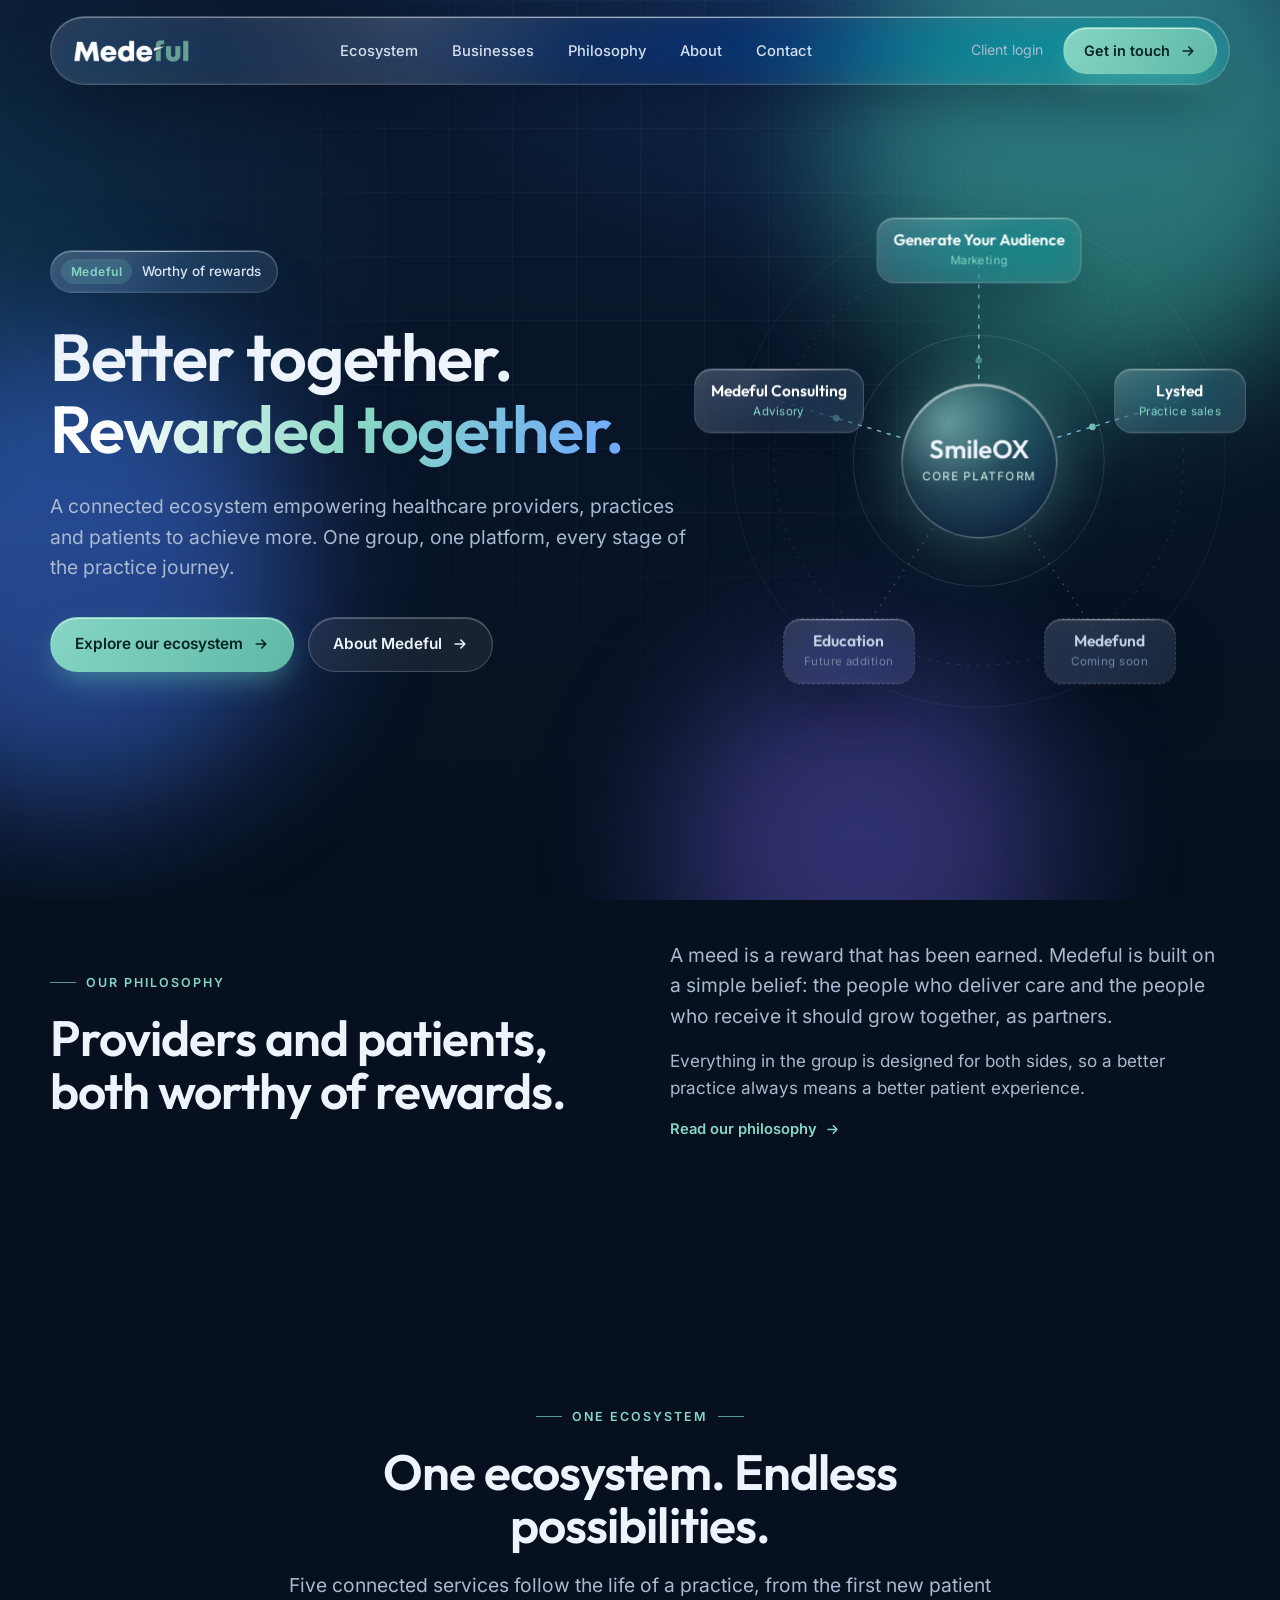
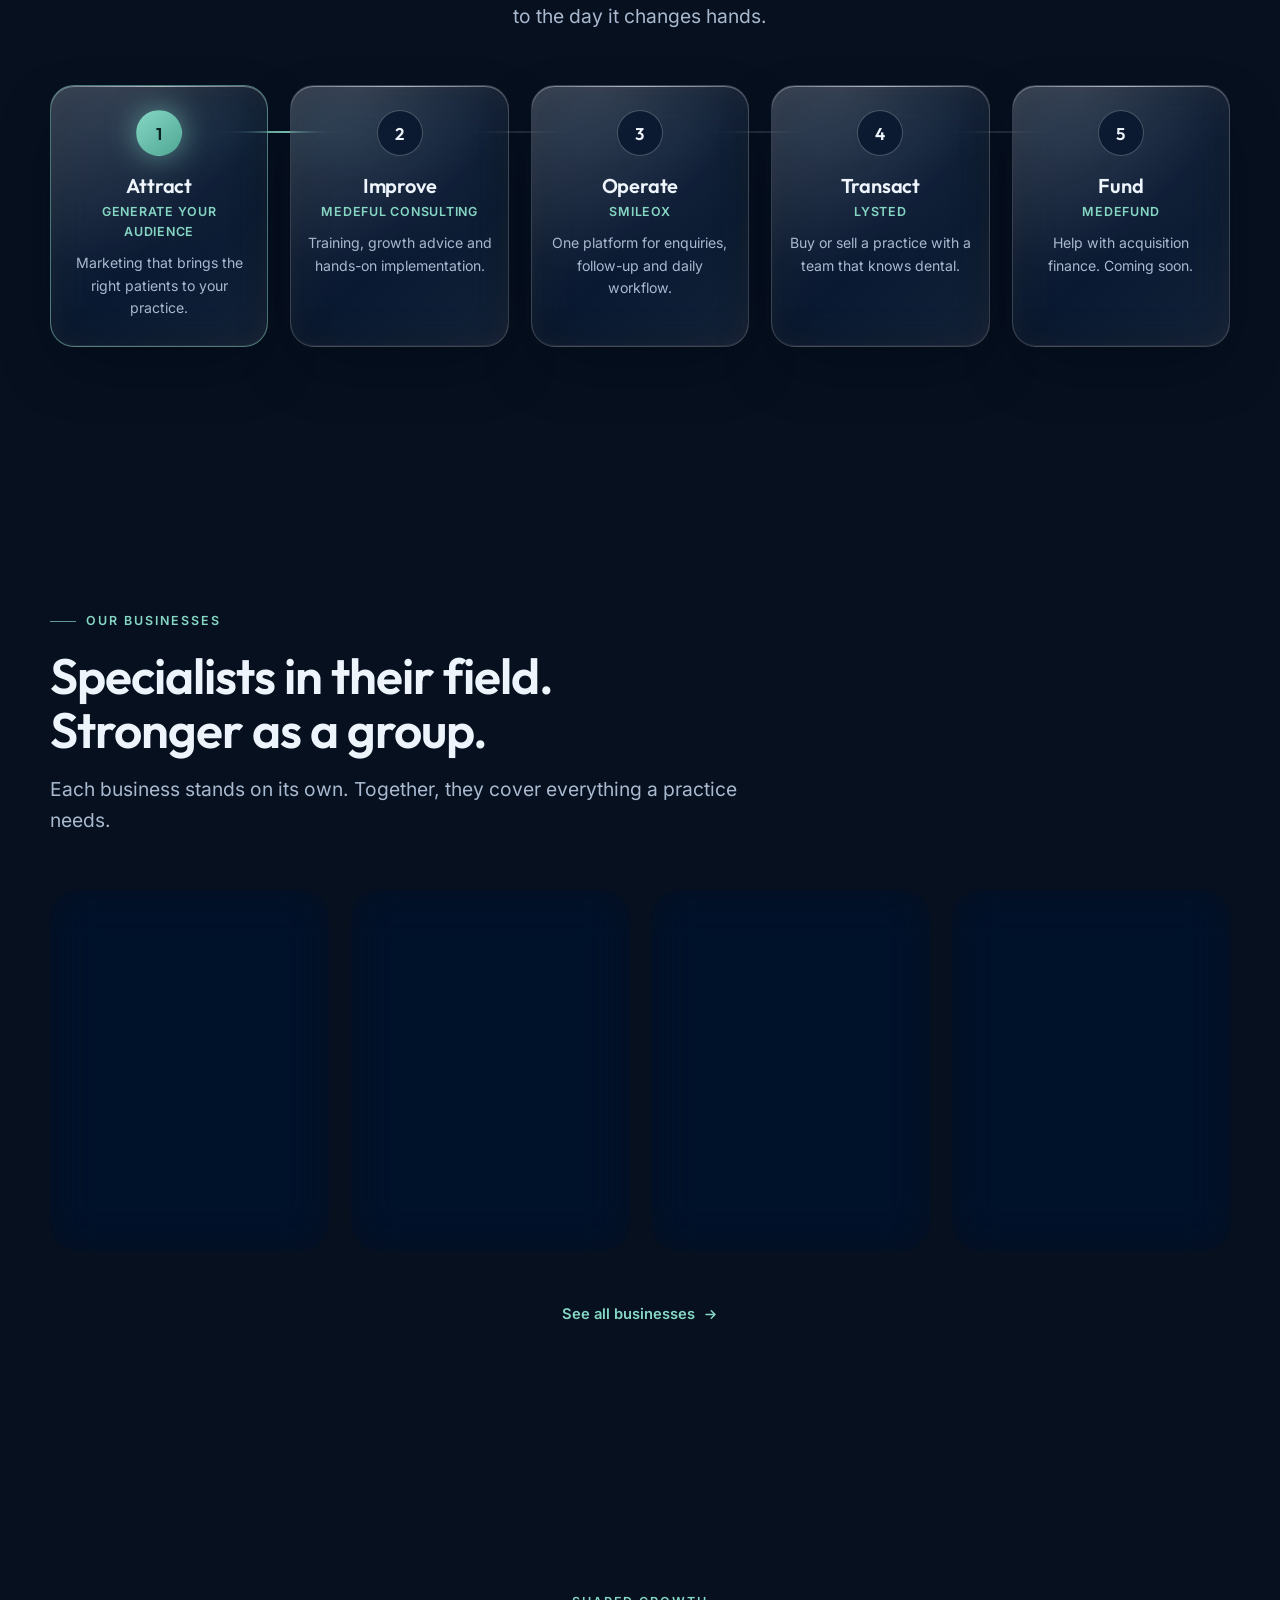
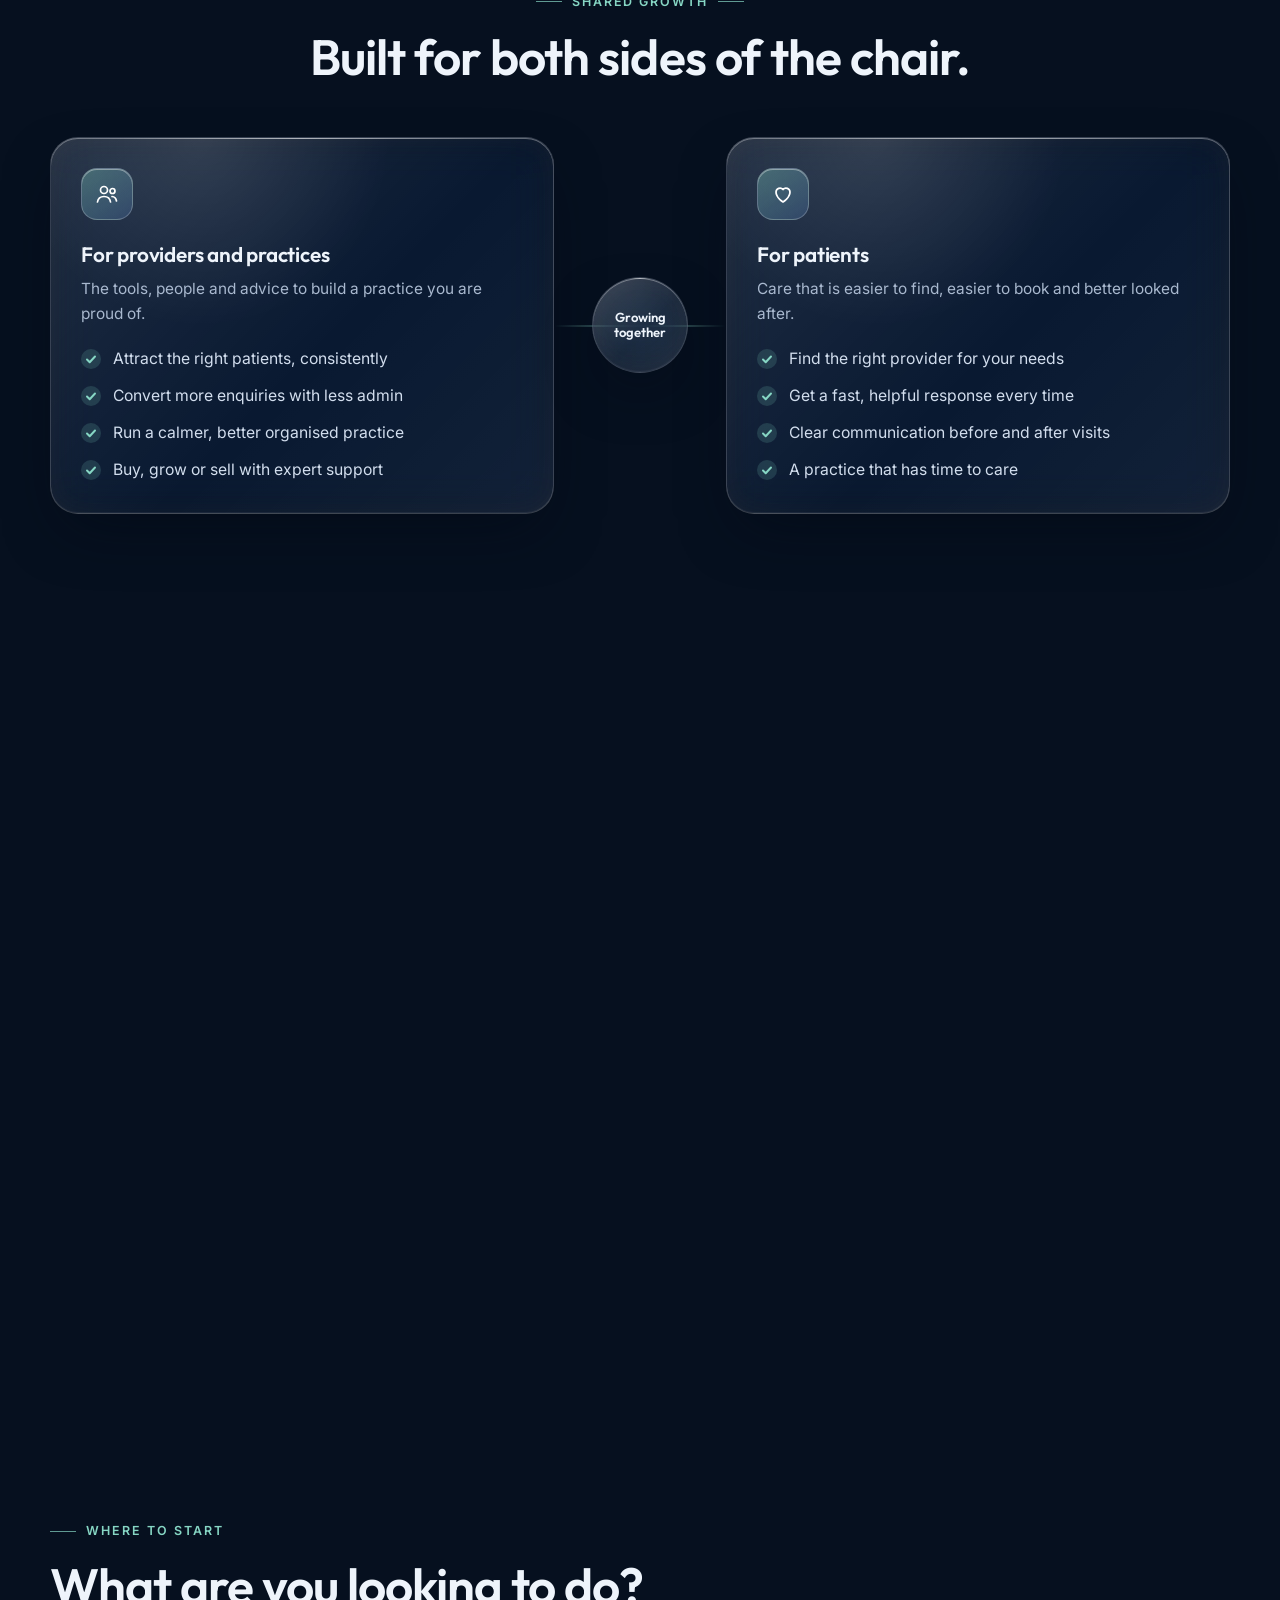
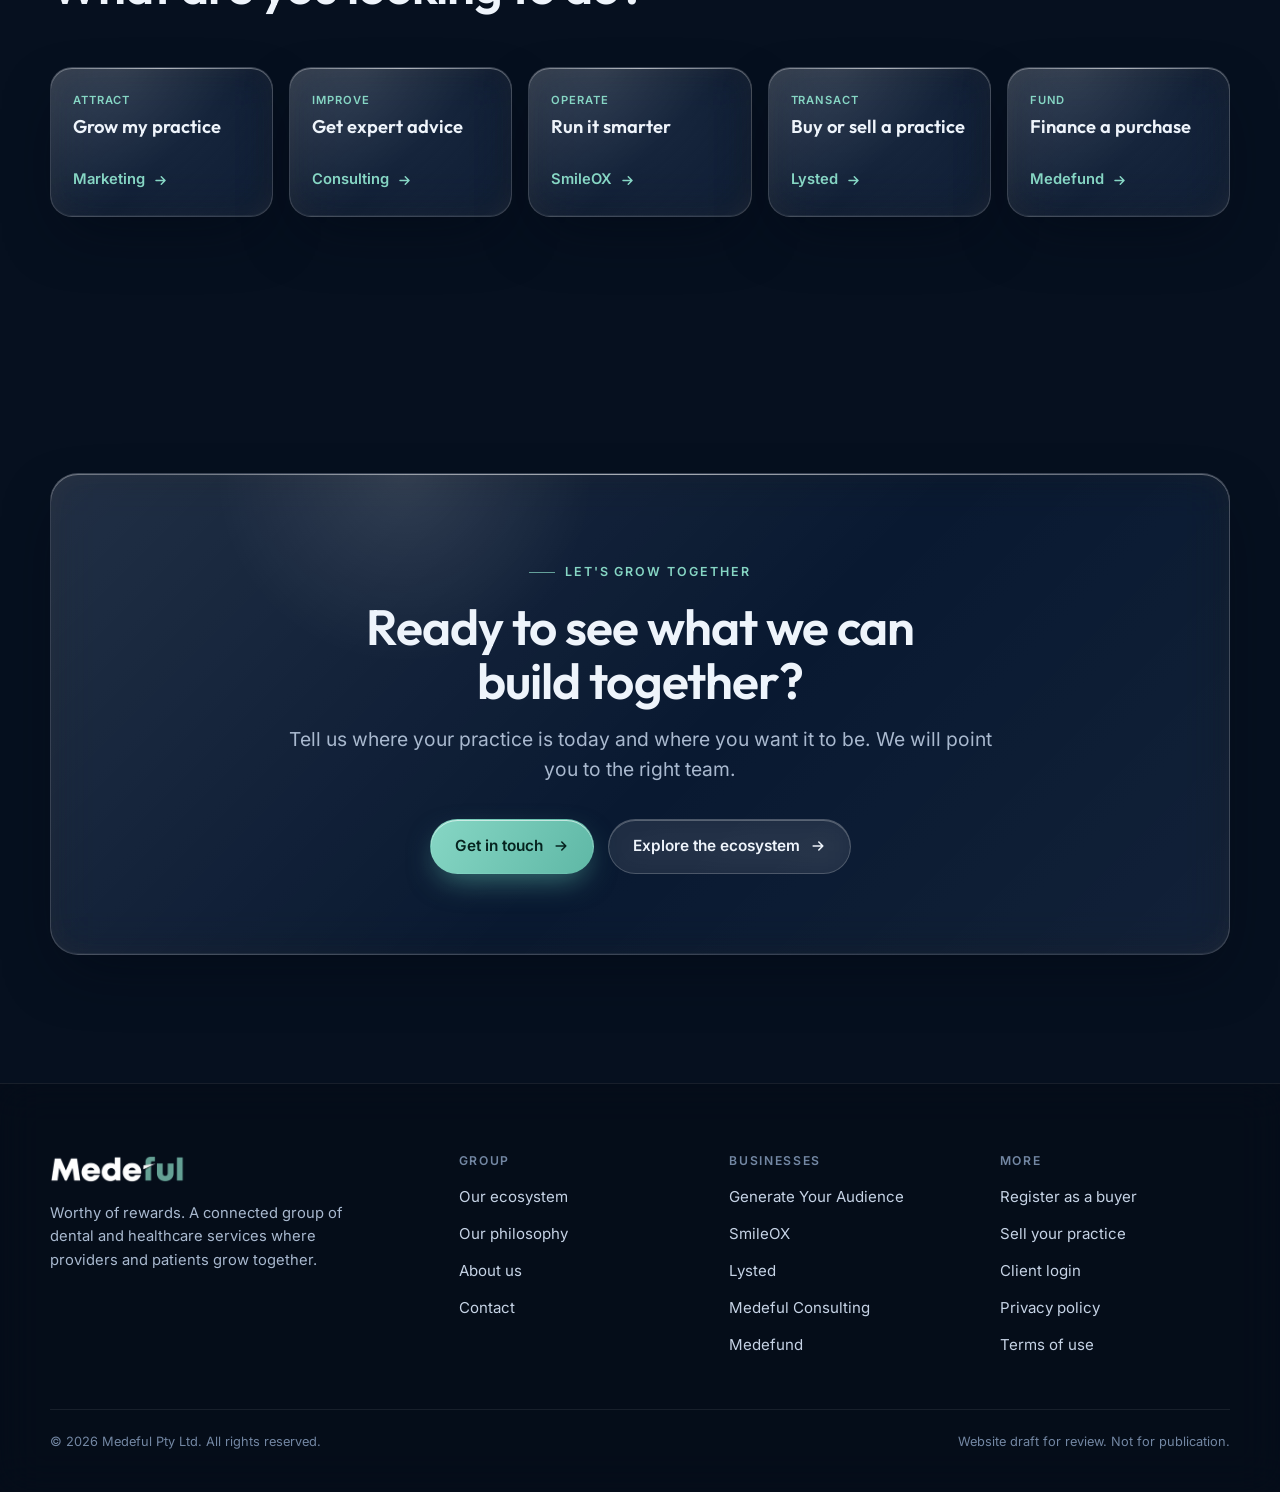
<file: index.html>
<!DOCTYPE html>
<html lang="en-AU">
<head>
<meta charset="utf-8">
<meta name="viewport" content="width=device-width, initial-scale=1">
<title>Medeful | Better together. Rewarded together.</title>
<meta name="description" content="Medeful is a connected group of dental and healthcare services where providers and patients grow together.">
<meta name="robots" content="noindex">
<meta name="theme-color" content="#0a1930">
<link rel="icon" href="assets/favicon.svg" type="image/svg+xml">
<link rel="stylesheet" href="assets/styles.css">
</head>
<body>
<div class="ambient" aria-hidden="true"><div class="orb a"></div><div class="orb b"></div><div class="orb c"></div></div>
<header class="nav">
  <div class="wrap"><div class="nav-inner glass">
    <a class="nav-logo" href="index.html" aria-label="Medeful home"><img src="assets/logo-dark.png" alt="Medeful" width="119" height="26"></a>
    <ul class="nav-links"><li><a href="ecosystem.html">Ecosystem</a></li><li><a href="businesses.html">Businesses</a></li><li><a href="philosophy.html">Philosophy</a></li><li><a href="about.html">About</a></li><li><a href="contact.html">Contact</a></li></ul>
    <div class="nav-cta"><a class="login" href="#">Client login</a><a class="btn btn-primary" href="contact.html">Get in touch <svg viewBox="0 0 20 20" fill="none" stroke="currentColor" stroke-width="2" stroke-linecap="round" stroke-linejoin="round"><path d="M4 10h12M11 5l5 5-5 5"/></svg></a>
      <button class="burger" aria-label="Menu" aria-expanded="false"><span></span><span></span><span></span></button></div>
  </div></div>
  <nav class="mobile-menu glass"><a href="ecosystem.html">Ecosystem</a><a href="businesses.html">Businesses</a><a href="philosophy.html">Philosophy</a><a href="about.html">About</a><a href="contact.html">Contact</a><a href="#">Client login</a><a class="btn btn-primary" href="contact.html">Get in touch <svg viewBox="0 0 20 20" fill="none" stroke="currentColor" stroke-width="2" stroke-linecap="round" stroke-linejoin="round"><path d="M4 10h12M11 5l5 5-5 5"/></svg></a></nav>
</header>
<main>

<section class="hero"><div class="wrap hero-grid">
  <div>
    <div class="pill glass reveal"><b>Medeful</b> Worthy of rewards</div>
    <h1 class="reveal" style="--d:.08s">Better together.<br><span class="grad">Rewarded together.</span></h1>
    <p class="lead reveal" style="--d:.16s">A connected ecosystem empowering healthcare providers, practices and patients to achieve more. One group, one platform, every stage of the practice journey.</p>
    <div class="btn-row reveal" style="--d:.24s"><a class="btn btn-primary" href="ecosystem.html">Explore our ecosystem <svg viewBox="0 0 20 20" fill="none" stroke="currentColor" stroke-width="2" stroke-linecap="round" stroke-linejoin="round"><path d="M4 10h12M11 5l5 5-5 5"/></svg></a><a class="btn btn-ghost" href="about.html">About Medeful <svg viewBox="0 0 20 20" fill="none" stroke="currentColor" stroke-width="2" stroke-linecap="round" stroke-linejoin="round"><path d="M4 10h12M11 5l5 5-5 5"/></svg></a></div>
  </div>
  <div class="reveal" style="--d:.2s"><div class="eco ">
  <svg viewBox="0 0 600 600" aria-hidden="true">
    <defs><linearGradient id="spokeGrad" gradientUnits="userSpaceOnUse" x1="0" y1="0" x2="600" y2="600"><stop offset="0" stop-color="#86d6c4"/><stop offset="1" stop-color="#6fa8ff"/></linearGradient></defs>
    <circle class="ring" cx="300" cy="300" r="150"/><circle class="ring dash" cx="300" cy="300" r="245"/><circle class="ring" cx="300" cy="300" r="295" opacity=".5"/>
    <line class="spoke" x1="300" y1="202" x2="300" y2="48"/><line class="spoke" x1="394" y1="272" x2="540" y2="228"/><line class="spoke soft" x1="355" y1="381" x2="456" y2="528"/><line class="spoke soft" x1="245" y1="381" x2="144" y2="528"/><line class="spoke" x1="206" y1="272" x2="60" y2="228"/><circle r="4" fill="#86d6c4"><animateMotion dur="3.0s" repeatCount="indefinite" path="M300,48 L300,202"/><animate attributeName="opacity" values="0;1;1;0" dur="3.0s" repeatCount="indefinite"/></circle><circle r="4" fill="#86d6c4"><animateMotion dur="3.6s" repeatCount="indefinite" path="M540,228 L394,272"/><animate attributeName="opacity" values="0;1;1;0" dur="3.6s" repeatCount="indefinite"/></circle><circle r="4" fill="#86d6c4"><animateMotion dur="5.4s" repeatCount="indefinite" path="M60,228 L206,272"/><animate attributeName="opacity" values="0;1;1;0" dur="5.4s" repeatCount="indefinite"/></circle>
  </svg>
  <a class="eco-core" href="smileox.html"><span><strong>SmileOX</strong><small>Core platform</small></span></a>
  <a class="eco-node glass " href="generate-your-audience.html" style="left:50%;top:8%"><b>Generate Your Audience</b><span>Marketing</span></a><a class="eco-node glass " href="lysted.html" style="left:90%;top:38%"><b>Lysted</b><span>Practice sales</span></a><a class="eco-node glass future" href="medefund.html" style="left:76%;top:88%"><b>Medefund</b><span>Coming soon</span></a><a class="eco-node glass future" href="businesses.html" style="left:24%;top:88%"><b>Education</b><span>Future addition</span></a><a class="eco-node glass " href="consulting.html" style="left:10%;top:38%"><b>Medeful Consulting</b><span>Advisory</span></a>
</div></div>
</div></section>

<section><div class="wrap split">
  <div class="reveal"><span class="eyebrow">Our philosophy</span><h2>Providers and patients, both worthy of rewards.</h2></div>
  <div class="reveal" style="--d:.12s"><p class="lead">A meed is a reward that has been earned. Medeful is built on a simple belief: the people who deliver care and the people who receive it should grow together, as partners.</p><p style="margin-top:16px">Everything in the group is designed for both sides, so a better practice always means a better patient experience.</p><a href="philosophy.html"><span class="link">Read our philosophy <svg viewBox="0 0 20 20" fill="none" stroke="currentColor" stroke-width="2" stroke-linecap="round" stroke-linejoin="round"><path d="M4 10h12M11 5l5 5-5 5"/></svg></span></a></div>
</div></section>

<section><div class="wrap">
  <div class="section-head center reveal"><span class="eyebrow">One ecosystem</span><h2>One ecosystem. Endless possibilities.</h2><p class="lead">Five connected services follow the life of a practice, from the first new patient to the day it changes hands.</p></div>
  <div class="journey"><div class="journey-track"><i></i></div><div class="grid g5"><div class="step glass reveal" style="--d:0.0s"><div class="n">1</div><h3>Attract</h3><div class="who">Generate Your Audience</div><p>Marketing that brings the right patients to your practice.</p></div><div class="step glass reveal" style="--d:0.08s"><div class="n">2</div><h3>Improve</h3><div class="who">Medeful Consulting</div><p>Training, growth advice and hands-on implementation.</p></div><div class="step glass reveal" style="--d:0.16s"><div class="n">3</div><h3>Operate</h3><div class="who">SmileOX</div><p>One platform for enquiries, follow-up and daily workflow.</p></div><div class="step glass reveal" style="--d:0.24s"><div class="n">4</div><h3>Transact</h3><div class="who">Lysted</div><p>Buy or sell a practice with a team that knows dental.</p></div><div class="step glass reveal" style="--d:0.32s"><div class="n">5</div><h3>Fund</h3><div class="who">Medefund</div><p>Help with acquisition finance. Coming soon.</p></div></div></div>
</div></section>

<section><div class="wrap">
  <div class="section-head reveal"><span class="eyebrow">Our businesses</span><h2>Specialists in their field. Stronger as a group.</h2><p class="lead">Each business stands on its own. Together, they cover everything a practice needs.</p></div>
  <div class="grid g4"><a class="card glass biz-card reveal" style="--d:0.0s" href="generate-your-audience.html"><div class="icon"><svg viewBox="0 0 24 24"><path d="M4 19h16M6 16l4-5 3 3 5-7"/><path d="M14 7h4v4"/></svg></div><span class="tag">Marketing and growth</span><h3>Generate Your Audience</h3><p>Digital marketing, lead generation and websites built for dental practices.</p><span class="link">Learn more <svg viewBox="0 0 20 20" fill="none" stroke="currentColor" stroke-width="2" stroke-linecap="round" stroke-linejoin="round"><path d="M4 10h12M11 5l5 5-5 5"/></svg></span></a><a class="card glass biz-card reveal" style="--d:0.07s" href="smileox.html"><div class="icon"><svg viewBox="0 0 24 24"><rect x="6" y="6" width="12" height="12" rx="3"/><path d="M9 2v4M15 2v4M9 18v4M15 18v4M2 9h4M2 15h4M18 9h4M18 15h4"/></svg></div><span class="tag">Technology and CRM</span><h3>SmileOX</h3><p>The platform that connects every enquiry, patient conversation and workflow.</p><span class="link">Learn more <svg viewBox="0 0 20 20" fill="none" stroke="currentColor" stroke-width="2" stroke-linecap="round" stroke-linejoin="round"><path d="M4 10h12M11 5l5 5-5 5"/></svg></span></a><a class="card glass biz-card reveal" style="--d:0.14s" href="lysted.html"><div class="icon"><svg viewBox="0 0 24 24"><circle cx="8" cy="14" r="4"/><path d="M11 11l9-9M16 6l3 3M14 8l2 2"/></svg></div><span class="tag">Practice sales</span><h3>Lysted</h3><p>Buying, selling and brokerage for dental practices, handled in confidence.</p><span class="link">Learn more <svg viewBox="0 0 20 20" fill="none" stroke="currentColor" stroke-width="2" stroke-linecap="round" stroke-linejoin="round"><path d="M4 10h12M11 5l5 5-5 5"/></svg></span></a><a class="card glass biz-card reveal" style="--d:0.21000000000000002s" href="consulting.html"><div class="icon"><svg viewBox="0 0 24 24"><circle cx="12" cy="12" r="9"/><path d="M15.5 8.5l-2 5-5 2 2-5z"/></svg></div><span class="tag">Business advisory</span><h3>Medeful Consulting</h3><p>Training, growth advice and implementation for practice owners and teams.</p><span class="link">Learn more <svg viewBox="0 0 20 20" fill="none" stroke="currentColor" stroke-width="2" stroke-linecap="round" stroke-linejoin="round"><path d="M4 10h12M11 5l5 5-5 5"/></svg></span></a></div>
  <div class="center" style="margin-top:36px"><a href="businesses.html" class="reveal" style="display:inline-block"><span class="link">See all businesses <svg viewBox="0 0 20 20" fill="none" stroke="currentColor" stroke-width="2" stroke-linecap="round" stroke-linejoin="round"><path d="M4 10h12M11 5l5 5-5 5"/></svg></span></a></div>
</div></section>

<section><div class="wrap">
  <div class="section-head center reveal"><span class="eyebrow">Shared growth</span><h2>Built for both sides of the chair.</h2></div>
  <div class="dual">
    <div class="card glass reveal"><div class="icon"><svg viewBox="0 0 24 24"><circle cx="9" cy="8" r="3.5"/><path d="M2.5 20c.5-3.5 3-5.5 6.5-5.5s6 2 6.5 5.5"/><circle cx="17.5" cy="9" r="2.5"/><path d="M17 14.5c2.5.2 4 1.7 4.5 4.5"/></svg></div><h3>For providers and practices</h3><p>The tools, people and advice to build a practice you are proud of.</p>
      <ul class="checks"><li>Attract the right patients, consistently</li><li>Convert more enquiries with less admin</li><li>Run a calmer, better organised practice</li><li>Buy, grow or sell with expert support</li></ul></div>
    <div class="mid reveal" style="--d:.1s"><div class="knot glass">Growing<br>together</div></div>
    <div class="card glass reveal" style="--d:.2s"><div class="icon"><svg viewBox="0 0 24 24"><path d="M12 20s-7-4.5-7-10a4 4 0 017-2.5A4 4 0 0119 10c0 5.5-7 10-7 10z"/></svg></div><h3>For patients</h3><p>Care that is easier to find, easier to book and better looked after.</p>
      <ul class="checks"><li>Find the right provider for your needs</li><li>Get a fast, helpful response every time</li><li>Clear communication before and after visits</li><li>A practice that has time to care</li></ul></div>
  </div>
</div></section>

<section><div class="wrap"><div class="band glass reveal">
  <div><span class="eyebrow">Powered by SmileOX</span><h2 style="font-size:clamp(1.8rem,3.4vw,2.6rem);margin-bottom:16px">One platform connecting every service.</h2><p>Marketing, consulting, practice sales and finance all run through SmileOX, so nothing falls between the cracks and every relationship lives in one place.</p>
    <ul class="checks"><li>Every enquiry captured and followed up</li><li>Pipelines for patients, buyers and sellers</li><li>Automated emails and reminders</li></ul><a href="smileox.html"><span class="link">Discover SmileOX <svg viewBox="0 0 20 20" fill="none" stroke="currentColor" stroke-width="2" stroke-linecap="round" stroke-linejoin="round"><path d="M4 10h12M11 5l5 5-5 5"/></svg></span></a></div>
  <div class="mock" aria-hidden="true"><div class="bar"><i></i><i></i><i></i></div><div class="cols">
    <div class="col"><h5>New</h5><div class="chip"></div><div class="chip"></div><div class="chip"></div></div>
    <div class="col"><h5>Contacted</h5><div class="chip"></div><div class="chip"></div></div>
    <div class="col"><h5>Booked</h5><div class="chip"></div><div class="chip"></div><div class="chip"></div></div>
    <div class="col"><h5>Won</h5><div class="chip"></div></div></div></div>
</div></div></section>

<section><div class="wrap">
  <div class="section-head reveal"><span class="eyebrow">Where to start</span><h2>What are you looking to do?</h2></div>
  <div class="paths">
    <a class="path glass card reveal" href="generate-your-audience.html"><small>Attract</small><b>Grow my practice</b><span class="link">Marketing <svg viewBox="0 0 20 20" fill="none" stroke="currentColor" stroke-width="2" stroke-linecap="round" stroke-linejoin="round"><path d="M4 10h12M11 5l5 5-5 5"/></svg></span></a>
    <a class="path glass card reveal" style="--d:.06s" href="consulting.html"><small>Improve</small><b>Get expert advice</b><span class="link">Consulting <svg viewBox="0 0 20 20" fill="none" stroke="currentColor" stroke-width="2" stroke-linecap="round" stroke-linejoin="round"><path d="M4 10h12M11 5l5 5-5 5"/></svg></span></a>
    <a class="path glass card reveal" style="--d:.12s" href="smileox.html"><small>Operate</small><b>Run it smarter</b><span class="link">SmileOX <svg viewBox="0 0 20 20" fill="none" stroke="currentColor" stroke-width="2" stroke-linecap="round" stroke-linejoin="round"><path d="M4 10h12M11 5l5 5-5 5"/></svg></span></a>
    <a class="path glass card reveal" style="--d:.18s" href="lysted.html"><small>Transact</small><b>Buy or sell a practice</b><span class="link">Lysted <svg viewBox="0 0 20 20" fill="none" stroke="currentColor" stroke-width="2" stroke-linecap="round" stroke-linejoin="round"><path d="M4 10h12M11 5l5 5-5 5"/></svg></span></a>
    <a class="path glass card reveal" style="--d:.24s" href="medefund.html"><small>Fund</small><b>Finance a purchase</b><span class="link">Medefund <svg viewBox="0 0 20 20" fill="none" stroke="currentColor" stroke-width="2" stroke-linecap="round" stroke-linejoin="round"><path d="M4 10h12M11 5l5 5-5 5"/></svg></span></a>
  </div>
</div></section>
<section><div class="wrap"><div class="cta glass reveal"><span class="eyebrow">Let's grow together</span><h2>Ready to see what we can build together?</h2><p class="lead" style="margin-inline:auto">Tell us where your practice is today and where you want it to be. We will point you to the right team.</p><div class="btn-row"><a class="btn btn-primary" href="contact.html">Get in touch <svg viewBox="0 0 20 20" fill="none" stroke="currentColor" stroke-width="2" stroke-linecap="round" stroke-linejoin="round"><path d="M4 10h12M11 5l5 5-5 5"/></svg></a><a class="btn btn-ghost" href="ecosystem.html">Explore the ecosystem <svg viewBox="0 0 20 20" fill="none" stroke="currentColor" stroke-width="2" stroke-linecap="round" stroke-linejoin="round"><path d="M4 10h12M11 5l5 5-5 5"/></svg></a></div></div></div></section>

</main>
<footer>
  <div class="wrap">
    <div class="foot">
      <div><img src="assets/logo-dark.png" alt="Medeful" width="137" height="30"><p>Worthy of rewards. A connected group of dental and healthcare services where providers and patients grow together.</p></div>
      <div><h4>Group</h4><ul><li><a href="ecosystem.html">Our ecosystem</a></li><li><a href="philosophy.html">Our philosophy</a></li><li><a href="about.html">About us</a></li><li><a href="contact.html">Contact</a></li></ul></div>
      <div><h4>Businesses</h4><ul><li><a href="generate-your-audience.html">Generate Your Audience</a></li><li><a href="smileox.html">SmileOX</a></li><li><a href="lysted.html">Lysted</a></li><li><a href="consulting.html">Medeful Consulting</a></li><li><a href="medefund.html">Medefund</a></li></ul></div>
      <div><h4>More</h4><ul><li><a href="lysted.html#register">Register as a buyer</a></li><li><a href="lysted.html#sell">Sell your practice</a></li><li><a href="#">Client login</a></li><li><a href="#">Privacy policy</a></li><li><a href="#">Terms of use</a></li></ul></div>
    </div>
    <div class="legal"><span>&copy; 2026 Medeful Pty Ltd. All rights reserved.</span><span>Website draft for review. Not for publication.</span></div>
  </div>
</footer>
<script src="assets/app.js" defer></script>
</body>
</html>
</file>
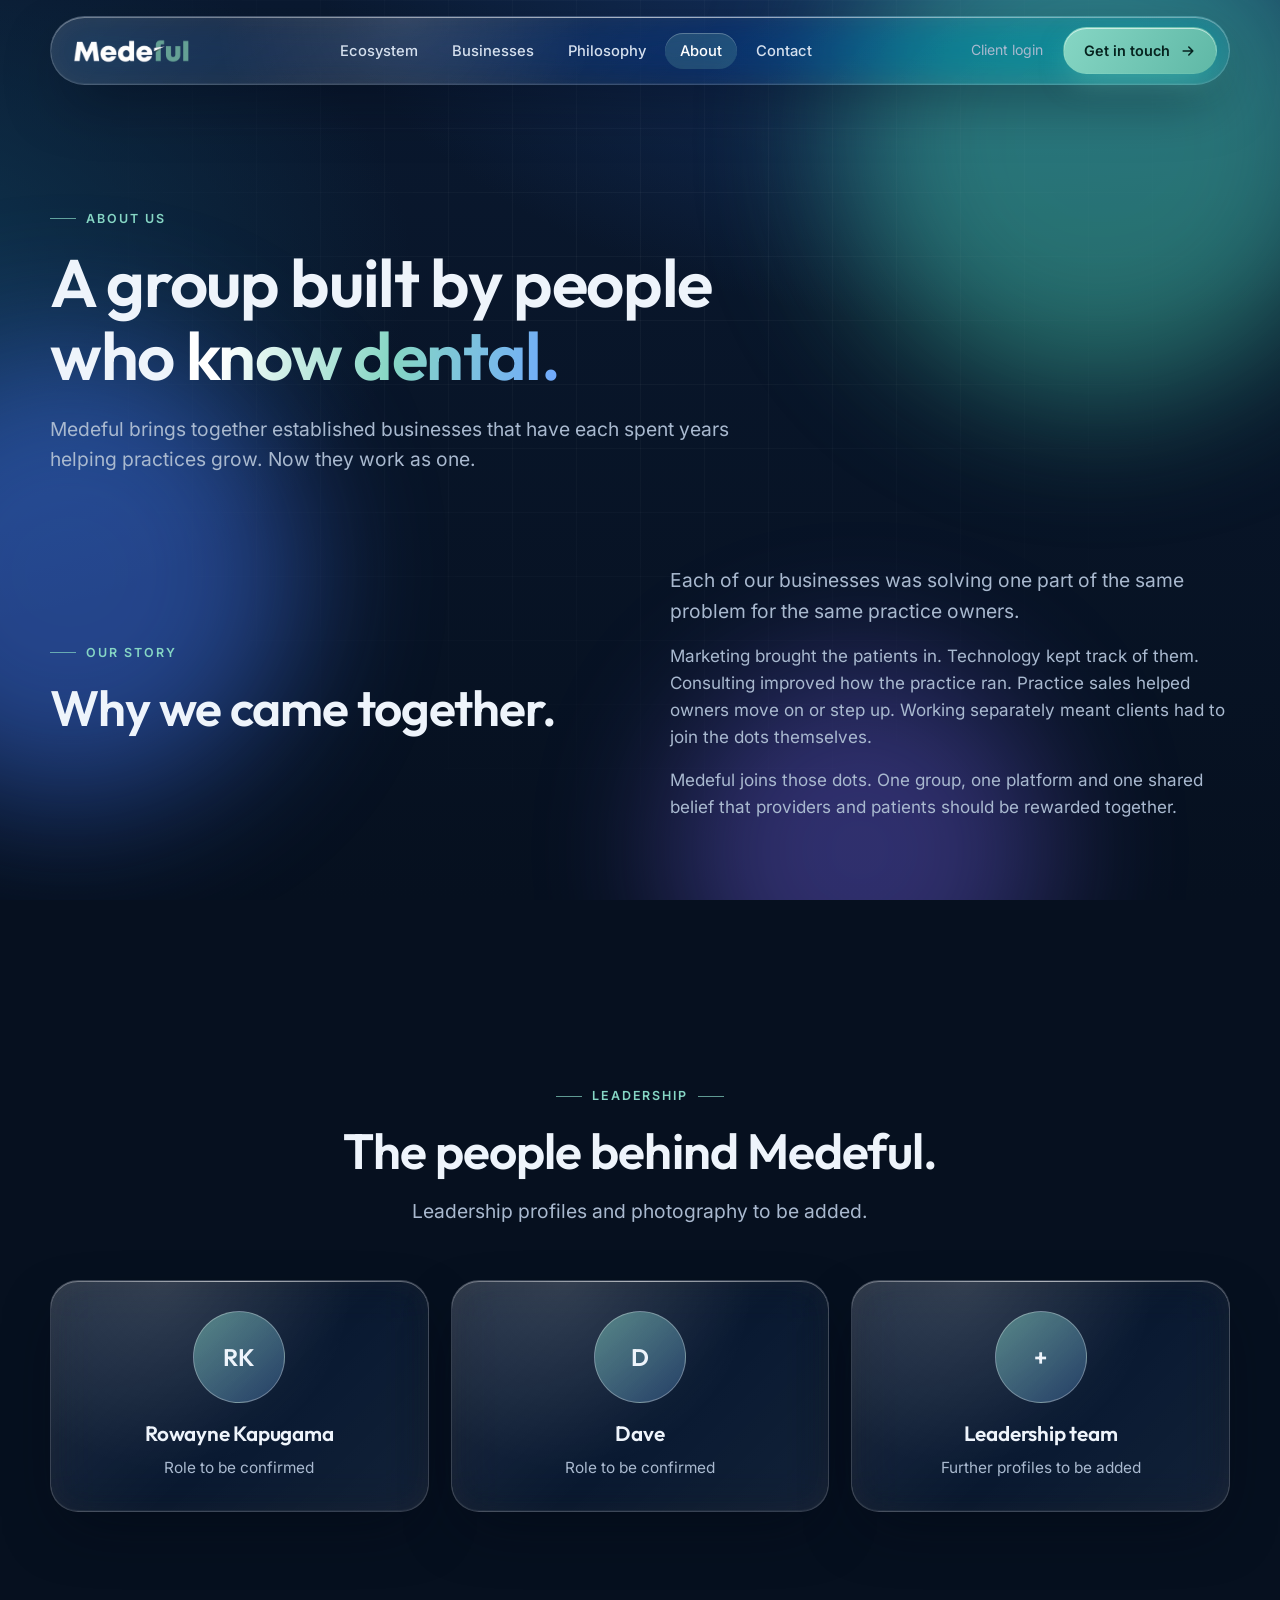
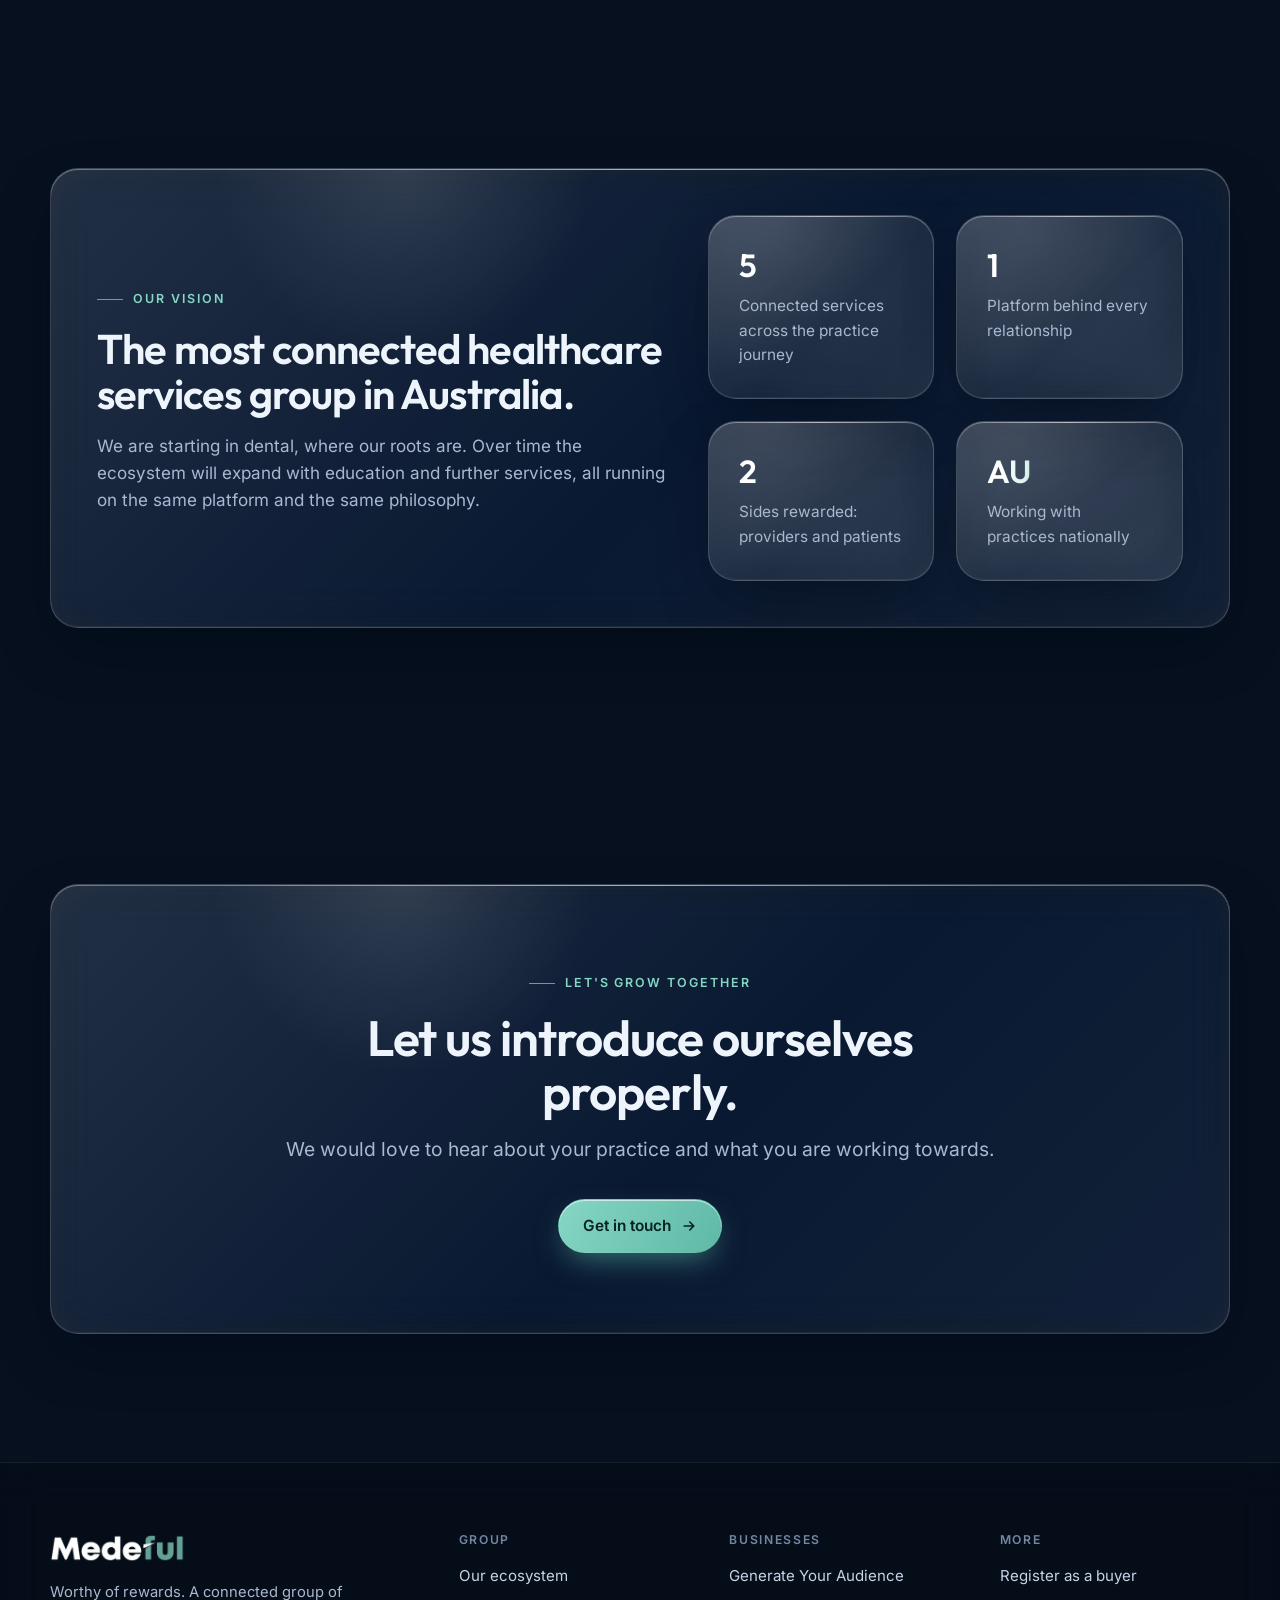
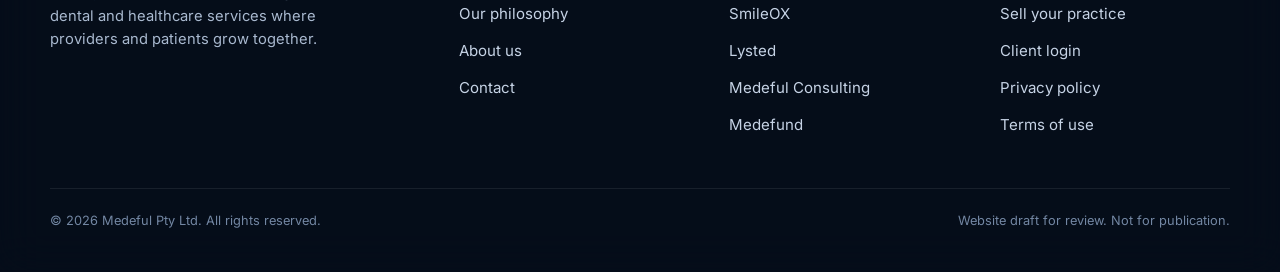
<file: about.html>
<!DOCTYPE html>
<html lang="en-AU">
<head>
<meta charset="utf-8">
<meta name="viewport" content="width=device-width, initial-scale=1">
<title>About Us | Medeful</title>
<meta name="description" content="The story, leadership and vision behind the Medeful group.">
<meta name="robots" content="noindex">
<meta name="theme-color" content="#0a1930">
<link rel="icon" href="assets/favicon.svg" type="image/svg+xml">
<link rel="stylesheet" href="assets/styles.css">
</head>
<body>
<div class="ambient" aria-hidden="true"><div class="orb a"></div><div class="orb b"></div><div class="orb c"></div></div>
<header class="nav">
  <div class="wrap"><div class="nav-inner glass">
    <a class="nav-logo" href="index.html" aria-label="Medeful home"><img src="assets/logo-dark.png" alt="Medeful" width="119" height="26"></a>
    <ul class="nav-links"><li><a href="ecosystem.html">Ecosystem</a></li><li><a href="businesses.html">Businesses</a></li><li><a href="philosophy.html">Philosophy</a></li><li><a href="about.html" class="active">About</a></li><li><a href="contact.html">Contact</a></li></ul>
    <div class="nav-cta"><a class="login" href="#">Client login</a><a class="btn btn-primary" href="contact.html">Get in touch <svg viewBox="0 0 20 20" fill="none" stroke="currentColor" stroke-width="2" stroke-linecap="round" stroke-linejoin="round"><path d="M4 10h12M11 5l5 5-5 5"/></svg></a>
      <button class="burger" aria-label="Menu" aria-expanded="false"><span></span><span></span><span></span></button></div>
  </div></div>
  <nav class="mobile-menu glass"><a href="ecosystem.html">Ecosystem</a><a href="businesses.html">Businesses</a><a href="philosophy.html">Philosophy</a><a href="about.html" class="active">About</a><a href="contact.html">Contact</a><a href="#">Client login</a><a class="btn btn-primary" href="contact.html">Get in touch <svg viewBox="0 0 20 20" fill="none" stroke="currentColor" stroke-width="2" stroke-linecap="round" stroke-linejoin="round"><path d="M4 10h12M11 5l5 5-5 5"/></svg></a></nav>
</header>
<main>

<section class="page-hero"><div class="wrap">
  <span class="eyebrow reveal">About us</span>
  <h1 class="reveal" style="--d:.08s">A group built by people who <span class="grad">know dental.</span></h1>
  <p class="lead reveal" style="--d:.16s">Medeful brings together established businesses that have each spent years helping practices grow. Now they work as one.</p>
</div></section>
<section style="padding-top:20px"><div class="wrap split">
  <div class="reveal"><span class="eyebrow">Our story</span><h2 style="margin-bottom:18px">Why we came together.</h2></div>
  <div class="reveal" style="--d:.12s"><p class="lead">Each of our businesses was solving one part of the same problem for the same practice owners.</p><p style="margin-top:16px">Marketing brought the patients in. Technology kept track of them. Consulting improved how the practice ran. Practice sales helped owners move on or step up. Working separately meant clients had to join the dots themselves.</p><p style="margin-top:16px">Medeful joins those dots. One group, one platform and one shared belief that providers and patients should be rewarded together.</p></div>
</div></section>
<section><div class="wrap">
  <div class="section-head center reveal"><span class="eyebrow">Leadership</span><h2>The people behind Medeful.</h2><p class="lead">Leadership profiles and photography to be added.</p></div>
  <div class="grid g3">
    <div class="card glass person reveal"><div class="avatar">RK</div><h3>Rowayne Kapugama</h3><p>Role to be confirmed</p></div>
    <div class="card glass person reveal" style="--d:.08s"><div class="avatar">D</div><h3>Dave</h3><p>Role to be confirmed</p></div>
    <div class="card glass person reveal" style="--d:.16s"><div class="avatar">+</div><h3>Leadership team</h3><p>Further profiles to be added</p></div>
  </div>
</div></section>
<section><div class="wrap"><div class="band glass reveal">
  <div><span class="eyebrow">Our vision</span><h2 style="font-size:clamp(1.8rem,3.4vw,2.6rem);margin-bottom:16px">The most connected healthcare services group in Australia.</h2><p>We are starting in dental, where our roots are. Over time the ecosystem will expand with education and further services, all running on the same platform and the same philosophy.</p></div>
  <div class="grid g2">
    <div class="card glass"><h3 class="grad" style="font-size:2rem">5</h3><p>Connected services across the practice journey</p></div>
    <div class="card glass"><h3 class="grad" style="font-size:2rem">1</h3><p>Platform behind every relationship</p></div>
    <div class="card glass"><h3 class="grad" style="font-size:2rem">2</h3><p>Sides rewarded: providers and patients</p></div>
    <div class="card glass"><h3 class="grad" style="font-size:2rem">AU</h3><p>Working with practices nationally</p></div>
  </div>
</div></div></section>
<section><div class="wrap"><div class="cta glass reveal"><span class="eyebrow">Let's grow together</span><h2>Let us introduce ourselves properly.</h2><p class="lead" style="margin-inline:auto">We would love to hear about your practice and what you are working towards.</p><div class="btn-row"><a class="btn btn-primary" href="contact.html">Get in touch <svg viewBox="0 0 20 20" fill="none" stroke="currentColor" stroke-width="2" stroke-linecap="round" stroke-linejoin="round"><path d="M4 10h12M11 5l5 5-5 5"/></svg></a></div></div></div></section>

</main>
<footer>
  <div class="wrap">
    <div class="foot">
      <div><img src="assets/logo-dark.png" alt="Medeful" width="137" height="30"><p>Worthy of rewards. A connected group of dental and healthcare services where providers and patients grow together.</p></div>
      <div><h4>Group</h4><ul><li><a href="ecosystem.html">Our ecosystem</a></li><li><a href="philosophy.html">Our philosophy</a></li><li><a href="about.html">About us</a></li><li><a href="contact.html">Contact</a></li></ul></div>
      <div><h4>Businesses</h4><ul><li><a href="generate-your-audience.html">Generate Your Audience</a></li><li><a href="smileox.html">SmileOX</a></li><li><a href="lysted.html">Lysted</a></li><li><a href="consulting.html">Medeful Consulting</a></li><li><a href="medefund.html">Medefund</a></li></ul></div>
      <div><h4>More</h4><ul><li><a href="lysted.html#register">Register as a buyer</a></li><li><a href="lysted.html#sell">Sell your practice</a></li><li><a href="#">Client login</a></li><li><a href="#">Privacy policy</a></li><li><a href="#">Terms of use</a></li></ul></div>
    </div>
    <div class="legal"><span>&copy; 2026 Medeful Pty Ltd. All rights reserved.</span><span>Website draft for review. Not for publication.</span></div>
  </div>
</footer>
<script src="assets/app.js" defer></script>
</body>
</html>
</file>
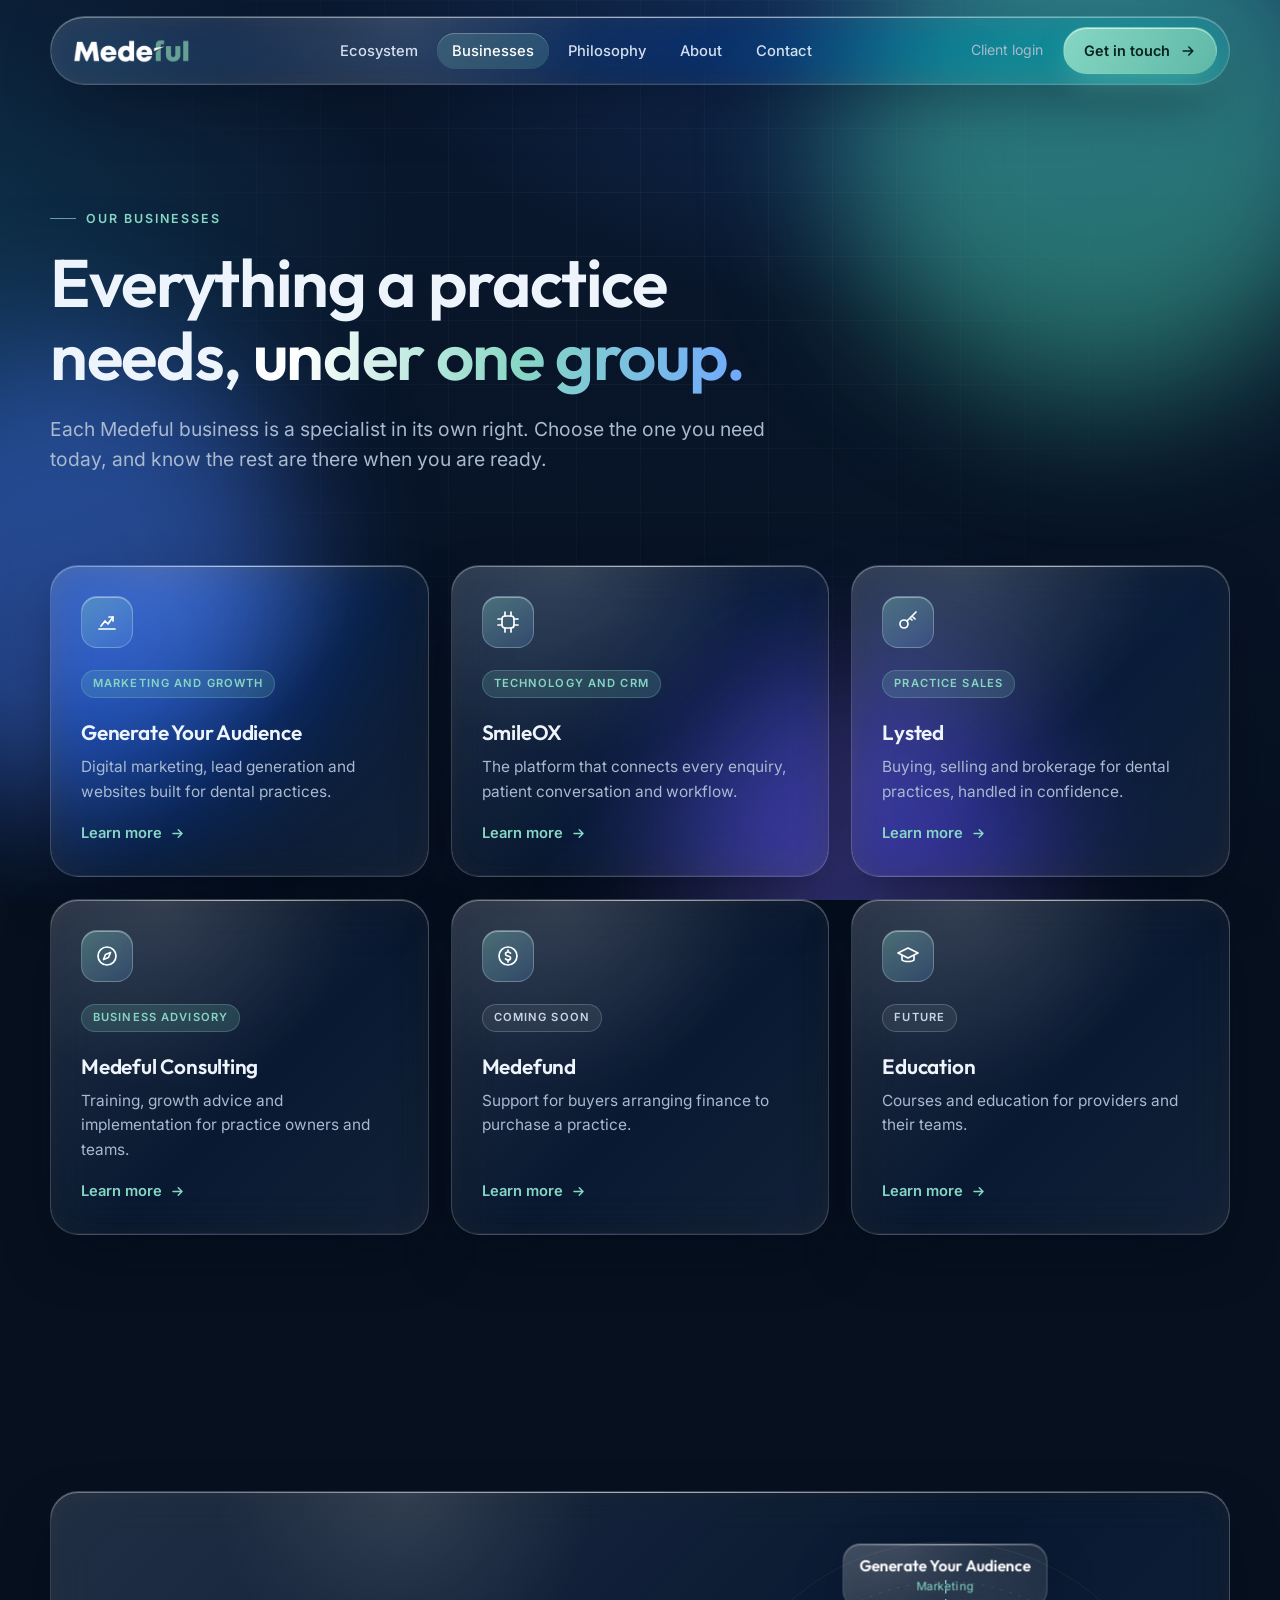
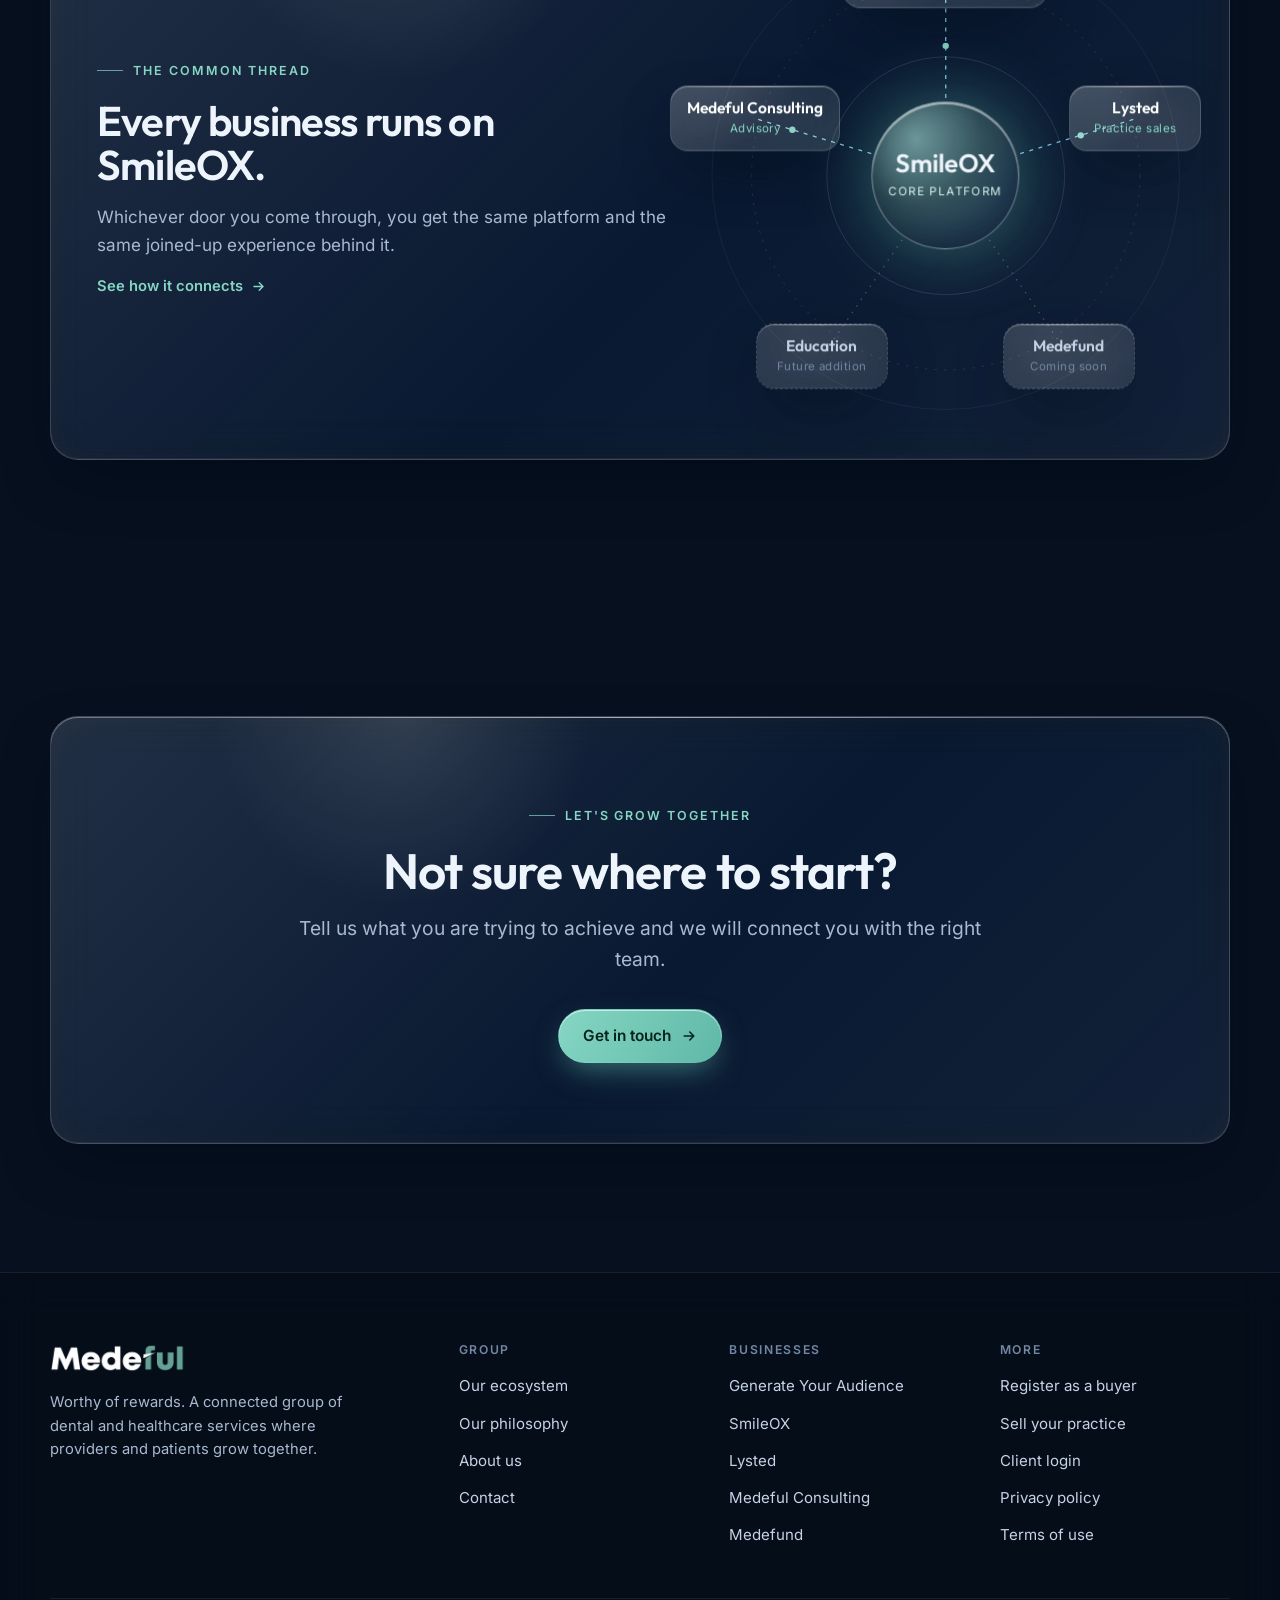
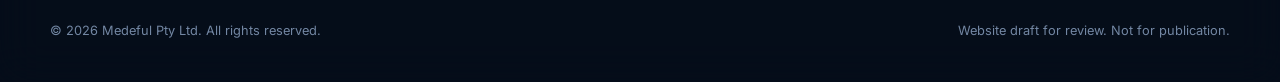
<file: businesses.html>
<!DOCTYPE html>
<html lang="en-AU">
<head>
<meta charset="utf-8">
<meta name="viewport" content="width=device-width, initial-scale=1">
<title>Our Businesses | Medeful</title>
<meta name="description" content="The businesses that make up Medeful: marketing, technology, practice sales, consulting and finance.">
<meta name="robots" content="noindex">
<meta name="theme-color" content="#0a1930">
<link rel="icon" href="assets/favicon.svg" type="image/svg+xml">
<link rel="stylesheet" href="assets/styles.css">
</head>
<body>
<div class="ambient" aria-hidden="true"><div class="orb a"></div><div class="orb b"></div><div class="orb c"></div></div>
<header class="nav">
  <div class="wrap"><div class="nav-inner glass">
    <a class="nav-logo" href="index.html" aria-label="Medeful home"><img src="assets/logo-dark.png" alt="Medeful" width="119" height="26"></a>
    <ul class="nav-links"><li><a href="ecosystem.html">Ecosystem</a></li><li><a href="businesses.html" class="active">Businesses</a></li><li><a href="philosophy.html">Philosophy</a></li><li><a href="about.html">About</a></li><li><a href="contact.html">Contact</a></li></ul>
    <div class="nav-cta"><a class="login" href="#">Client login</a><a class="btn btn-primary" href="contact.html">Get in touch <svg viewBox="0 0 20 20" fill="none" stroke="currentColor" stroke-width="2" stroke-linecap="round" stroke-linejoin="round"><path d="M4 10h12M11 5l5 5-5 5"/></svg></a>
      <button class="burger" aria-label="Menu" aria-expanded="false"><span></span><span></span><span></span></button></div>
  </div></div>
  <nav class="mobile-menu glass"><a href="ecosystem.html">Ecosystem</a><a href="businesses.html" class="active">Businesses</a><a href="philosophy.html">Philosophy</a><a href="about.html">About</a><a href="contact.html">Contact</a><a href="#">Client login</a><a class="btn btn-primary" href="contact.html">Get in touch <svg viewBox="0 0 20 20" fill="none" stroke="currentColor" stroke-width="2" stroke-linecap="round" stroke-linejoin="round"><path d="M4 10h12M11 5l5 5-5 5"/></svg></a></nav>
</header>
<main>

<section class="page-hero"><div class="wrap">
  <span class="eyebrow reveal">Our businesses</span>
  <h1 class="reveal" style="--d:.08s">Everything a practice needs, <span class="grad">under one group.</span></h1>
  <p class="lead reveal" style="--d:.16s">Each Medeful business is a specialist in its own right. Choose the one you need today, and know the rest are there when you are ready.</p>
</div></section>
<section style="padding-top:20px"><div class="wrap"><div class="grid g3"><a class="card glass biz-card reveal" style="--d:0.0s" href="generate-your-audience.html"><div class="icon"><svg viewBox="0 0 24 24"><path d="M4 19h16M6 16l4-5 3 3 5-7"/><path d="M14 7h4v4"/></svg></div><span class="tag">Marketing and growth</span><h3>Generate Your Audience</h3><p>Digital marketing, lead generation and websites built for dental practices.</p><span class="link">Learn more <svg viewBox="0 0 20 20" fill="none" stroke="currentColor" stroke-width="2" stroke-linecap="round" stroke-linejoin="round"><path d="M4 10h12M11 5l5 5-5 5"/></svg></span></a><a class="card glass biz-card reveal" style="--d:0.07s" href="smileox.html"><div class="icon"><svg viewBox="0 0 24 24"><rect x="6" y="6" width="12" height="12" rx="3"/><path d="M9 2v4M15 2v4M9 18v4M15 18v4M2 9h4M2 15h4M18 9h4M18 15h4"/></svg></div><span class="tag">Technology and CRM</span><h3>SmileOX</h3><p>The platform that connects every enquiry, patient conversation and workflow.</p><span class="link">Learn more <svg viewBox="0 0 20 20" fill="none" stroke="currentColor" stroke-width="2" stroke-linecap="round" stroke-linejoin="round"><path d="M4 10h12M11 5l5 5-5 5"/></svg></span></a><a class="card glass biz-card reveal" style="--d:0.14s" href="lysted.html"><div class="icon"><svg viewBox="0 0 24 24"><circle cx="8" cy="14" r="4"/><path d="M11 11l9-9M16 6l3 3M14 8l2 2"/></svg></div><span class="tag">Practice sales</span><h3>Lysted</h3><p>Buying, selling and brokerage for dental practices, handled in confidence.</p><span class="link">Learn more <svg viewBox="0 0 20 20" fill="none" stroke="currentColor" stroke-width="2" stroke-linecap="round" stroke-linejoin="round"><path d="M4 10h12M11 5l5 5-5 5"/></svg></span></a><a class="card glass biz-card reveal" style="--d:0.21000000000000002s" href="consulting.html"><div class="icon"><svg viewBox="0 0 24 24"><circle cx="12" cy="12" r="9"/><path d="M15.5 8.5l-2 5-5 2 2-5z"/></svg></div><span class="tag">Business advisory</span><h3>Medeful Consulting</h3><p>Training, growth advice and implementation for practice owners and teams.</p><span class="link">Learn more <svg viewBox="0 0 20 20" fill="none" stroke="currentColor" stroke-width="2" stroke-linecap="round" stroke-linejoin="round"><path d="M4 10h12M11 5l5 5-5 5"/></svg></span></a><a class="card glass biz-card reveal" style="--d:0.28s" href="medefund.html"><div class="icon"><svg viewBox="0 0 24 24"><circle cx="12" cy="12" r="9"/><path d="M14.5 9.2c-.5-.8-1.4-1.2-2.5-1.2-1.5 0-2.5.8-2.5 2s1 1.7 2.5 2 2.5.8 2.5 2-1 2-2.5 2c-1.100 0-2-.4-2.5-1.2M12 6v2M12 16v2"/></svg></div><span class="tag soon">Coming soon</span><h3>Medefund</h3><p>Support for buyers arranging finance to purchase a practice.</p><span class="link">Learn more <svg viewBox="0 0 20 20" fill="none" stroke="currentColor" stroke-width="2" stroke-linecap="round" stroke-linejoin="round"><path d="M4 10h12M11 5l5 5-5 5"/></svg></span></a><a class="card glass biz-card reveal" style="--d:0.35000000000000003s" href="contact.html?interest=other"><div class="icon"><svg viewBox="0 0 24 24"><path d="M2 9l10-5 10 5-10 5z"/><path d="M6 11.5V16c2 2 10 2 12 0v-4.5"/></svg></div><span class="tag soon">Future</span><h3>Education</h3><p>Courses and education for providers and their teams.</p><span class="link">Learn more <svg viewBox="0 0 20 20" fill="none" stroke="currentColor" stroke-width="2" stroke-linecap="round" stroke-linejoin="round"><path d="M4 10h12M11 5l5 5-5 5"/></svg></span></a></div></div></section>
<section><div class="wrap"><div class="band glass reveal">
  <div><span class="eyebrow">The common thread</span><h2 style="font-size:clamp(1.8rem,3.4vw,2.6rem);margin-bottom:16px">Every business runs on SmileOX.</h2><p>Whichever door you come through, you get the same platform and the same joined-up experience behind it.</p><a href="ecosystem.html"><span class="link">See how it connects <svg viewBox="0 0 20 20" fill="none" stroke="currentColor" stroke-width="2" stroke-linecap="round" stroke-linejoin="round"><path d="M4 10h12M11 5l5 5-5 5"/></svg></span></a></div>
  <div><div class="eco ">
  <svg viewBox="0 0 600 600" aria-hidden="true">
    <defs><linearGradient id="spokeGrad" gradientUnits="userSpaceOnUse" x1="0" y1="0" x2="600" y2="600"><stop offset="0" stop-color="#86d6c4"/><stop offset="1" stop-color="#6fa8ff"/></linearGradient></defs>
    <circle class="ring" cx="300" cy="300" r="150"/><circle class="ring dash" cx="300" cy="300" r="245"/><circle class="ring" cx="300" cy="300" r="295" opacity=".5"/>
    <line class="spoke" x1="300" y1="202" x2="300" y2="48"/><line class="spoke" x1="394" y1="272" x2="540" y2="228"/><line class="spoke soft" x1="355" y1="381" x2="456" y2="528"/><line class="spoke soft" x1="245" y1="381" x2="144" y2="528"/><line class="spoke" x1="206" y1="272" x2="60" y2="228"/><circle r="4" fill="#86d6c4"><animateMotion dur="3.0s" repeatCount="indefinite" path="M300,48 L300,202"/><animate attributeName="opacity" values="0;1;1;0" dur="3.0s" repeatCount="indefinite"/></circle><circle r="4" fill="#86d6c4"><animateMotion dur="3.6s" repeatCount="indefinite" path="M540,228 L394,272"/><animate attributeName="opacity" values="0;1;1;0" dur="3.6s" repeatCount="indefinite"/></circle><circle r="4" fill="#86d6c4"><animateMotion dur="5.4s" repeatCount="indefinite" path="M60,228 L206,272"/><animate attributeName="opacity" values="0;1;1;0" dur="5.4s" repeatCount="indefinite"/></circle>
  </svg>
  <a class="eco-core" href="smileox.html"><span><strong>SmileOX</strong><small>Core platform</small></span></a>
  <a class="eco-node glass " href="generate-your-audience.html" style="left:50%;top:8%"><b>Generate Your Audience</b><span>Marketing</span></a><a class="eco-node glass " href="lysted.html" style="left:90%;top:38%"><b>Lysted</b><span>Practice sales</span></a><a class="eco-node glass future" href="medefund.html" style="left:76%;top:88%"><b>Medefund</b><span>Coming soon</span></a><a class="eco-node glass future" href="businesses.html" style="left:24%;top:88%"><b>Education</b><span>Future addition</span></a><a class="eco-node glass " href="consulting.html" style="left:10%;top:38%"><b>Medeful Consulting</b><span>Advisory</span></a>
</div></div>
</div></div></section>
<section><div class="wrap"><div class="cta glass reveal"><span class="eyebrow">Let's grow together</span><h2>Not sure where to start?</h2><p class="lead" style="margin-inline:auto">Tell us what you are trying to achieve and we will connect you with the right team.</p><div class="btn-row"><a class="btn btn-primary" href="contact.html">Get in touch <svg viewBox="0 0 20 20" fill="none" stroke="currentColor" stroke-width="2" stroke-linecap="round" stroke-linejoin="round"><path d="M4 10h12M11 5l5 5-5 5"/></svg></a></div></div></div></section>

</main>
<footer>
  <div class="wrap">
    <div class="foot">
      <div><img src="assets/logo-dark.png" alt="Medeful" width="137" height="30"><p>Worthy of rewards. A connected group of dental and healthcare services where providers and patients grow together.</p></div>
      <div><h4>Group</h4><ul><li><a href="ecosystem.html">Our ecosystem</a></li><li><a href="philosophy.html">Our philosophy</a></li><li><a href="about.html">About us</a></li><li><a href="contact.html">Contact</a></li></ul></div>
      <div><h4>Businesses</h4><ul><li><a href="generate-your-audience.html">Generate Your Audience</a></li><li><a href="smileox.html">SmileOX</a></li><li><a href="lysted.html">Lysted</a></li><li><a href="consulting.html">Medeful Consulting</a></li><li><a href="medefund.html">Medefund</a></li></ul></div>
      <div><h4>More</h4><ul><li><a href="lysted.html#register">Register as a buyer</a></li><li><a href="lysted.html#sell">Sell your practice</a></li><li><a href="#">Client login</a></li><li><a href="#">Privacy policy</a></li><li><a href="#">Terms of use</a></li></ul></div>
    </div>
    <div class="legal"><span>&copy; 2026 Medeful Pty Ltd. All rights reserved.</span><span>Website draft for review. Not for publication.</span></div>
  </div>
</footer>
<script src="assets/app.js" defer></script>
</body>
</html>
</file>
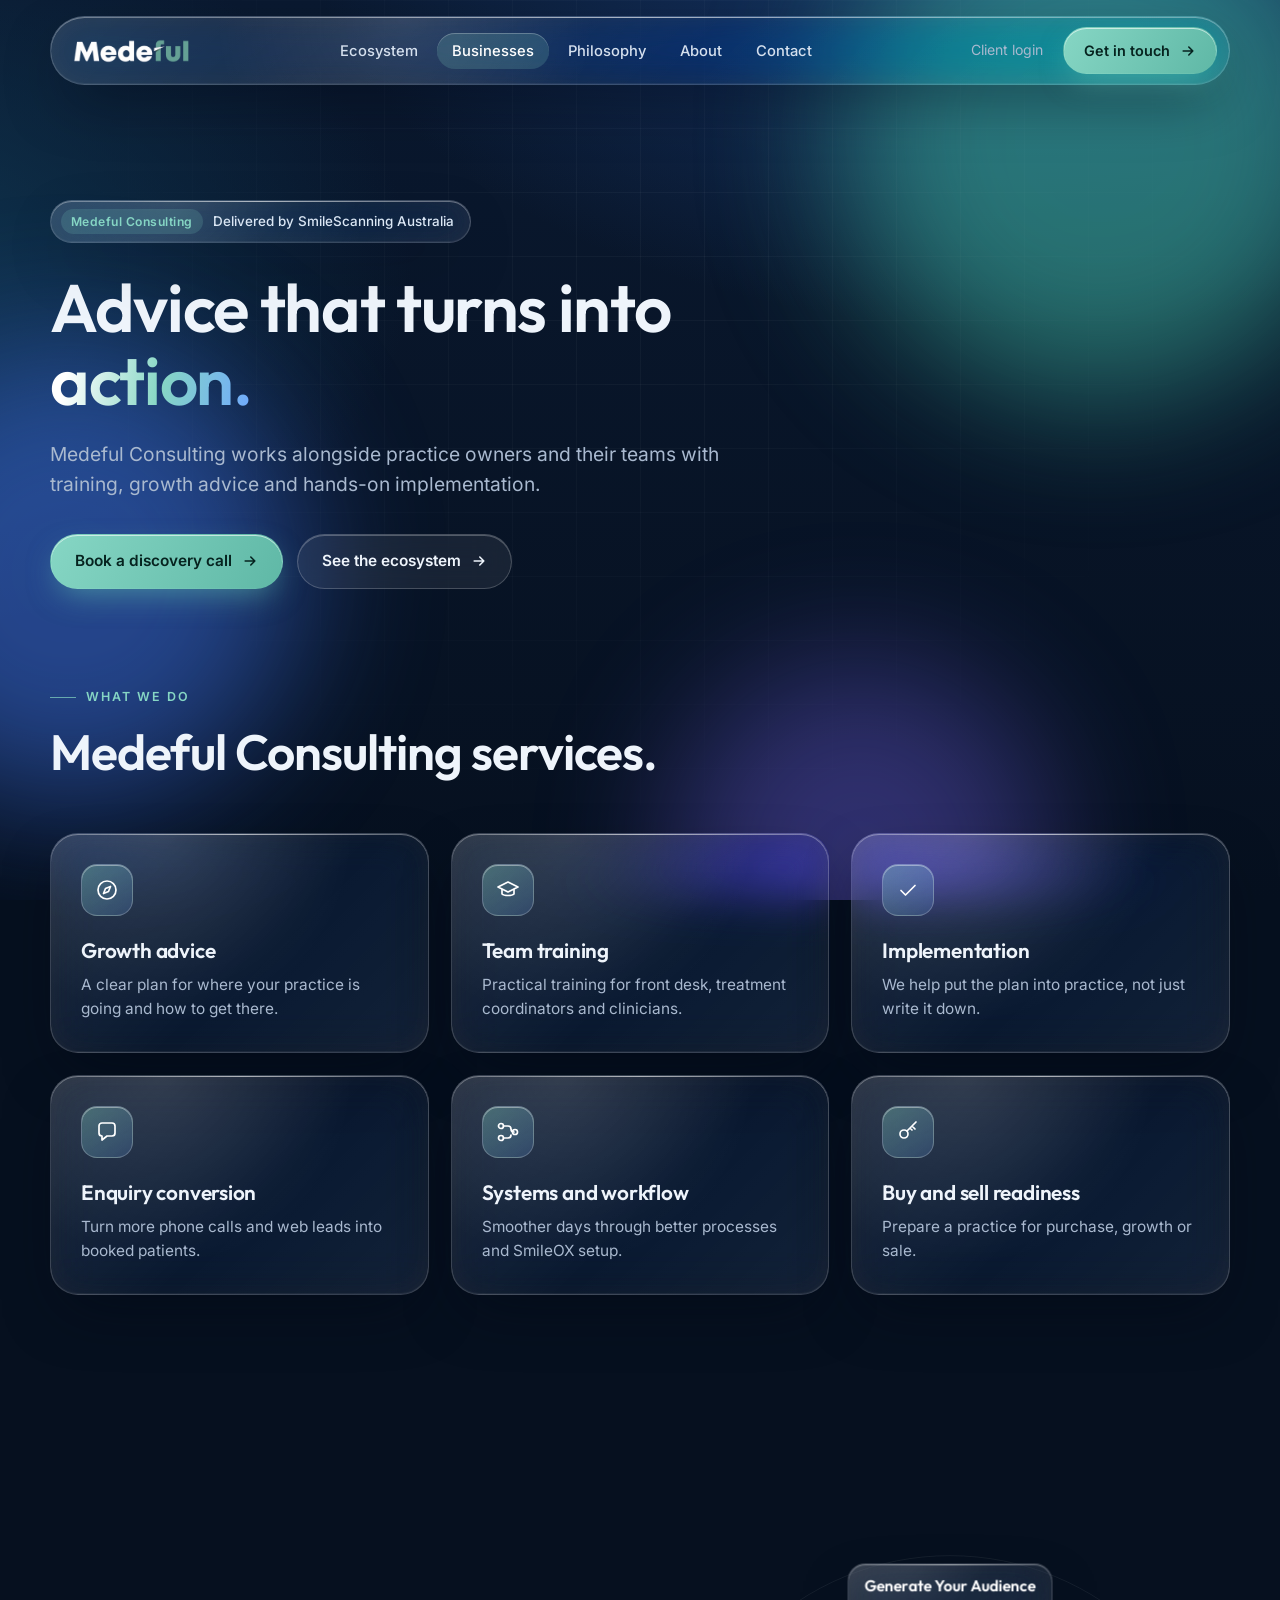
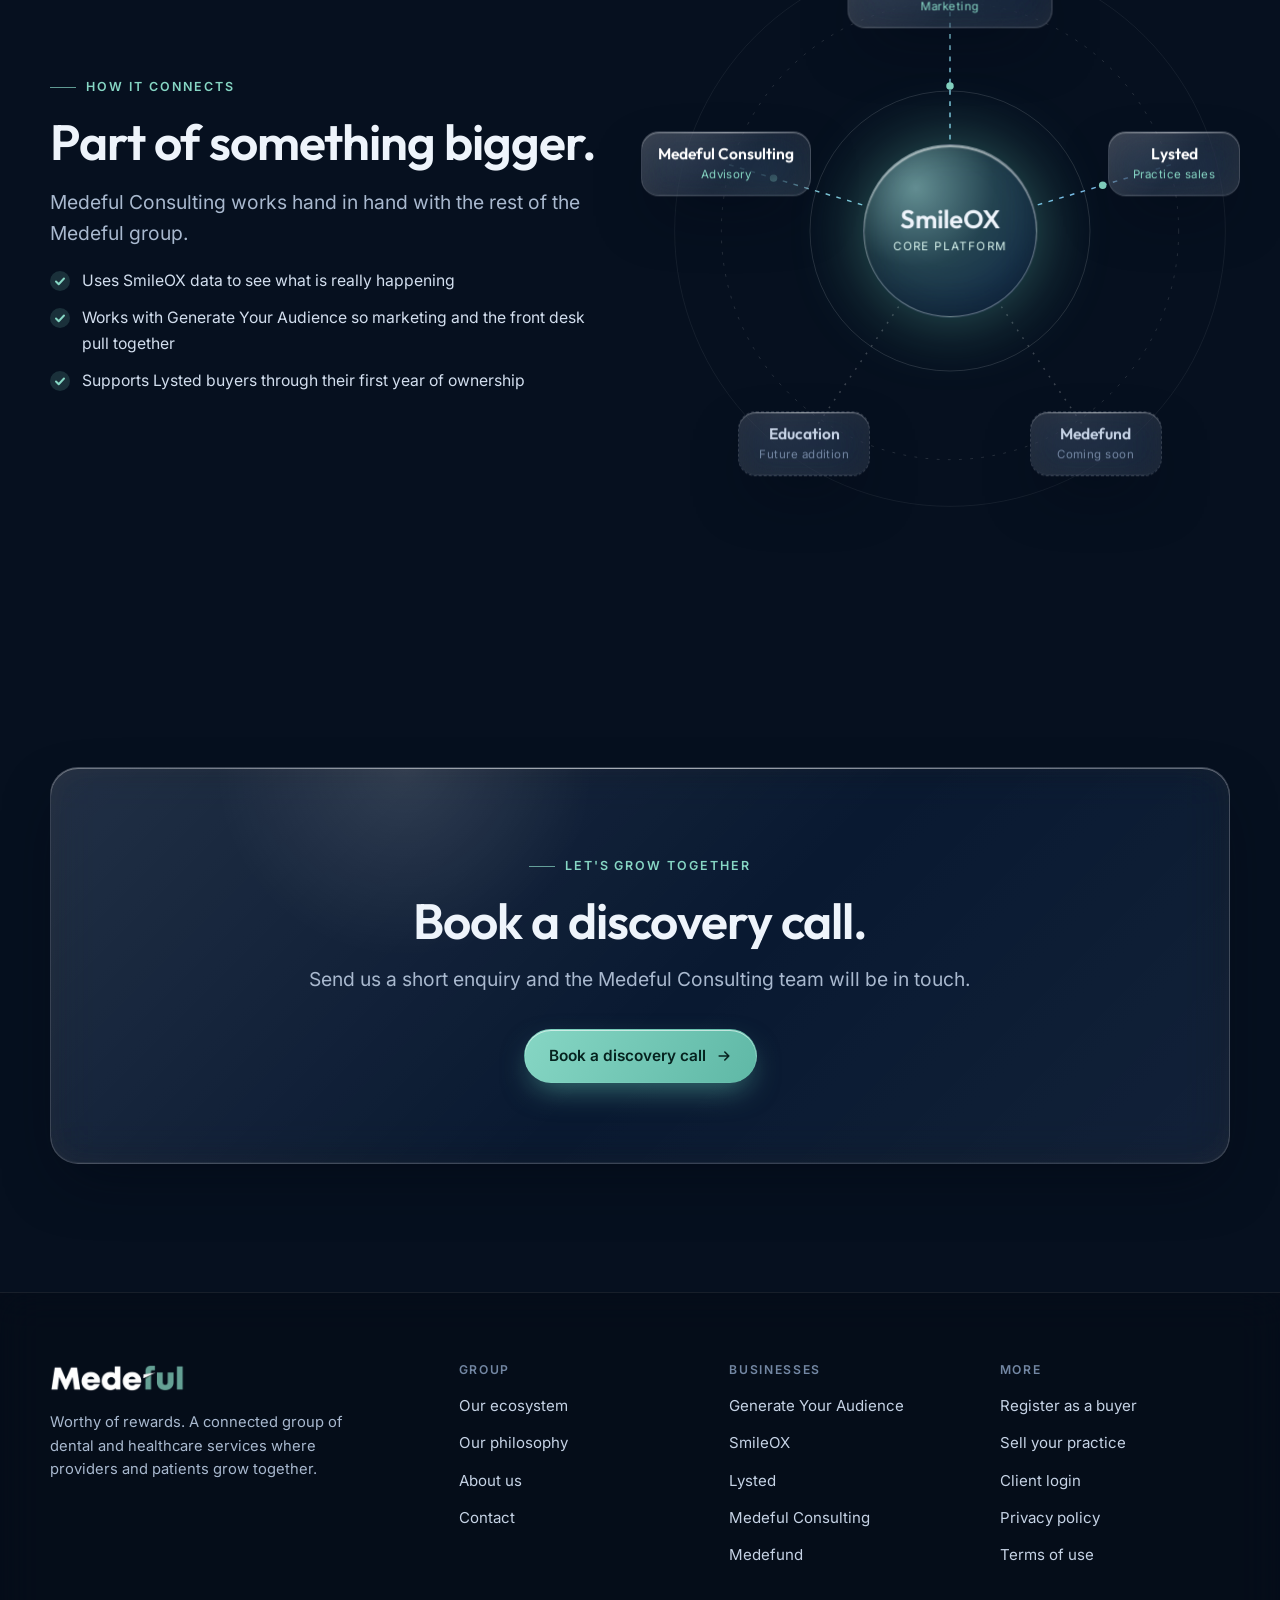
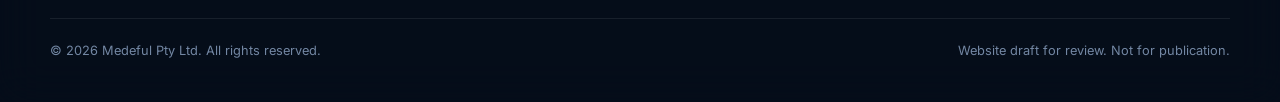
<file: consulting.html>
<!DOCTYPE html>
<html lang="en-AU">
<head>
<meta charset="utf-8">
<meta name="viewport" content="width=device-width, initial-scale=1">
<title>Medeful Consulting | Medeful</title>
<meta name="description" content="Medeful Consulting works alongside practice owners and their teams with training, growth advice and hands-on implementation.">
<meta name="robots" content="noindex">
<meta name="theme-color" content="#0a1930">
<link rel="icon" href="assets/favicon.svg" type="image/svg+xml">
<link rel="stylesheet" href="assets/styles.css">
</head>
<body>
<div class="ambient" aria-hidden="true"><div class="orb a"></div><div class="orb b"></div><div class="orb c"></div></div>
<header class="nav">
  <div class="wrap"><div class="nav-inner glass">
    <a class="nav-logo" href="index.html" aria-label="Medeful home"><img src="assets/logo-dark.png" alt="Medeful" width="119" height="26"></a>
    <ul class="nav-links"><li><a href="ecosystem.html">Ecosystem</a></li><li><a href="businesses.html" class="active">Businesses</a></li><li><a href="philosophy.html">Philosophy</a></li><li><a href="about.html">About</a></li><li><a href="contact.html">Contact</a></li></ul>
    <div class="nav-cta"><a class="login" href="#">Client login</a><a class="btn btn-primary" href="contact.html">Get in touch <svg viewBox="0 0 20 20" fill="none" stroke="currentColor" stroke-width="2" stroke-linecap="round" stroke-linejoin="round"><path d="M4 10h12M11 5l5 5-5 5"/></svg></a>
      <button class="burger" aria-label="Menu" aria-expanded="false"><span></span><span></span><span></span></button></div>
  </div></div>
  <nav class="mobile-menu glass"><a href="ecosystem.html">Ecosystem</a><a href="businesses.html" class="active">Businesses</a><a href="philosophy.html">Philosophy</a><a href="about.html">About</a><a href="contact.html">Contact</a><a href="#">Client login</a><a class="btn btn-primary" href="contact.html">Get in touch <svg viewBox="0 0 20 20" fill="none" stroke="currentColor" stroke-width="2" stroke-linecap="round" stroke-linejoin="round"><path d="M4 10h12M11 5l5 5-5 5"/></svg></a></nav>
</header>
<main>

<section class="page-hero"><div class="wrap">
  <div class="pill glass reveal"><b>Medeful Consulting</b> Delivered by SmileScanning Australia</div>
  <h1 class="reveal" style="--d:.08s">Advice that turns into <span class="grad">action.</span></h1>
  <p class="lead reveal" style="--d:.16s">Medeful Consulting works alongside practice owners and their teams with training, growth advice and hands-on implementation.</p>
  <div class="btn-row reveal" style="--d:.24s"><a class="btn btn-primary" href="contact.html?interest=consulting">Book a discovery call <svg viewBox="0 0 20 20" fill="none" stroke="currentColor" stroke-width="2" stroke-linecap="round" stroke-linejoin="round"><path d="M4 10h12M11 5l5 5-5 5"/></svg></a><a class="btn btn-ghost" href="ecosystem.html">See the ecosystem <svg viewBox="0 0 20 20" fill="none" stroke="currentColor" stroke-width="2" stroke-linecap="round" stroke-linejoin="round"><path d="M4 10h12M11 5l5 5-5 5"/></svg></a></div>
</div></section>
<section style="padding-top:20px"><div class="wrap">
  <div class="section-head reveal"><span class="eyebrow">What we do</span><h2>Medeful Consulting services.</h2></div>
  <div class="grid g3"><div class="card glass reveal" style="--d:0.0s"><div class="icon"><svg viewBox="0 0 24 24"><circle cx="12" cy="12" r="9"/><path d="M15.5 8.5l-2 5-5 2 2-5z"/></svg></div><h3>Growth advice</h3><p>A clear plan for where your practice is going and how to get there.</p></div><div class="card glass reveal" style="--d:0.06s"><div class="icon"><svg viewBox="0 0 24 24"><path d="M2 9l10-5 10 5-10 5z"/><path d="M6 11.5V16c2 2 10 2 12 0v-4.5"/></svg></div><h3>Team training</h3><p>Practical training for front desk, treatment coordinators and clinicians.</p></div><div class="card glass reveal" style="--d:0.12s"><div class="icon"><svg viewBox="0 0 24 24"><path d="M5 12.5l4.5 4.5L19 7.5"/></svg></div><h3>Implementation</h3><p>We help put the plan into practice, not just write it down.</p></div><div class="card glass reveal" style="--d:0.18s"><div class="icon"><svg viewBox="0 0 24 24"><path d="M4 6a3 3 0 013-3h10a3 3 0 013 3v7a3 3 0 01-3 3h-5l-5 4v-4a3 3 0 01-3-3z"/></svg></div><h3>Enquiry conversion</h3><p>Turn more phone calls and web leads into booked patients.</p></div><div class="card glass reveal" style="--d:0.24s"><div class="icon"><svg viewBox="0 0 24 24"><circle cx="5" cy="6" r="2.5"/><circle cx="19" cy="12" r="2.5"/><circle cx="5" cy="18" r="2.5"/><path d="M7.5 6H12a3 3 0 013 3v0a3 3 0 003 3M7.5 18H12a3 3 0 003-3"/></svg></div><h3>Systems and workflow</h3><p>Smoother days through better processes and SmileOX setup.</p></div><div class="card glass reveal" style="--d:0.3s"><div class="icon"><svg viewBox="0 0 24 24"><circle cx="8" cy="14" r="4"/><path d="M11 11l9-9M16 6l3 3M14 8l2 2"/></svg></div><h3>Buy and sell readiness</h3><p>Prepare a practice for purchase, growth or sale.</p></div></div>
</div></section>

<section><div class="wrap split">
  <div class="reveal"><span class="eyebrow">How it connects</span><h2 style="margin-bottom:18px">Part of something bigger.</h2><p class="lead">Medeful Consulting works hand in hand with the rest of the Medeful group.</p><ul class="checks"><li>Uses SmileOX data to see what is really happening</li><li>Works with Generate Your Audience so marketing and the front desk pull together</li><li>Supports Lysted buyers through their first year of ownership</li></ul></div>
  <div class="reveal" style="--d:.12s"><div class="eco ">
  <svg viewBox="0 0 600 600" aria-hidden="true">
    <defs><linearGradient id="spokeGrad" gradientUnits="userSpaceOnUse" x1="0" y1="0" x2="600" y2="600"><stop offset="0" stop-color="#86d6c4"/><stop offset="1" stop-color="#6fa8ff"/></linearGradient></defs>
    <circle class="ring" cx="300" cy="300" r="150"/><circle class="ring dash" cx="300" cy="300" r="245"/><circle class="ring" cx="300" cy="300" r="295" opacity=".5"/>
    <line class="spoke" x1="300" y1="202" x2="300" y2="48"/><line class="spoke" x1="394" y1="272" x2="540" y2="228"/><line class="spoke soft" x1="355" y1="381" x2="456" y2="528"/><line class="spoke soft" x1="245" y1="381" x2="144" y2="528"/><line class="spoke" x1="206" y1="272" x2="60" y2="228"/><circle r="4" fill="#86d6c4"><animateMotion dur="3.0s" repeatCount="indefinite" path="M300,48 L300,202"/><animate attributeName="opacity" values="0;1;1;0" dur="3.0s" repeatCount="indefinite"/></circle><circle r="4" fill="#86d6c4"><animateMotion dur="3.6s" repeatCount="indefinite" path="M540,228 L394,272"/><animate attributeName="opacity" values="0;1;1;0" dur="3.6s" repeatCount="indefinite"/></circle><circle r="4" fill="#86d6c4"><animateMotion dur="5.4s" repeatCount="indefinite" path="M60,228 L206,272"/><animate attributeName="opacity" values="0;1;1;0" dur="5.4s" repeatCount="indefinite"/></circle>
  </svg>
  <a class="eco-core" href="smileox.html"><span><strong>SmileOX</strong><small>Core platform</small></span></a>
  <a class="eco-node glass " href="generate-your-audience.html" style="left:50%;top:8%"><b>Generate Your Audience</b><span>Marketing</span></a><a class="eco-node glass " href="lysted.html" style="left:90%;top:38%"><b>Lysted</b><span>Practice sales</span></a><a class="eco-node glass future" href="medefund.html" style="left:76%;top:88%"><b>Medefund</b><span>Coming soon</span></a><a class="eco-node glass future" href="businesses.html" style="left:24%;top:88%"><b>Education</b><span>Future addition</span></a><a class="eco-node glass " href="consulting.html" style="left:10%;top:38%"><b>Medeful Consulting</b><span>Advisory</span></a>
</div></div>
</div></section>
<section><div class="wrap"><div class="cta glass reveal"><span class="eyebrow">Let's grow together</span><h2>Book a discovery call.</h2><p class="lead" style="margin-inline:auto">Send us a short enquiry and the Medeful Consulting team will be in touch.</p><div class="btn-row"><a class="btn btn-primary" href="contact.html?interest=consulting">Book a discovery call <svg viewBox="0 0 20 20" fill="none" stroke="currentColor" stroke-width="2" stroke-linecap="round" stroke-linejoin="round"><path d="M4 10h12M11 5l5 5-5 5"/></svg></a></div></div></div></section>

</main>
<footer>
  <div class="wrap">
    <div class="foot">
      <div><img src="assets/logo-dark.png" alt="Medeful" width="137" height="30"><p>Worthy of rewards. A connected group of dental and healthcare services where providers and patients grow together.</p></div>
      <div><h4>Group</h4><ul><li><a href="ecosystem.html">Our ecosystem</a></li><li><a href="philosophy.html">Our philosophy</a></li><li><a href="about.html">About us</a></li><li><a href="contact.html">Contact</a></li></ul></div>
      <div><h4>Businesses</h4><ul><li><a href="generate-your-audience.html">Generate Your Audience</a></li><li><a href="smileox.html">SmileOX</a></li><li><a href="lysted.html">Lysted</a></li><li><a href="consulting.html">Medeful Consulting</a></li><li><a href="medefund.html">Medefund</a></li></ul></div>
      <div><h4>More</h4><ul><li><a href="lysted.html#register">Register as a buyer</a></li><li><a href="lysted.html#sell">Sell your practice</a></li><li><a href="#">Client login</a></li><li><a href="#">Privacy policy</a></li><li><a href="#">Terms of use</a></li></ul></div>
    </div>
    <div class="legal"><span>&copy; 2026 Medeful Pty Ltd. All rights reserved.</span><span>Website draft for review. Not for publication.</span></div>
  </div>
</footer>
<script src="assets/app.js" defer></script>
</body>
</html>
</file>
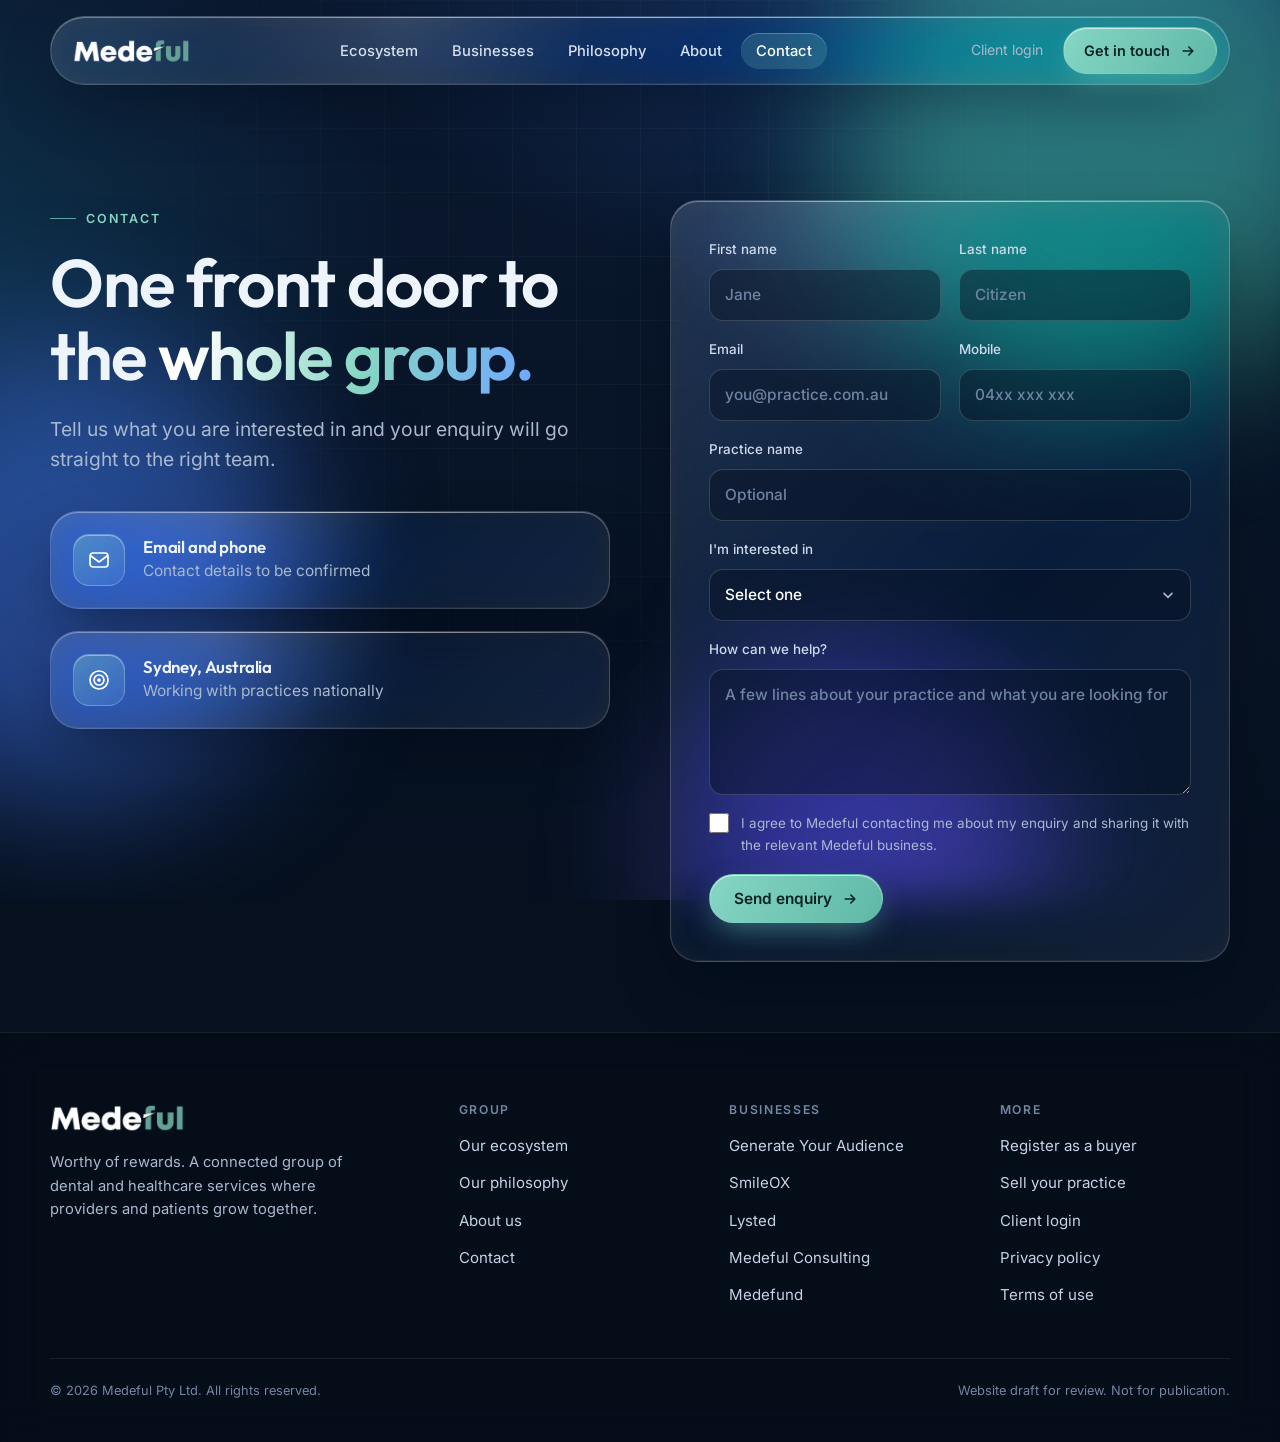
<file: contact.html>
<!DOCTYPE html>
<html lang="en-AU">
<head>
<meta charset="utf-8">
<meta name="viewport" content="width=device-width, initial-scale=1">
<title>Contact | Medeful</title>
<meta name="description" content="Get in touch with Medeful. One enquiry form routed to the right business.">
<meta name="robots" content="noindex">
<meta name="theme-color" content="#0a1930">
<link rel="icon" href="assets/favicon.svg" type="image/svg+xml">
<link rel="stylesheet" href="assets/styles.css">
</head>
<body>
<div class="ambient" aria-hidden="true"><div class="orb a"></div><div class="orb b"></div><div class="orb c"></div></div>
<header class="nav">
  <div class="wrap"><div class="nav-inner glass">
    <a class="nav-logo" href="index.html" aria-label="Medeful home"><img src="assets/logo-dark.png" alt="Medeful" width="119" height="26"></a>
    <ul class="nav-links"><li><a href="ecosystem.html">Ecosystem</a></li><li><a href="businesses.html">Businesses</a></li><li><a href="philosophy.html">Philosophy</a></li><li><a href="about.html">About</a></li><li><a href="contact.html" class="active">Contact</a></li></ul>
    <div class="nav-cta"><a class="login" href="#">Client login</a><a class="btn btn-primary" href="contact.html">Get in touch <svg viewBox="0 0 20 20" fill="none" stroke="currentColor" stroke-width="2" stroke-linecap="round" stroke-linejoin="round"><path d="M4 10h12M11 5l5 5-5 5"/></svg></a>
      <button class="burger" aria-label="Menu" aria-expanded="false"><span></span><span></span><span></span></button></div>
  </div></div>
  <nav class="mobile-menu glass"><a href="ecosystem.html">Ecosystem</a><a href="businesses.html">Businesses</a><a href="philosophy.html">Philosophy</a><a href="about.html">About</a><a href="contact.html" class="active">Contact</a><a href="#">Client login</a><a class="btn btn-primary" href="contact.html">Get in touch <svg viewBox="0 0 20 20" fill="none" stroke="currentColor" stroke-width="2" stroke-linecap="round" stroke-linejoin="round"><path d="M4 10h12M11 5l5 5-5 5"/></svg></a></nav>
</header>
<main>

<section class="page-hero"><div class="wrap split" style="align-items:start">
  <div>
    <span class="eyebrow reveal">Contact</span>
    <h1 class="reveal" style="--d:.08s">One front door to the <span class="grad">whole group.</span></h1>
    <p class="lead reveal" style="--d:.16s">Tell us what you are interested in and your enquiry will go straight to the right team.</p>
    <div class="grid" style="margin-top:36px">
      <div class="card glass reveal" style="--d:.2s;display:flex;gap:18px;align-items:center;padding:22px"><div class="icon"><svg viewBox="0 0 24 24"><rect x="3" y="5" width="18" height="14" rx="3"/><path d="M4 8l8 6 8-6"/></svg></div><div><h3 style="margin:0 0 2px;font-size:1.05rem">Email and phone</h3><p>Contact details to be confirmed</p></div></div>
      <div class="card glass reveal" style="--d:.26s;display:flex;gap:18px;align-items:center;padding:22px"><div class="icon"><svg viewBox="0 0 24 24"><circle cx="12" cy="12" r="9"/><circle cx="12" cy="12" r="5"/><circle cx="12" cy="12" r="1"/></svg></div><div><h3 style="margin:0 0 2px;font-size:1.05rem">Sydney, Australia</h3><p>Working with practices nationally</p></div></div>
    </div>
  </div>
  <form class="form glass reveal" style="--d:.15s" data-draft>
    <div class="row"><label>First name<input name="first" required placeholder="Jane"></label><label>Last name<input name="last" required placeholder="Citizen"></label></div>
    <div class="row"><label>Email<input type="email" name="email" required placeholder="you@practice.com.au"></label><label>Mobile<input type="tel" name="phone" placeholder="04xx xxx xxx"></label></div>
    <label>Practice name<input name="practice" placeholder="Optional"></label>
    <label>I'm interested in<select name="interest" required>
      <option value="">Select one</option><option value="marketing">Marketing and growth</option><option value="technology">Technology and SmileOX</option><option value="buying">Buying a practice</option><option value="selling">Selling a practice</option><option value="consulting">Consulting and advice</option><option value="finance">Finance for a purchase</option><option value="other">Something else</option></select></label>
    <label>How can we help?<textarea name="message" rows="4" placeholder="A few lines about your practice and what you are looking for"></textarea></label>
    <label class="consent"><input type="checkbox" required><span>I agree to Medeful contacting me about my enquiry and sharing it with the relevant Medeful business.</span></label>
    <button class="btn btn-primary" type="submit" style="justify-self:start">Send enquiry <svg viewBox="0 0 20 20" fill="none" stroke="currentColor" stroke-width="2" stroke-linecap="round" stroke-linejoin="round"><path d="M4 10h12M11 5l5 5-5 5"/></svg></button>
    <div class="form-success"><div class="icon"><svg viewBox="0 0 24 24"><path d="M5 12.5l4.5 4.5L19 7.5"/></svg></div><h3 style="margin:18px 0 10px">Thanks, we have your enquiry.</h3><p>The right team will be in touch shortly.</p><p class="form-note" style="margin-top:14px">Draft only. In the live site this form submits straight into SmileOX.</p></div>
  </form>
</div></section>

</main>
<footer>
  <div class="wrap">
    <div class="foot">
      <div><img src="assets/logo-dark.png" alt="Medeful" width="137" height="30"><p>Worthy of rewards. A connected group of dental and healthcare services where providers and patients grow together.</p></div>
      <div><h4>Group</h4><ul><li><a href="ecosystem.html">Our ecosystem</a></li><li><a href="philosophy.html">Our philosophy</a></li><li><a href="about.html">About us</a></li><li><a href="contact.html">Contact</a></li></ul></div>
      <div><h4>Businesses</h4><ul><li><a href="generate-your-audience.html">Generate Your Audience</a></li><li><a href="smileox.html">SmileOX</a></li><li><a href="lysted.html">Lysted</a></li><li><a href="consulting.html">Medeful Consulting</a></li><li><a href="medefund.html">Medefund</a></li></ul></div>
      <div><h4>More</h4><ul><li><a href="lysted.html#register">Register as a buyer</a></li><li><a href="lysted.html#sell">Sell your practice</a></li><li><a href="#">Client login</a></li><li><a href="#">Privacy policy</a></li><li><a href="#">Terms of use</a></li></ul></div>
    </div>
    <div class="legal"><span>&copy; 2026 Medeful Pty Ltd. All rights reserved.</span><span>Website draft for review. Not for publication.</span></div>
  </div>
</footer>
<script src="assets/app.js" defer></script>
</body>
</html>
</file>
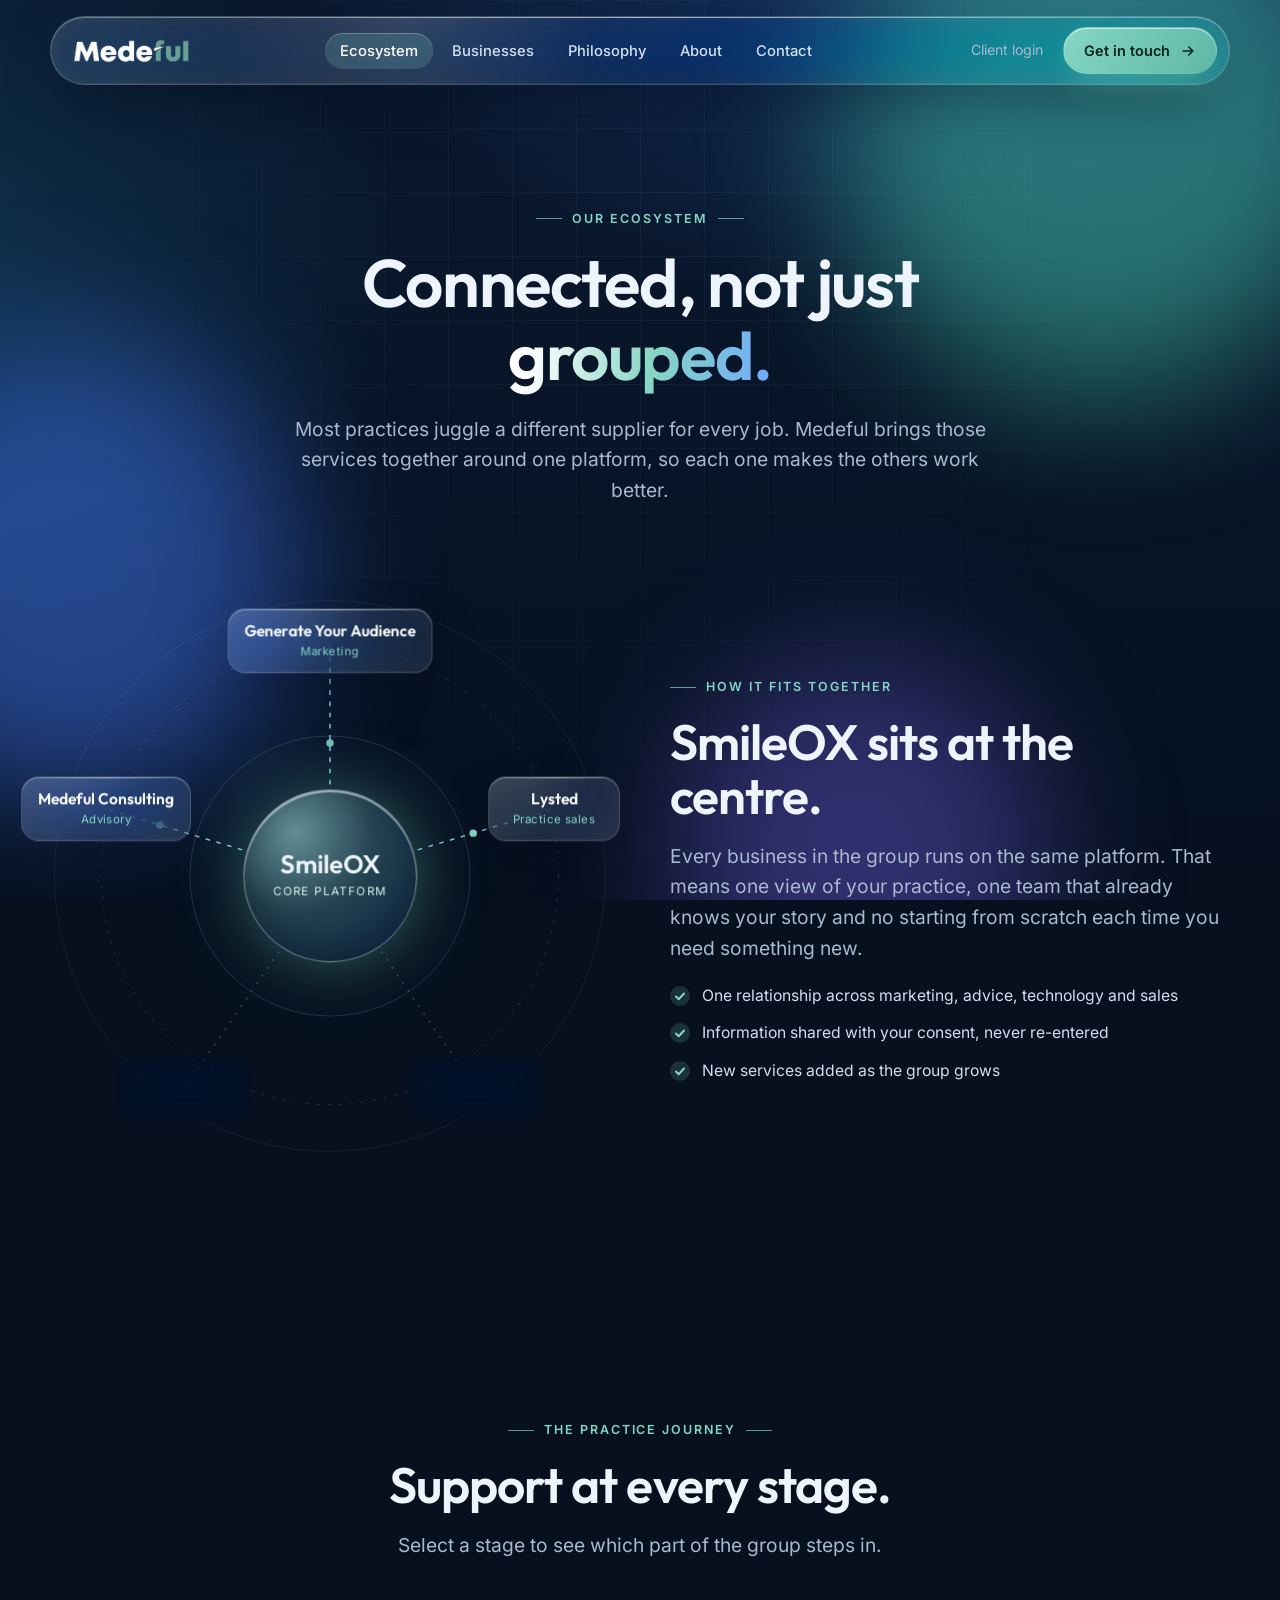
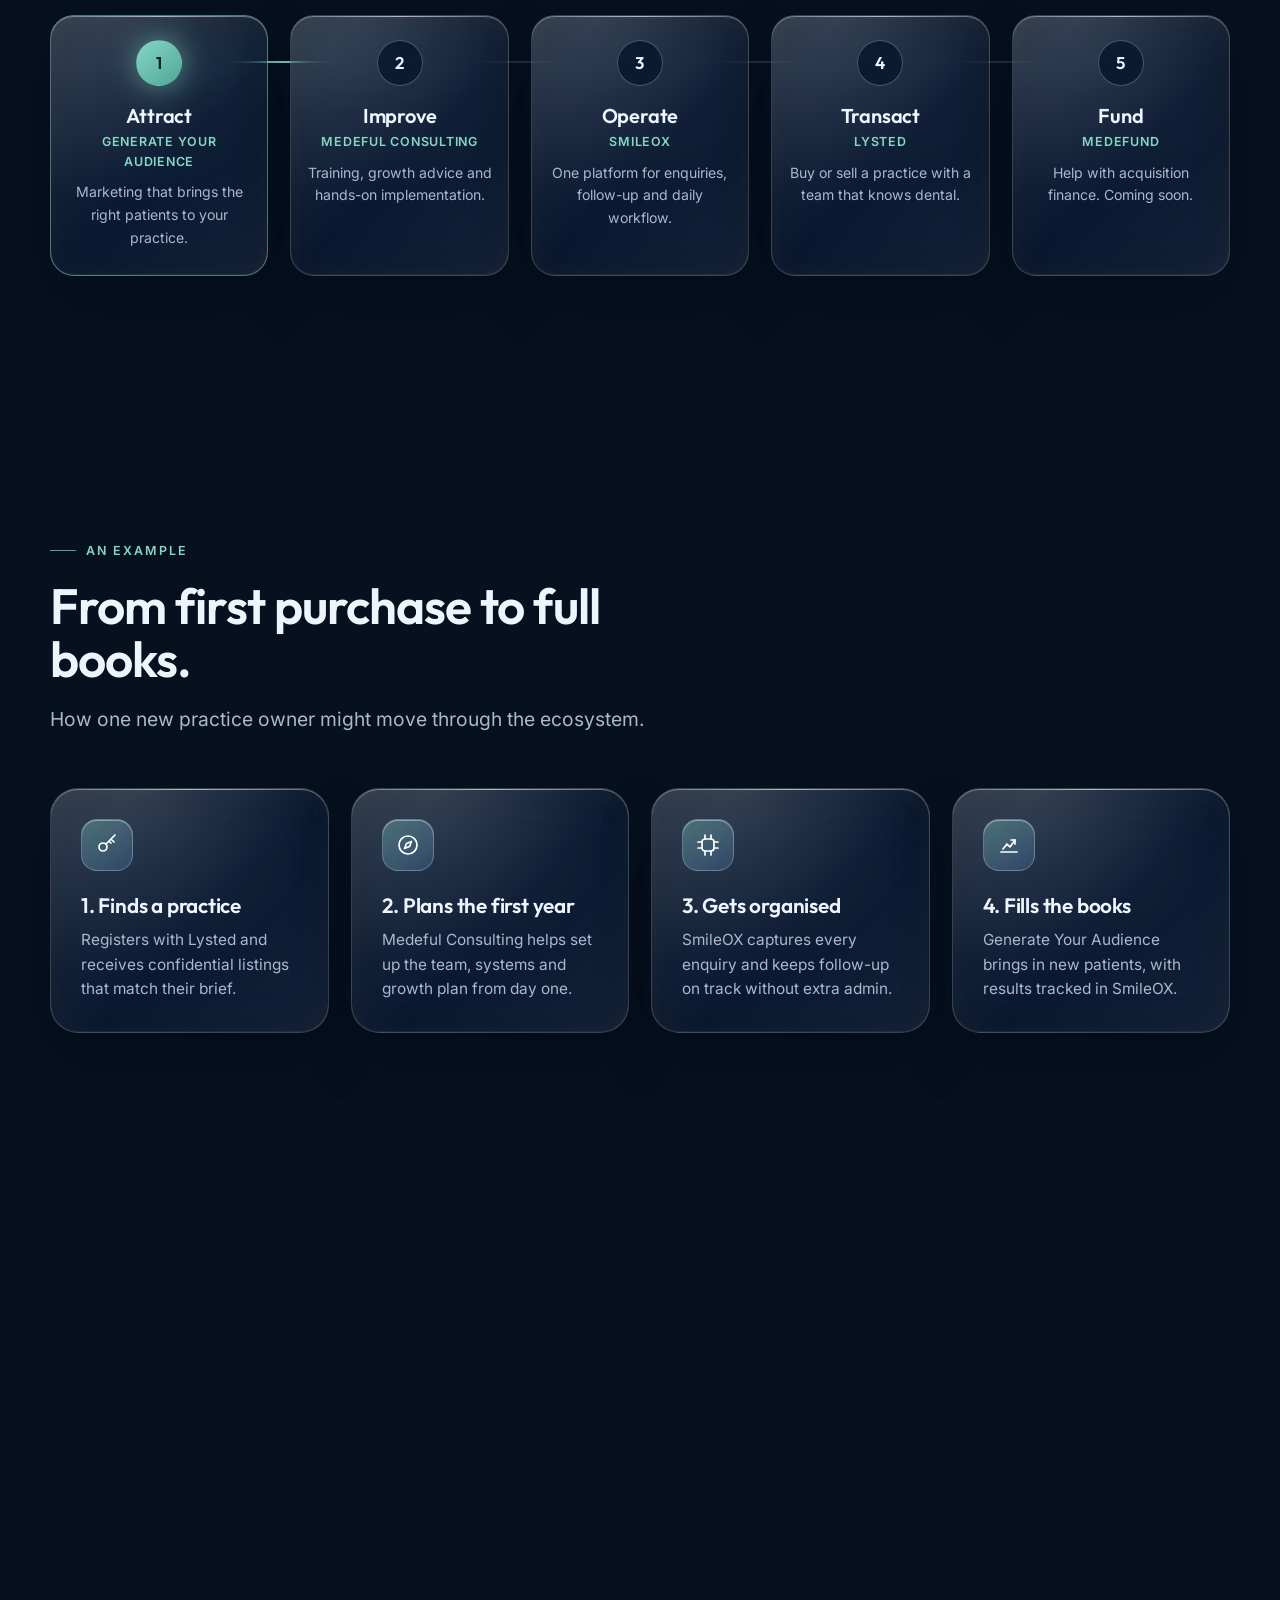
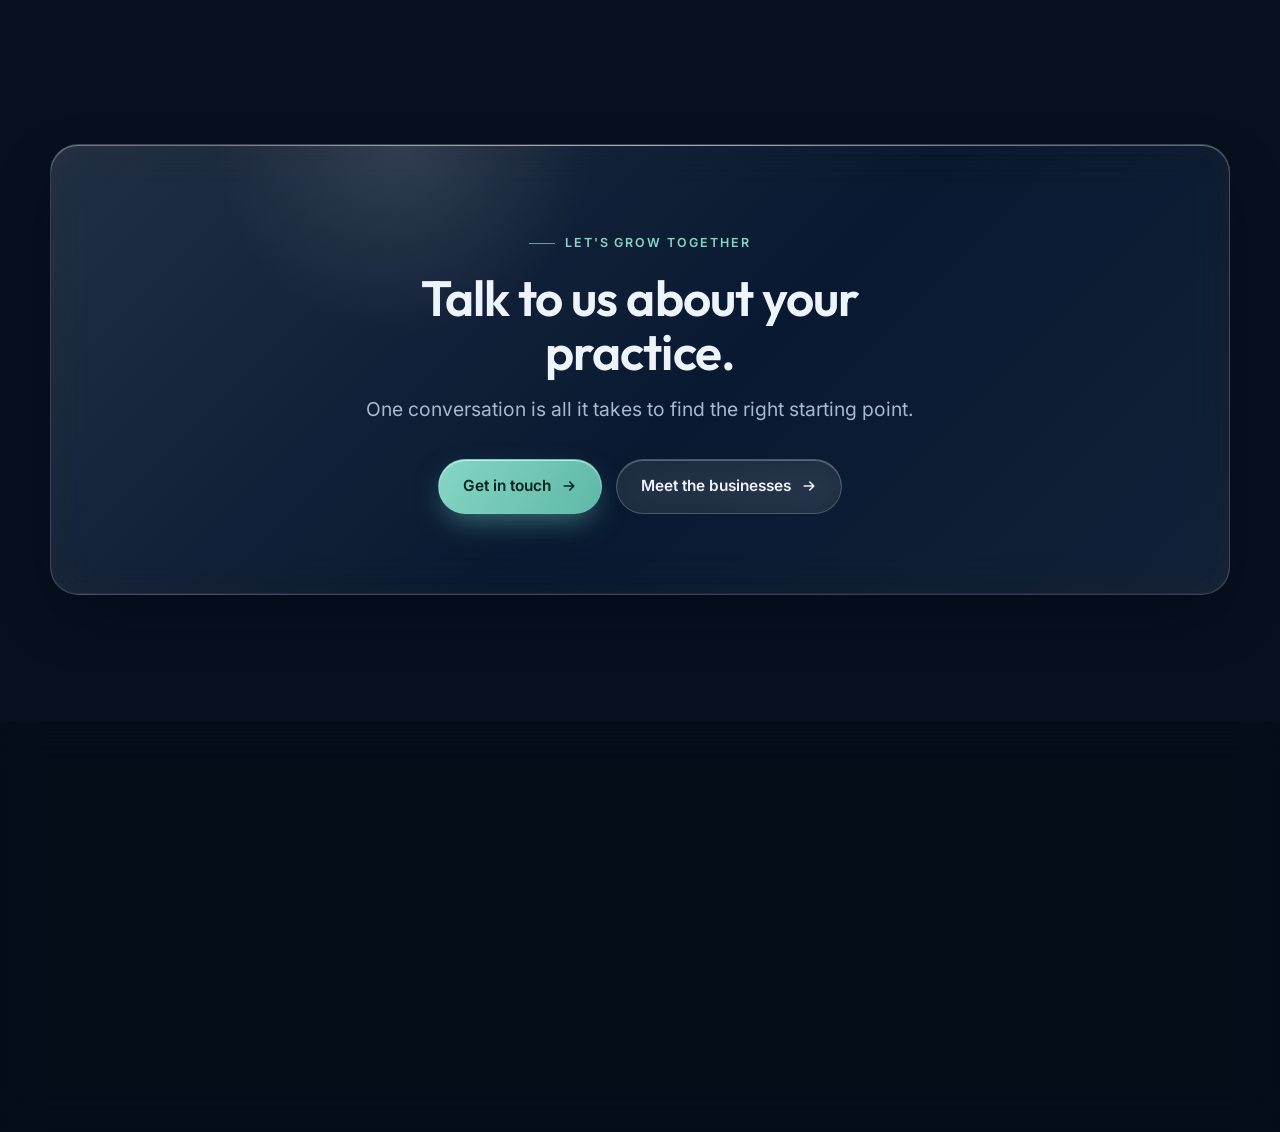
<file: ecosystem.html>
<!DOCTYPE html>
<html lang="en-AU">
<head>
<meta charset="utf-8">
<meta name="viewport" content="width=device-width, initial-scale=1">
<title>Our Ecosystem | Medeful</title>
<meta name="description" content="How the Medeful businesses connect around SmileOX to support practices at every stage.">
<meta name="robots" content="noindex">
<meta name="theme-color" content="#0a1930">
<link rel="icon" href="assets/favicon.svg" type="image/svg+xml">
<link rel="stylesheet" href="assets/styles.css">
</head>
<body>
<div class="ambient" aria-hidden="true"><div class="orb a"></div><div class="orb b"></div><div class="orb c"></div></div>
<header class="nav">
  <div class="wrap"><div class="nav-inner glass">
    <a class="nav-logo" href="index.html" aria-label="Medeful home"><img src="assets/logo-dark.png" alt="Medeful" width="119" height="26"></a>
    <ul class="nav-links"><li><a href="ecosystem.html" class="active">Ecosystem</a></li><li><a href="businesses.html">Businesses</a></li><li><a href="philosophy.html">Philosophy</a></li><li><a href="about.html">About</a></li><li><a href="contact.html">Contact</a></li></ul>
    <div class="nav-cta"><a class="login" href="#">Client login</a><a class="btn btn-primary" href="contact.html">Get in touch <svg viewBox="0 0 20 20" fill="none" stroke="currentColor" stroke-width="2" stroke-linecap="round" stroke-linejoin="round"><path d="M4 10h12M11 5l5 5-5 5"/></svg></a>
      <button class="burger" aria-label="Menu" aria-expanded="false"><span></span><span></span><span></span></button></div>
  </div></div>
  <nav class="mobile-menu glass"><a href="ecosystem.html" class="active">Ecosystem</a><a href="businesses.html">Businesses</a><a href="philosophy.html">Philosophy</a><a href="about.html">About</a><a href="contact.html">Contact</a><a href="#">Client login</a><a class="btn btn-primary" href="contact.html">Get in touch <svg viewBox="0 0 20 20" fill="none" stroke="currentColor" stroke-width="2" stroke-linecap="round" stroke-linejoin="round"><path d="M4 10h12M11 5l5 5-5 5"/></svg></a></nav>
</header>
<main>

<section class="page-hero center"><div class="wrap">
  <span class="eyebrow reveal">Our ecosystem</span>
  <h1 class="reveal" style="--d:.08s">Connected, not just <span class="grad">grouped.</span></h1>
  <p class="lead reveal" style="--d:.16s">Most practices juggle a different supplier for every job. Medeful brings those services together around one platform, so each one makes the others work better.</p>
</div></section>
<section style="padding-top:20px"><div class="wrap split">
  <div class="reveal"><div class="eco ">
  <svg viewBox="0 0 600 600" aria-hidden="true">
    <defs><linearGradient id="spokeGrad" gradientUnits="userSpaceOnUse" x1="0" y1="0" x2="600" y2="600"><stop offset="0" stop-color="#86d6c4"/><stop offset="1" stop-color="#6fa8ff"/></linearGradient></defs>
    <circle class="ring" cx="300" cy="300" r="150"/><circle class="ring dash" cx="300" cy="300" r="245"/><circle class="ring" cx="300" cy="300" r="295" opacity=".5"/>
    <line class="spoke" x1="300" y1="202" x2="300" y2="48"/><line class="spoke" x1="394" y1="272" x2="540" y2="228"/><line class="spoke soft" x1="355" y1="381" x2="456" y2="528"/><line class="spoke soft" x1="245" y1="381" x2="144" y2="528"/><line class="spoke" x1="206" y1="272" x2="60" y2="228"/><circle r="4" fill="#86d6c4"><animateMotion dur="3.0s" repeatCount="indefinite" path="M300,48 L300,202"/><animate attributeName="opacity" values="0;1;1;0" dur="3.0s" repeatCount="indefinite"/></circle><circle r="4" fill="#86d6c4"><animateMotion dur="3.6s" repeatCount="indefinite" path="M540,228 L394,272"/><animate attributeName="opacity" values="0;1;1;0" dur="3.6s" repeatCount="indefinite"/></circle><circle r="4" fill="#86d6c4"><animateMotion dur="5.4s" repeatCount="indefinite" path="M60,228 L206,272"/><animate attributeName="opacity" values="0;1;1;0" dur="5.4s" repeatCount="indefinite"/></circle>
  </svg>
  <a class="eco-core" href="smileox.html"><span><strong>SmileOX</strong><small>Core platform</small></span></a>
  <a class="eco-node glass " href="generate-your-audience.html" style="left:50%;top:8%"><b>Generate Your Audience</b><span>Marketing</span></a><a class="eco-node glass " href="lysted.html" style="left:90%;top:38%"><b>Lysted</b><span>Practice sales</span></a><a class="eco-node glass future" href="medefund.html" style="left:76%;top:88%"><b>Medefund</b><span>Coming soon</span></a><a class="eco-node glass future" href="businesses.html" style="left:24%;top:88%"><b>Education</b><span>Future addition</span></a><a class="eco-node glass " href="consulting.html" style="left:10%;top:38%"><b>Medeful Consulting</b><span>Advisory</span></a>
</div></div>
  <div class="reveal" style="--d:.12s"><span class="eyebrow">How it fits together</span><h2 style="margin-bottom:18px">SmileOX sits at the centre.</h2><p class="lead">Every business in the group runs on the same platform. That means one view of your practice, one team that already knows your story and no starting from scratch each time you need something new.</p>
    <ul class="checks"><li>One relationship across marketing, advice, technology and sales</li><li>Information shared with your consent, never re-entered</li><li>New services added as the group grows</li></ul></div>
</div></section>
<section><div class="wrap">
  <div class="section-head center reveal"><span class="eyebrow">The practice journey</span><h2>Support at every stage.</h2><p class="lead">Select a stage to see which part of the group steps in.</p></div>
  <div class="journey"><div class="journey-track"><i></i></div><div class="grid g5"><div class="step glass reveal" style="--d:0.0s"><div class="n">1</div><h3>Attract</h3><div class="who">Generate Your Audience</div><p>Marketing that brings the right patients to your practice.</p></div><div class="step glass reveal" style="--d:0.08s"><div class="n">2</div><h3>Improve</h3><div class="who">Medeful Consulting</div><p>Training, growth advice and hands-on implementation.</p></div><div class="step glass reveal" style="--d:0.16s"><div class="n">3</div><h3>Operate</h3><div class="who">SmileOX</div><p>One platform for enquiries, follow-up and daily workflow.</p></div><div class="step glass reveal" style="--d:0.24s"><div class="n">4</div><h3>Transact</h3><div class="who">Lysted</div><p>Buy or sell a practice with a team that knows dental.</p></div><div class="step glass reveal" style="--d:0.32s"><div class="n">5</div><h3>Fund</h3><div class="who">Medefund</div><p>Help with acquisition finance. Coming soon.</p></div></div></div>
</div></section>
<section><div class="wrap">
  <div class="section-head reveal"><span class="eyebrow">An example</span><h2>From first purchase to full books.</h2><p class="lead">How one new practice owner might move through the ecosystem.</p></div>
  <div class="grid g4">
    <div class="card glass reveal"><div class="icon"><svg viewBox="0 0 24 24"><circle cx="8" cy="14" r="4"/><path d="M11 11l9-9M16 6l3 3M14 8l2 2"/></svg></div><h3>1. Finds a practice</h3><p>Registers with Lysted and receives confidential listings that match their brief.</p></div>
    <div class="card glass reveal" style="--d:.08s"><div class="icon"><svg viewBox="0 0 24 24"><circle cx="12" cy="12" r="9"/><path d="M15.5 8.5l-2 5-5 2 2-5z"/></svg></div><h3>2. Plans the first year</h3><p>Medeful Consulting helps set up the team, systems and growth plan from day one.</p></div>
    <div class="card glass reveal" style="--d:.16s"><div class="icon"><svg viewBox="0 0 24 24"><rect x="6" y="6" width="12" height="12" rx="3"/><path d="M9 2v4M15 2v4M9 18v4M15 18v4M2 9h4M2 15h4M18 9h4M18 15h4"/></svg></div><h3>3. Gets organised</h3><p>SmileOX captures every enquiry and keeps follow-up on track without extra admin.</p></div>
    <div class="card glass reveal" style="--d:.24s"><div class="icon"><svg viewBox="0 0 24 24"><path d="M4 19h16M6 16l4-5 3 3 5-7"/><path d="M14 7h4v4"/></svg></div><h3>4. Fills the books</h3><p>Generate Your Audience brings in new patients, with results tracked in SmileOX.</p></div>
  </div>
</div></section>
<section><div class="wrap split">
  <div class="reveal"><span class="eyebrow">For patients</span><h2 style="margin-bottom:18px">What this means for the people in the chair.</h2></div>
  <div class="card glass reveal" style="--d:.12s"><p>A well supported practice has more time for its patients. Enquiries get answered quickly, appointments are easier to book and communication is clear.</p><p style="margin-top:14px">That is the point of the whole ecosystem: when providers do well, patients do too.</p></div>
</div></section>
<section><div class="wrap"><div class="cta glass reveal"><span class="eyebrow">Let's grow together</span><h2>Talk to us about your practice.</h2><p class="lead" style="margin-inline:auto">One conversation is all it takes to find the right starting point.</p><div class="btn-row"><a class="btn btn-primary" href="contact.html">Get in touch <svg viewBox="0 0 20 20" fill="none" stroke="currentColor" stroke-width="2" stroke-linecap="round" stroke-linejoin="round"><path d="M4 10h12M11 5l5 5-5 5"/></svg></a><a class="btn btn-ghost" href="businesses.html">Meet the businesses <svg viewBox="0 0 20 20" fill="none" stroke="currentColor" stroke-width="2" stroke-linecap="round" stroke-linejoin="round"><path d="M4 10h12M11 5l5 5-5 5"/></svg></a></div></div></div></section>

</main>
<footer>
  <div class="wrap">
    <div class="foot">
      <div><img src="assets/logo-dark.png" alt="Medeful" width="137" height="30"><p>Worthy of rewards. A connected group of dental and healthcare services where providers and patients grow together.</p></div>
      <div><h4>Group</h4><ul><li><a href="ecosystem.html">Our ecosystem</a></li><li><a href="philosophy.html">Our philosophy</a></li><li><a href="about.html">About us</a></li><li><a href="contact.html">Contact</a></li></ul></div>
      <div><h4>Businesses</h4><ul><li><a href="generate-your-audience.html">Generate Your Audience</a></li><li><a href="smileox.html">SmileOX</a></li><li><a href="lysted.html">Lysted</a></li><li><a href="consulting.html">Medeful Consulting</a></li><li><a href="medefund.html">Medefund</a></li></ul></div>
      <div><h4>More</h4><ul><li><a href="lysted.html#register">Register as a buyer</a></li><li><a href="lysted.html#sell">Sell your practice</a></li><li><a href="#">Client login</a></li><li><a href="#">Privacy policy</a></li><li><a href="#">Terms of use</a></li></ul></div>
    </div>
    <div class="legal"><span>&copy; 2026 Medeful Pty Ltd. All rights reserved.</span><span>Website draft for review. Not for publication.</span></div>
  </div>
</footer>
<script src="assets/app.js" defer></script>
</body>
</html>
</file>
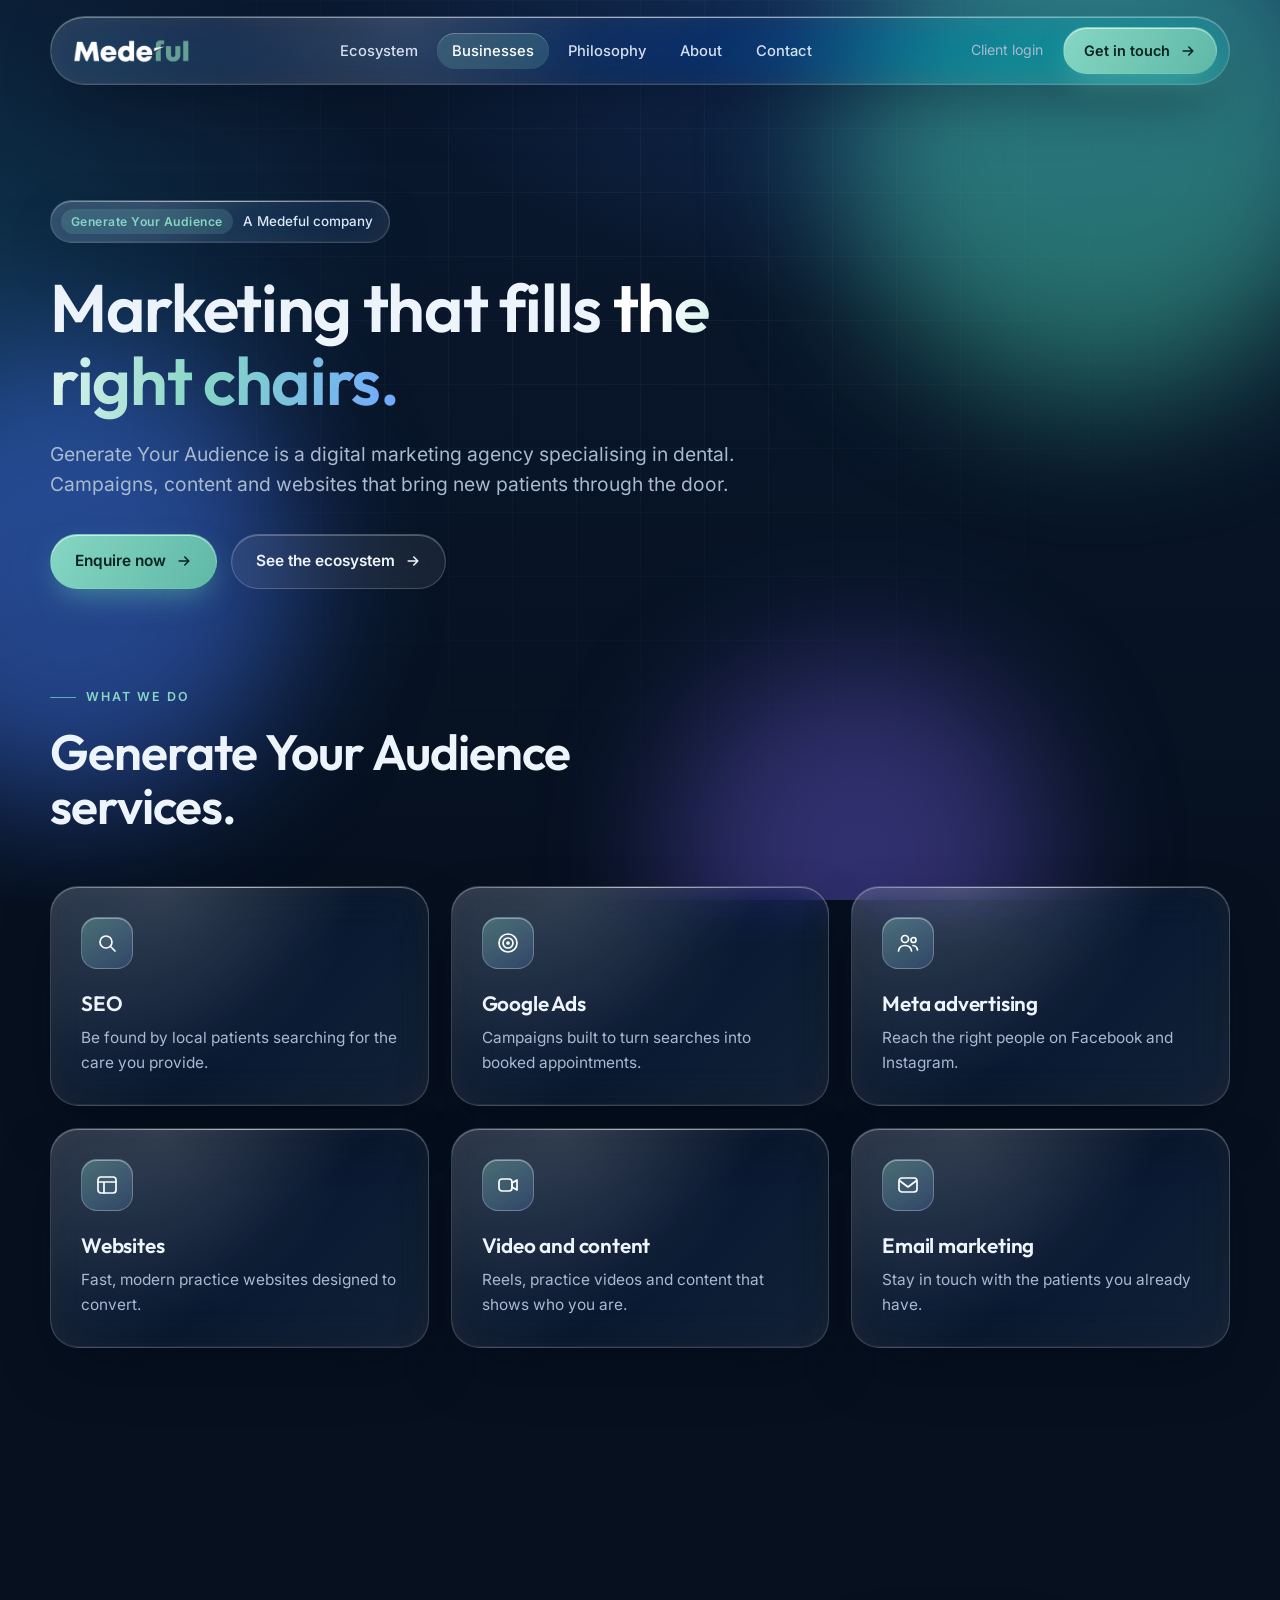
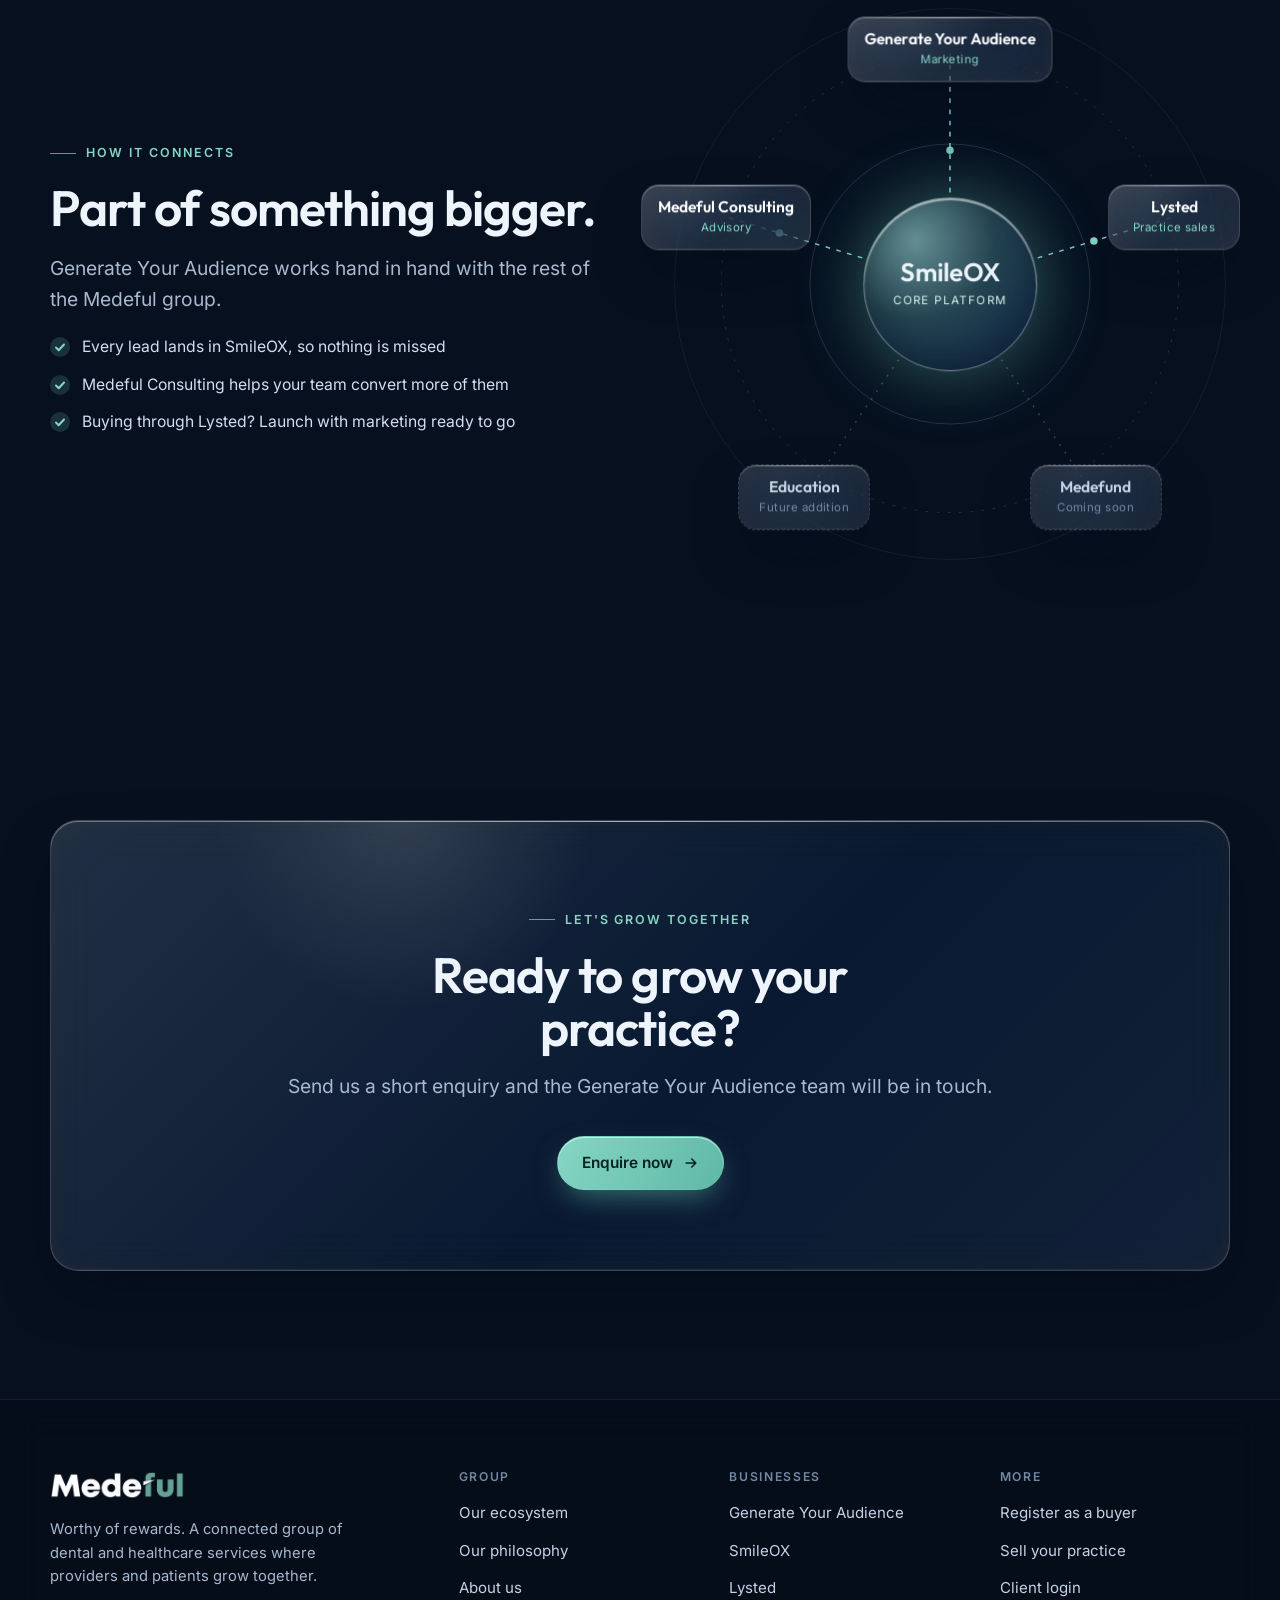
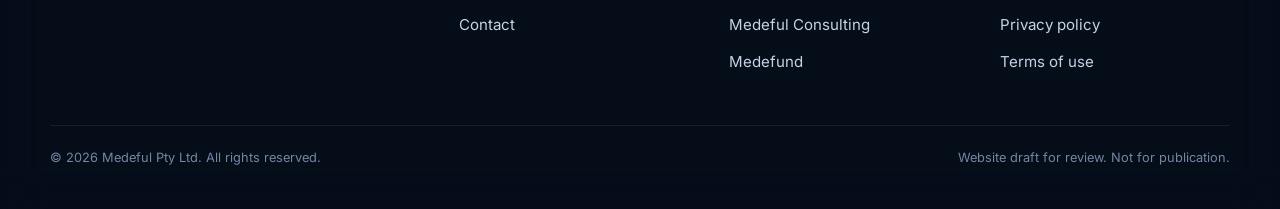
<file: generate-your-audience.html>
<!DOCTYPE html>
<html lang="en-AU">
<head>
<meta charset="utf-8">
<meta name="viewport" content="width=device-width, initial-scale=1">
<title>Generate Your Audience | Medeful</title>
<meta name="description" content="Generate Your Audience is a digital marketing agency specialising in dental. Campaigns, content and websites that bring new patients through the door.">
<meta name="robots" content="noindex">
<meta name="theme-color" content="#0a1930">
<link rel="icon" href="assets/favicon.svg" type="image/svg+xml">
<link rel="stylesheet" href="assets/styles.css">
</head>
<body>
<div class="ambient" aria-hidden="true"><div class="orb a"></div><div class="orb b"></div><div class="orb c"></div></div>
<header class="nav">
  <div class="wrap"><div class="nav-inner glass">
    <a class="nav-logo" href="index.html" aria-label="Medeful home"><img src="assets/logo-dark.png" alt="Medeful" width="119" height="26"></a>
    <ul class="nav-links"><li><a href="ecosystem.html">Ecosystem</a></li><li><a href="businesses.html" class="active">Businesses</a></li><li><a href="philosophy.html">Philosophy</a></li><li><a href="about.html">About</a></li><li><a href="contact.html">Contact</a></li></ul>
    <div class="nav-cta"><a class="login" href="#">Client login</a><a class="btn btn-primary" href="contact.html">Get in touch <svg viewBox="0 0 20 20" fill="none" stroke="currentColor" stroke-width="2" stroke-linecap="round" stroke-linejoin="round"><path d="M4 10h12M11 5l5 5-5 5"/></svg></a>
      <button class="burger" aria-label="Menu" aria-expanded="false"><span></span><span></span><span></span></button></div>
  </div></div>
  <nav class="mobile-menu glass"><a href="ecosystem.html">Ecosystem</a><a href="businesses.html" class="active">Businesses</a><a href="philosophy.html">Philosophy</a><a href="about.html">About</a><a href="contact.html">Contact</a><a href="#">Client login</a><a class="btn btn-primary" href="contact.html">Get in touch <svg viewBox="0 0 20 20" fill="none" stroke="currentColor" stroke-width="2" stroke-linecap="round" stroke-linejoin="round"><path d="M4 10h12M11 5l5 5-5 5"/></svg></a></nav>
</header>
<main>

<section class="page-hero"><div class="wrap">
  <div class="pill glass reveal"><b>Generate Your Audience</b> A Medeful company</div>
  <h1 class="reveal" style="--d:.08s">Marketing that fills <span class="grad">the right chairs.</span></h1>
  <p class="lead reveal" style="--d:.16s">Generate Your Audience is a digital marketing agency specialising in dental. Campaigns, content and websites that bring new patients through the door.</p>
  <div class="btn-row reveal" style="--d:.24s"><a class="btn btn-primary" href="contact.html?interest=marketing">Enquire now <svg viewBox="0 0 20 20" fill="none" stroke="currentColor" stroke-width="2" stroke-linecap="round" stroke-linejoin="round"><path d="M4 10h12M11 5l5 5-5 5"/></svg></a><a class="btn btn-ghost" href="ecosystem.html">See the ecosystem <svg viewBox="0 0 20 20" fill="none" stroke="currentColor" stroke-width="2" stroke-linecap="round" stroke-linejoin="round"><path d="M4 10h12M11 5l5 5-5 5"/></svg></a></div>
</div></section>
<section style="padding-top:20px"><div class="wrap">
  <div class="section-head reveal"><span class="eyebrow">What we do</span><h2>Generate Your Audience services.</h2></div>
  <div class="grid g3"><div class="card glass reveal" style="--d:0.0s"><div class="icon"><svg viewBox="0 0 24 24"><circle cx="11" cy="11" r="6"/><path d="M20 20l-4.5-4.5"/></svg></div><h3>SEO</h3><p>Be found by local patients searching for the care you provide.</p></div><div class="card glass reveal" style="--d:0.06s"><div class="icon"><svg viewBox="0 0 24 24"><circle cx="12" cy="12" r="9"/><circle cx="12" cy="12" r="5"/><circle cx="12" cy="12" r="1"/></svg></div><h3>Google Ads</h3><p>Campaigns built to turn searches into booked appointments.</p></div><div class="card glass reveal" style="--d:0.12s"><div class="icon"><svg viewBox="0 0 24 24"><circle cx="9" cy="8" r="3.5"/><path d="M2.5 20c.5-3.5 3-5.5 6.5-5.5s6 2 6.5 5.5"/><circle cx="17.5" cy="9" r="2.5"/><path d="M17 14.5c2.5.2 4 1.7 4.5 4.5"/></svg></div><h3>Meta advertising</h3><p>Reach the right people on Facebook and Instagram.</p></div><div class="card glass reveal" style="--d:0.18s"><div class="icon"><svg viewBox="0 0 24 24"><rect x="3" y="4" width="18" height="16" rx="3"/><path d="M3 9h18M9 9v11"/></svg></div><h3>Websites</h3><p>Fast, modern practice websites designed to convert.</p></div><div class="card glass reveal" style="--d:0.24s"><div class="icon"><svg viewBox="0 0 24 24"><rect x="3" y="6" width="13" height="12" rx="3"/><path d="M16 10l5-3v10l-5-3z"/></svg></div><h3>Video and content</h3><p>Reels, practice videos and content that shows who you are.</p></div><div class="card glass reveal" style="--d:0.3s"><div class="icon"><svg viewBox="0 0 24 24"><rect x="3" y="5" width="18" height="14" rx="3"/><path d="M4 8l8 6 8-6"/></svg></div><h3>Email marketing</h3><p>Stay in touch with the patients you already have.</p></div></div>
</div></section>

<section><div class="wrap split">
  <div class="reveal"><span class="eyebrow">How it connects</span><h2 style="margin-bottom:18px">Part of something bigger.</h2><p class="lead">Generate Your Audience works hand in hand with the rest of the Medeful group.</p><ul class="checks"><li>Every lead lands in SmileOX, so nothing is missed</li><li>Medeful Consulting helps your team convert more of them</li><li>Buying through Lysted? Launch with marketing ready to go</li></ul></div>
  <div class="reveal" style="--d:.12s"><div class="eco ">
  <svg viewBox="0 0 600 600" aria-hidden="true">
    <defs><linearGradient id="spokeGrad" gradientUnits="userSpaceOnUse" x1="0" y1="0" x2="600" y2="600"><stop offset="0" stop-color="#86d6c4"/><stop offset="1" stop-color="#6fa8ff"/></linearGradient></defs>
    <circle class="ring" cx="300" cy="300" r="150"/><circle class="ring dash" cx="300" cy="300" r="245"/><circle class="ring" cx="300" cy="300" r="295" opacity=".5"/>
    <line class="spoke" x1="300" y1="202" x2="300" y2="48"/><line class="spoke" x1="394" y1="272" x2="540" y2="228"/><line class="spoke soft" x1="355" y1="381" x2="456" y2="528"/><line class="spoke soft" x1="245" y1="381" x2="144" y2="528"/><line class="spoke" x1="206" y1="272" x2="60" y2="228"/><circle r="4" fill="#86d6c4"><animateMotion dur="3.0s" repeatCount="indefinite" path="M300,48 L300,202"/><animate attributeName="opacity" values="0;1;1;0" dur="3.0s" repeatCount="indefinite"/></circle><circle r="4" fill="#86d6c4"><animateMotion dur="3.6s" repeatCount="indefinite" path="M540,228 L394,272"/><animate attributeName="opacity" values="0;1;1;0" dur="3.6s" repeatCount="indefinite"/></circle><circle r="4" fill="#86d6c4"><animateMotion dur="5.4s" repeatCount="indefinite" path="M60,228 L206,272"/><animate attributeName="opacity" values="0;1;1;0" dur="5.4s" repeatCount="indefinite"/></circle>
  </svg>
  <a class="eco-core" href="smileox.html"><span><strong>SmileOX</strong><small>Core platform</small></span></a>
  <a class="eco-node glass " href="generate-your-audience.html" style="left:50%;top:8%"><b>Generate Your Audience</b><span>Marketing</span></a><a class="eco-node glass " href="lysted.html" style="left:90%;top:38%"><b>Lysted</b><span>Practice sales</span></a><a class="eco-node glass future" href="medefund.html" style="left:76%;top:88%"><b>Medefund</b><span>Coming soon</span></a><a class="eco-node glass future" href="businesses.html" style="left:24%;top:88%"><b>Education</b><span>Future addition</span></a><a class="eco-node glass " href="consulting.html" style="left:10%;top:38%"><b>Medeful Consulting</b><span>Advisory</span></a>
</div></div>
</div></section>
<section><div class="wrap"><div class="cta glass reveal"><span class="eyebrow">Let's grow together</span><h2>Ready to grow your practice?</h2><p class="lead" style="margin-inline:auto">Send us a short enquiry and the Generate Your Audience team will be in touch.</p><div class="btn-row"><a class="btn btn-primary" href="contact.html?interest=marketing">Enquire now <svg viewBox="0 0 20 20" fill="none" stroke="currentColor" stroke-width="2" stroke-linecap="round" stroke-linejoin="round"><path d="M4 10h12M11 5l5 5-5 5"/></svg></a></div></div></div></section>

</main>
<footer>
  <div class="wrap">
    <div class="foot">
      <div><img src="assets/logo-dark.png" alt="Medeful" width="137" height="30"><p>Worthy of rewards. A connected group of dental and healthcare services where providers and patients grow together.</p></div>
      <div><h4>Group</h4><ul><li><a href="ecosystem.html">Our ecosystem</a></li><li><a href="philosophy.html">Our philosophy</a></li><li><a href="about.html">About us</a></li><li><a href="contact.html">Contact</a></li></ul></div>
      <div><h4>Businesses</h4><ul><li><a href="generate-your-audience.html">Generate Your Audience</a></li><li><a href="smileox.html">SmileOX</a></li><li><a href="lysted.html">Lysted</a></li><li><a href="consulting.html">Medeful Consulting</a></li><li><a href="medefund.html">Medefund</a></li></ul></div>
      <div><h4>More</h4><ul><li><a href="lysted.html#register">Register as a buyer</a></li><li><a href="lysted.html#sell">Sell your practice</a></li><li><a href="#">Client login</a></li><li><a href="#">Privacy policy</a></li><li><a href="#">Terms of use</a></li></ul></div>
    </div>
    <div class="legal"><span>&copy; 2026 Medeful Pty Ltd. All rights reserved.</span><span>Website draft for review. Not for publication.</span></div>
  </div>
</footer>
<script src="assets/app.js" defer></script>
</body>
</html>
</file>
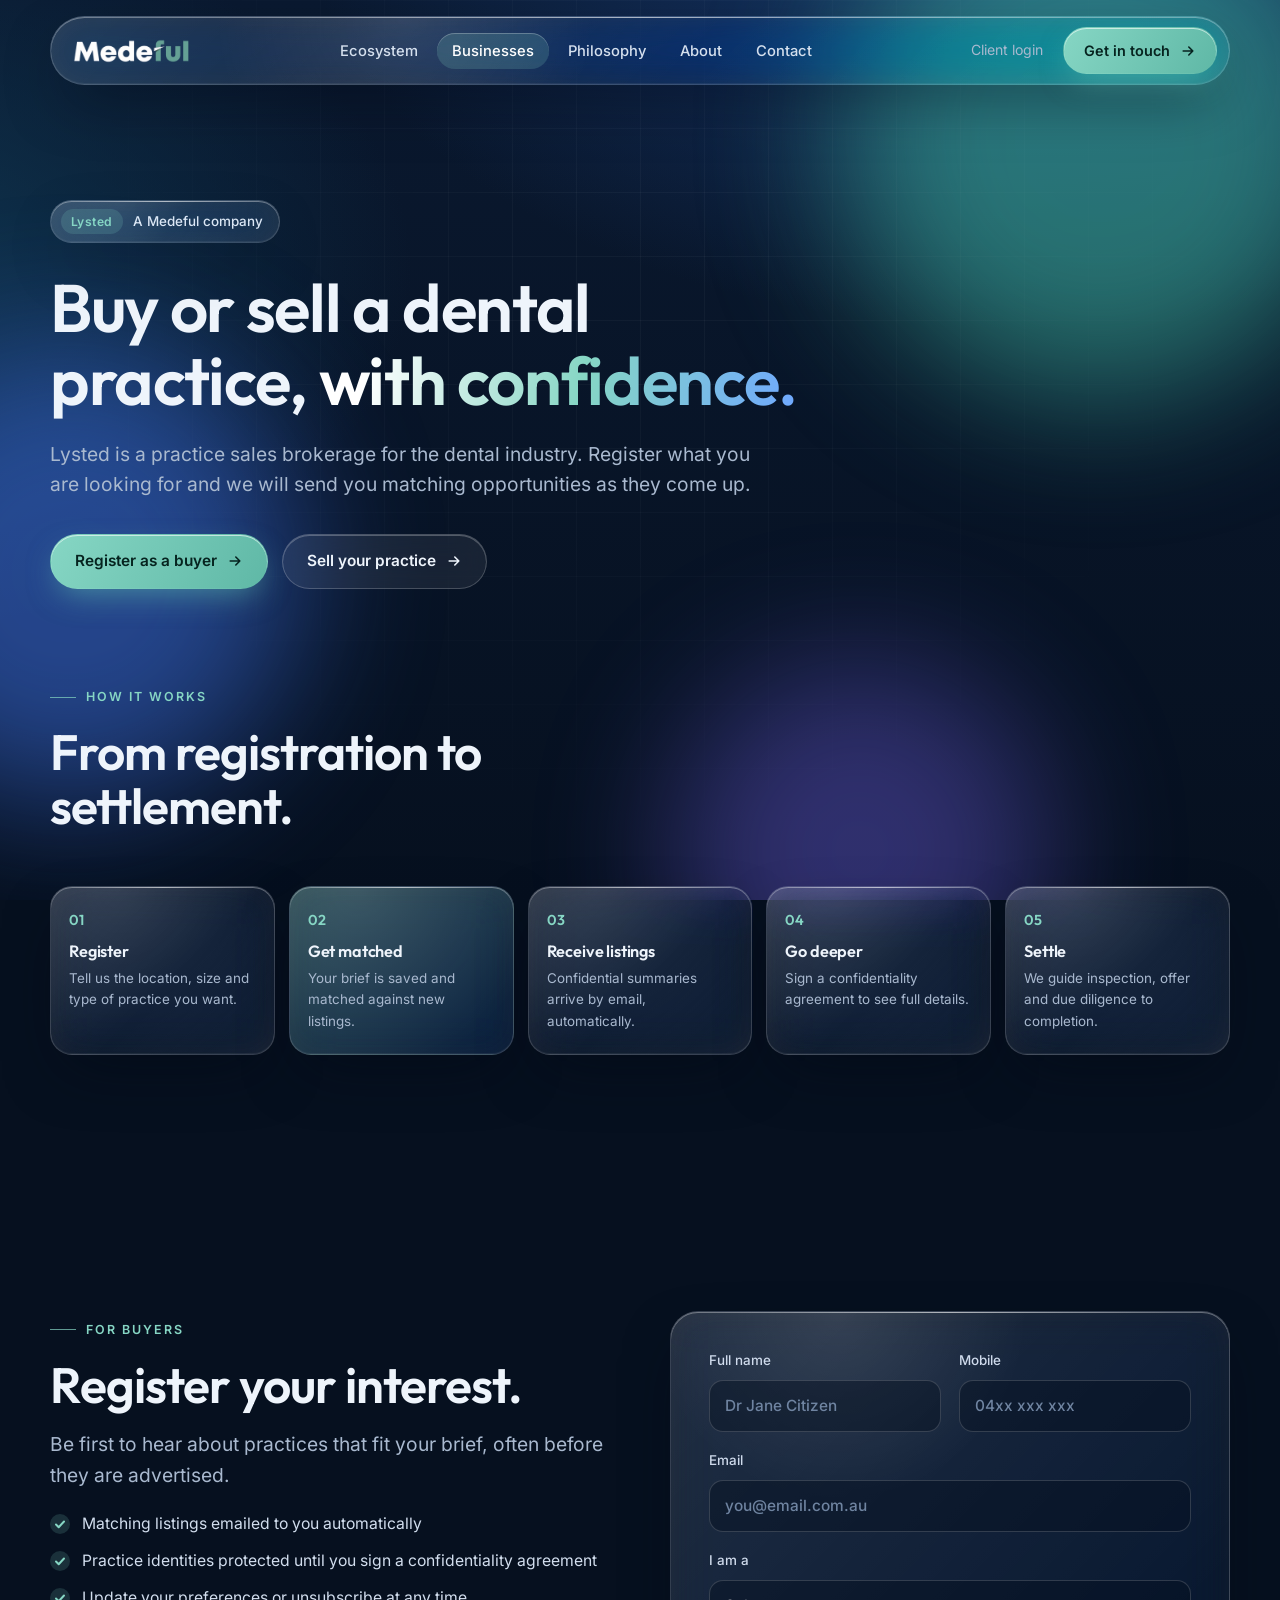
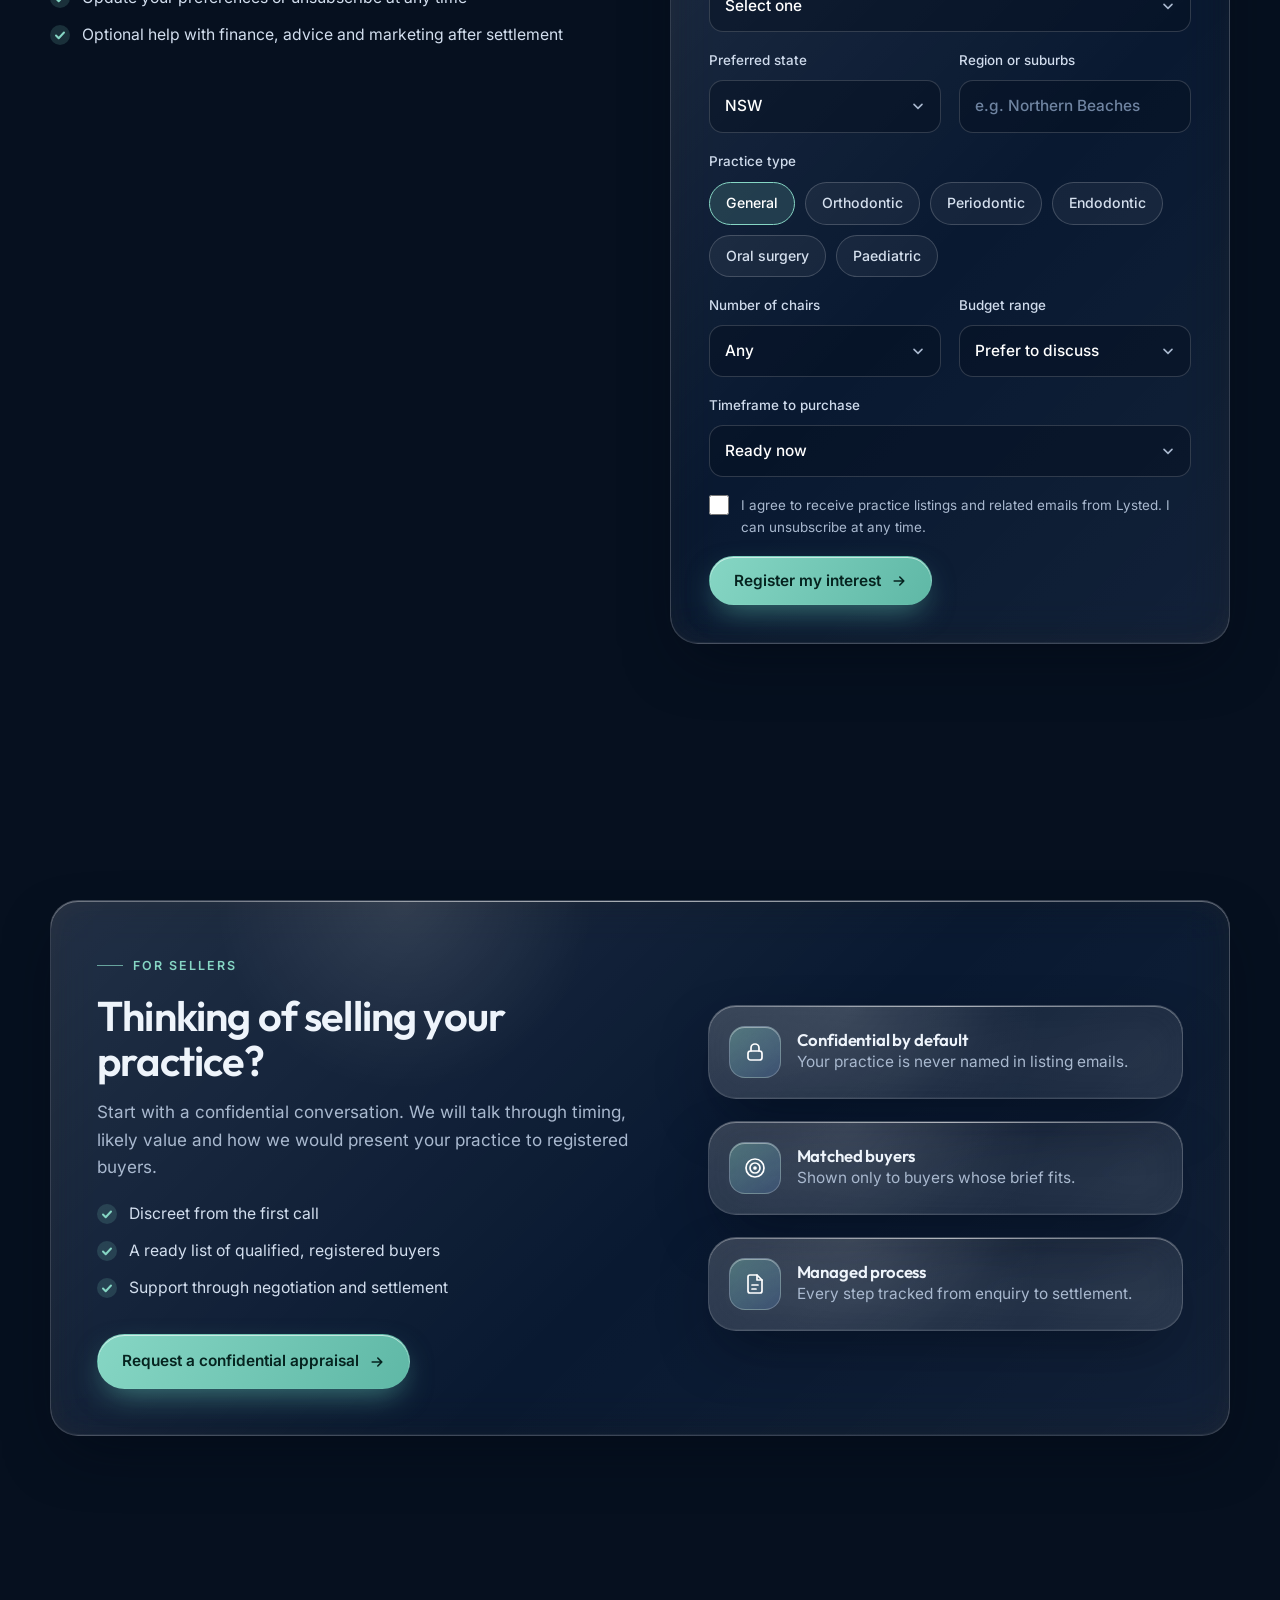
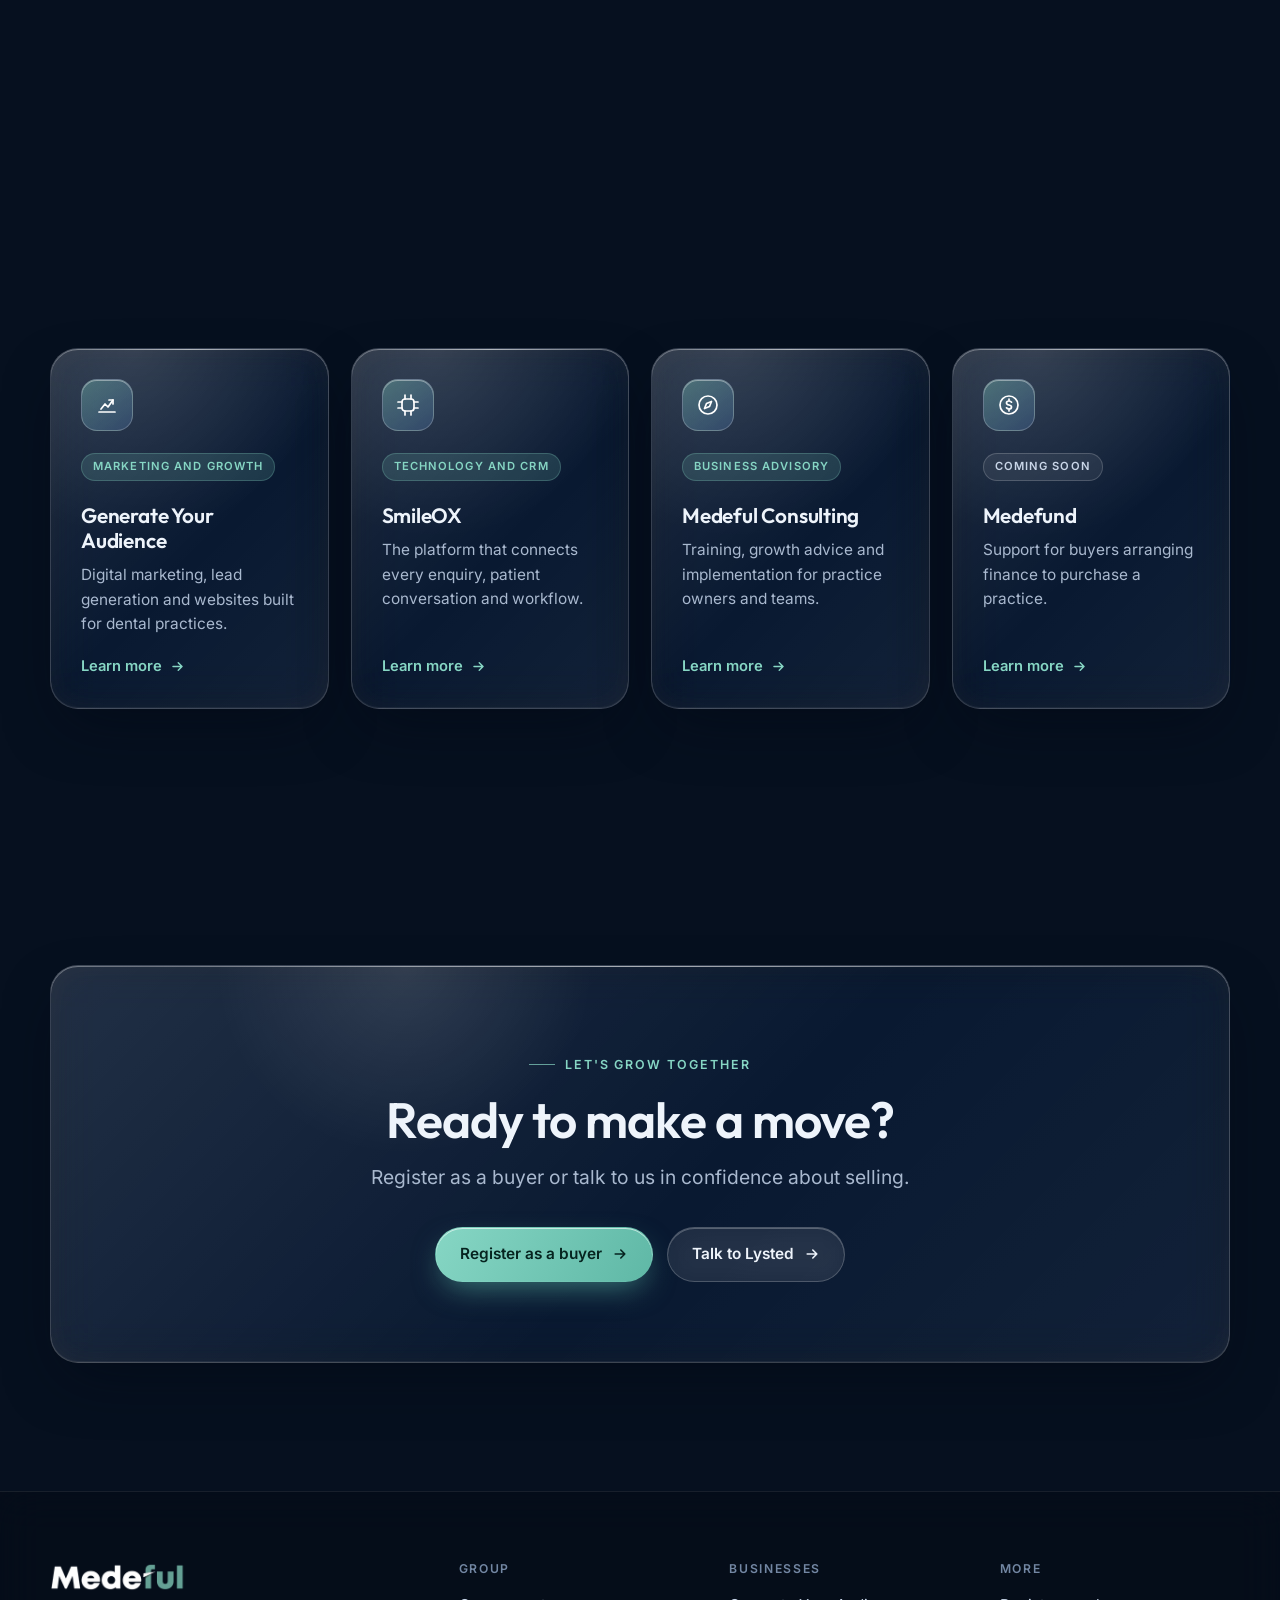
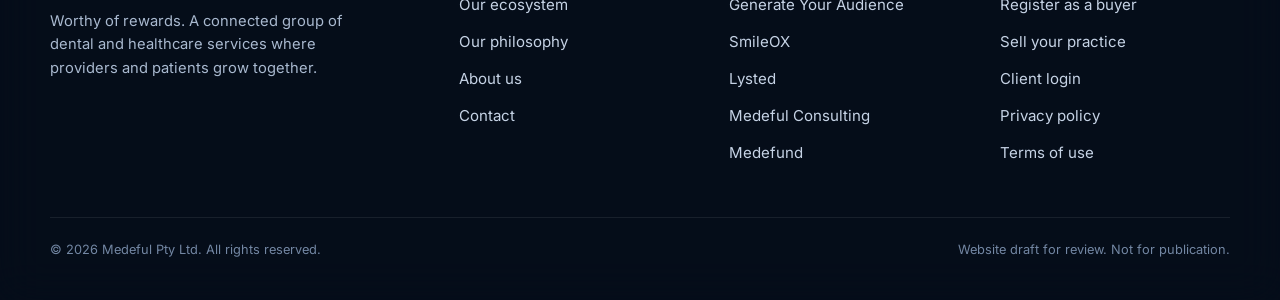
<file: lysted.html>
<!DOCTYPE html>
<html lang="en-AU">
<head>
<meta charset="utf-8">
<meta name="viewport" content="width=device-width, initial-scale=1">
<title>Lysted | Dental practice sales | Medeful</title>
<meta name="description" content="Lysted is the practice sales brokerage of the Medeful group. Register as a buyer or sell your dental practice.">
<meta name="robots" content="noindex">
<meta name="theme-color" content="#0a1930">
<link rel="icon" href="assets/favicon.svg" type="image/svg+xml">
<link rel="stylesheet" href="assets/styles.css">
</head>
<body>
<div class="ambient" aria-hidden="true"><div class="orb a"></div><div class="orb b"></div><div class="orb c"></div></div>
<header class="nav">
  <div class="wrap"><div class="nav-inner glass">
    <a class="nav-logo" href="index.html" aria-label="Medeful home"><img src="assets/logo-dark.png" alt="Medeful" width="119" height="26"></a>
    <ul class="nav-links"><li><a href="ecosystem.html">Ecosystem</a></li><li><a href="businesses.html" class="active">Businesses</a></li><li><a href="philosophy.html">Philosophy</a></li><li><a href="about.html">About</a></li><li><a href="contact.html">Contact</a></li></ul>
    <div class="nav-cta"><a class="login" href="#">Client login</a><a class="btn btn-primary" href="contact.html">Get in touch <svg viewBox="0 0 20 20" fill="none" stroke="currentColor" stroke-width="2" stroke-linecap="round" stroke-linejoin="round"><path d="M4 10h12M11 5l5 5-5 5"/></svg></a>
      <button class="burger" aria-label="Menu" aria-expanded="false"><span></span><span></span><span></span></button></div>
  </div></div>
  <nav class="mobile-menu glass"><a href="ecosystem.html">Ecosystem</a><a href="businesses.html" class="active">Businesses</a><a href="philosophy.html">Philosophy</a><a href="about.html">About</a><a href="contact.html">Contact</a><a href="#">Client login</a><a class="btn btn-primary" href="contact.html">Get in touch <svg viewBox="0 0 20 20" fill="none" stroke="currentColor" stroke-width="2" stroke-linecap="round" stroke-linejoin="round"><path d="M4 10h12M11 5l5 5-5 5"/></svg></a></nav>
</header>
<main>

<section class="page-hero"><div class="wrap">
  <div class="pill glass reveal"><b>Lysted</b> A Medeful company</div>
  <h1 class="reveal" style="--d:.08s">Buy or sell a dental practice, <span class="grad">with confidence.</span></h1>
  <p class="lead reveal" style="--d:.16s">Lysted is a practice sales brokerage for the dental industry. Register what you are looking for and we will send you matching opportunities as they come up.</p>
  <div class="btn-row reveal" style="--d:.24s"><a class="btn btn-primary" href="#register">Register as a buyer <svg viewBox="0 0 20 20" fill="none" stroke="currentColor" stroke-width="2" stroke-linecap="round" stroke-linejoin="round"><path d="M4 10h12M11 5l5 5-5 5"/></svg></a><a class="btn btn-ghost" href="#sell">Sell your practice <svg viewBox="0 0 20 20" fill="none" stroke="currentColor" stroke-width="2" stroke-linecap="round" stroke-linejoin="round"><path d="M4 10h12M11 5l5 5-5 5"/></svg></a></div>
</div></section>
<section style="padding-top:20px"><div class="wrap">
  <div class="section-head reveal"><span class="eyebrow">How it works</span><h2>From registration to settlement.</h2></div>
  <div class="flow">
    <div class="f glass reveal"><span class="fn">01</span><h3>Register</h3><p>Tell us the location, size and type of practice you want.</p></div>
    <div class="f glass core reveal" style="--d:.07s"><span class="fn">02</span><h3>Get matched</h3><p>Your brief is saved and matched against new listings.</p></div>
    <div class="f glass reveal" style="--d:.14s"><span class="fn">03</span><h3>Receive listings</h3><p>Confidential summaries arrive by email, automatically.</p></div>
    <div class="f glass reveal" style="--d:.21s"><span class="fn">04</span><h3>Go deeper</h3><p>Sign a confidentiality agreement to see full details.</p></div>
    <div class="f glass reveal" style="--d:.28s"><span class="fn">05</span><h3>Settle</h3><p>We guide inspection, offer and due diligence to completion.</p></div>
  </div>
</div></section>
<section id="register"><div class="wrap split" style="align-items:start">
  <div class="reveal">
    <span class="eyebrow">For buyers</span><h2 style="margin-bottom:18px">Register your interest.</h2>
    <p class="lead">Be first to hear about practices that fit your brief, often before they are advertised.</p>
    <ul class="checks"><li>Matching listings emailed to you automatically</li><li>Practice identities protected until you sign a confidentiality agreement</li><li>Update your preferences or unsubscribe at any time</li><li>Optional help with finance, advice and marketing after settlement</li></ul>
  </div>
  <form class="form glass reveal" style="--d:.12s" data-draft>
    <div class="row"><label>Full name<input required placeholder="Dr Jane Citizen"></label><label>Mobile<input type="tel" placeholder="04xx xxx xxx"></label></div>
    <label>Email<input type="email" required placeholder="you@email.com.au"></label>
    <label>I am a<select required><option value="">Select one</option><option>First-time buyer</option><option>Existing owner expanding</option><option>Dental group</option><option>Investor</option></select></label>
    <div class="row"><label>Preferred state<select><option>NSW</option><option>VIC</option><option>QLD</option><option>WA</option><option>SA</option><option>TAS</option><option>ACT</option><option>NT</option><option>Any</option></select></label><label>Region or suburbs<input placeholder="e.g. Northern Beaches"></label></div>
    <div><label style="margin-bottom:10px">Practice type</label><div class="chips">
      <label><input type="checkbox" checked><span>General</span></label><label><input type="checkbox"><span>Orthodontic</span></label><label><input type="checkbox"><span>Periodontic</span></label><label><input type="checkbox"><span>Endodontic</span></label><label><input type="checkbox"><span>Oral surgery</span></label><label><input type="checkbox"><span>Paediatric</span></label></div></div>
    <div class="row"><label>Number of chairs<select><option>Any</option><option>1 to 2</option><option>3 to 4</option><option>5 or more</option></select></label><label>Budget range<select><option>Prefer to discuss</option><option>Under $500k</option><option>$500k to $1m</option><option>$1m to $2m</option><option>$2m and above</option></select></label></div>
    <label>Timeframe to purchase<select><option>Ready now</option><option>Within 6 months</option><option>6 to 12 months</option><option>Just exploring</option></select></label>
    <label class="consent"><input type="checkbox" required><span>I agree to receive practice listings and related emails from Lysted. I can unsubscribe at any time.</span></label>
    <button class="btn btn-primary" type="submit" style="justify-self:start">Register my interest <svg viewBox="0 0 20 20" fill="none" stroke="currentColor" stroke-width="2" stroke-linecap="round" stroke-linejoin="round"><path d="M4 10h12M11 5l5 5-5 5"/></svg></button>
    <div class="form-success"><div class="icon"><svg viewBox="0 0 24 24"><path d="M5 12.5l4.5 4.5L19 7.5"/></svg></div><h3 style="margin:18px 0 10px">You are registered.</h3><p>We will email you as soon as a practice matches your brief.</p><p class="form-note" style="margin-top:14px">Draft only. In the live site this form submits straight into SmileOX.</p></div>
  </form>
</div></section>
<section id="sell"><div class="wrap"><div class="band glass reveal">
  <div><span class="eyebrow">For sellers</span><h2 style="font-size:clamp(1.8rem,3.4vw,2.6rem);margin-bottom:16px">Thinking of selling your practice?</h2><p>Start with a confidential conversation. We will talk through timing, likely value and how we would present your practice to registered buyers.</p>
    <ul class="checks"><li>Discreet from the first call</li><li>A ready list of qualified, registered buyers</li><li>Support through negotiation and settlement</li></ul>
    <div class="btn-row"><a class="btn btn-primary" href="contact.html?interest=selling">Request a confidential appraisal <svg viewBox="0 0 20 20" fill="none" stroke="currentColor" stroke-width="2" stroke-linecap="round" stroke-linejoin="round"><path d="M4 10h12M11 5l5 5-5 5"/></svg></a></div></div>
  <div class="grid">
    <div class="card glass" style="display:flex;gap:16px;align-items:center;padding:20px"><div class="icon"><svg viewBox="0 0 24 24"><rect x="5" y="11" width="14" height="9" rx="2.5"/><path d="M8 11V8a4 4 0 018 0v3"/></svg></div><div><h3 style="margin:0;font-size:1.05rem">Confidential by default</h3><p>Your practice is never named in listing emails.</p></div></div>
    <div class="card glass" style="display:flex;gap:16px;align-items:center;padding:20px"><div class="icon"><svg viewBox="0 0 24 24"><circle cx="12" cy="12" r="9"/><circle cx="12" cy="12" r="5"/><circle cx="12" cy="12" r="1"/></svg></div><div><h3 style="margin:0;font-size:1.05rem">Matched buyers</h3><p>Shown only to buyers whose brief fits.</p></div></div>
    <div class="card glass" style="display:flex;gap:16px;align-items:center;padding:20px"><div class="icon"><svg viewBox="0 0 24 24"><path d="M7 3h7l5 5v11a2 2 0 01-2 2H7a2 2 0 01-2-2V5a2 2 0 012-2z"/><path d="M14 3v5h5M9 13h6M9 17h4"/></svg></div><div><h3 style="margin:0;font-size:1.05rem">Managed process</h3><p>Every step tracked from enquiry to settlement.</p></div></div>
  </div>
</div></div></section>
<section><div class="wrap">
  <div class="section-head center reveal"><span class="eyebrow">After settlement</span><h2>The group is there for what comes next.</h2><p class="lead">New owners can choose to tap into the rest of Medeful. It is always optional.</p></div>
  <div class="grid g4"><a class="card glass biz-card reveal" style="--d:0.0s" href="generate-your-audience.html"><div class="icon"><svg viewBox="0 0 24 24"><path d="M4 19h16M6 16l4-5 3 3 5-7"/><path d="M14 7h4v4"/></svg></div><span class="tag">Marketing and growth</span><h3>Generate Your Audience</h3><p>Digital marketing, lead generation and websites built for dental practices.</p><span class="link">Learn more <svg viewBox="0 0 20 20" fill="none" stroke="currentColor" stroke-width="2" stroke-linecap="round" stroke-linejoin="round"><path d="M4 10h12M11 5l5 5-5 5"/></svg></span></a><a class="card glass biz-card reveal" style="--d:0.07s" href="smileox.html"><div class="icon"><svg viewBox="0 0 24 24"><rect x="6" y="6" width="12" height="12" rx="3"/><path d="M9 2v4M15 2v4M9 18v4M15 18v4M2 9h4M2 15h4M18 9h4M18 15h4"/></svg></div><span class="tag">Technology and CRM</span><h3>SmileOX</h3><p>The platform that connects every enquiry, patient conversation and workflow.</p><span class="link">Learn more <svg viewBox="0 0 20 20" fill="none" stroke="currentColor" stroke-width="2" stroke-linecap="round" stroke-linejoin="round"><path d="M4 10h12M11 5l5 5-5 5"/></svg></span></a><a class="card glass biz-card reveal" style="--d:0.14s" href="consulting.html"><div class="icon"><svg viewBox="0 0 24 24"><circle cx="12" cy="12" r="9"/><path d="M15.5 8.5l-2 5-5 2 2-5z"/></svg></div><span class="tag">Business advisory</span><h3>Medeful Consulting</h3><p>Training, growth advice and implementation for practice owners and teams.</p><span class="link">Learn more <svg viewBox="0 0 20 20" fill="none" stroke="currentColor" stroke-width="2" stroke-linecap="round" stroke-linejoin="round"><path d="M4 10h12M11 5l5 5-5 5"/></svg></span></a><a class="card glass biz-card reveal" style="--d:0.21000000000000002s" href="medefund.html"><div class="icon"><svg viewBox="0 0 24 24"><circle cx="12" cy="12" r="9"/><path d="M14.5 9.2c-.5-.8-1.4-1.2-2.5-1.2-1.5 0-2.5.8-2.5 2s1 1.7 2.5 2 2.5.8 2.5 2-1 2-2.5 2c-1.100 0-2-.4-2.5-1.2M12 6v2M12 16v2"/></svg></div><span class="tag soon">Coming soon</span><h3>Medefund</h3><p>Support for buyers arranging finance to purchase a practice.</p><span class="link">Learn more <svg viewBox="0 0 20 20" fill="none" stroke="currentColor" stroke-width="2" stroke-linecap="round" stroke-linejoin="round"><path d="M4 10h12M11 5l5 5-5 5"/></svg></span></a></div>
</div></section>
<section><div class="wrap"><div class="cta glass reveal"><span class="eyebrow">Let's grow together</span><h2>Ready to make a move?</h2><p class="lead" style="margin-inline:auto">Register as a buyer or talk to us in confidence about selling.</p><div class="btn-row"><a class="btn btn-primary" href="#register">Register as a buyer <svg viewBox="0 0 20 20" fill="none" stroke="currentColor" stroke-width="2" stroke-linecap="round" stroke-linejoin="round"><path d="M4 10h12M11 5l5 5-5 5"/></svg></a><a class="btn btn-ghost" href="contact.html?interest=selling">Talk to Lysted <svg viewBox="0 0 20 20" fill="none" stroke="currentColor" stroke-width="2" stroke-linecap="round" stroke-linejoin="round"><path d="M4 10h12M11 5l5 5-5 5"/></svg></a></div></div></div></section>

</main>
<footer>
  <div class="wrap">
    <div class="foot">
      <div><img src="assets/logo-dark.png" alt="Medeful" width="137" height="30"><p>Worthy of rewards. A connected group of dental and healthcare services where providers and patients grow together.</p></div>
      <div><h4>Group</h4><ul><li><a href="ecosystem.html">Our ecosystem</a></li><li><a href="philosophy.html">Our philosophy</a></li><li><a href="about.html">About us</a></li><li><a href="contact.html">Contact</a></li></ul></div>
      <div><h4>Businesses</h4><ul><li><a href="generate-your-audience.html">Generate Your Audience</a></li><li><a href="smileox.html">SmileOX</a></li><li><a href="lysted.html">Lysted</a></li><li><a href="consulting.html">Medeful Consulting</a></li><li><a href="medefund.html">Medefund</a></li></ul></div>
      <div><h4>More</h4><ul><li><a href="lysted.html#register">Register as a buyer</a></li><li><a href="lysted.html#sell">Sell your practice</a></li><li><a href="#">Client login</a></li><li><a href="#">Privacy policy</a></li><li><a href="#">Terms of use</a></li></ul></div>
    </div>
    <div class="legal"><span>&copy; 2026 Medeful Pty Ltd. All rights reserved.</span><span>Website draft for review. Not for publication.</span></div>
  </div>
</footer>
<script src="assets/app.js" defer></script>
</body>
</html>
</file>
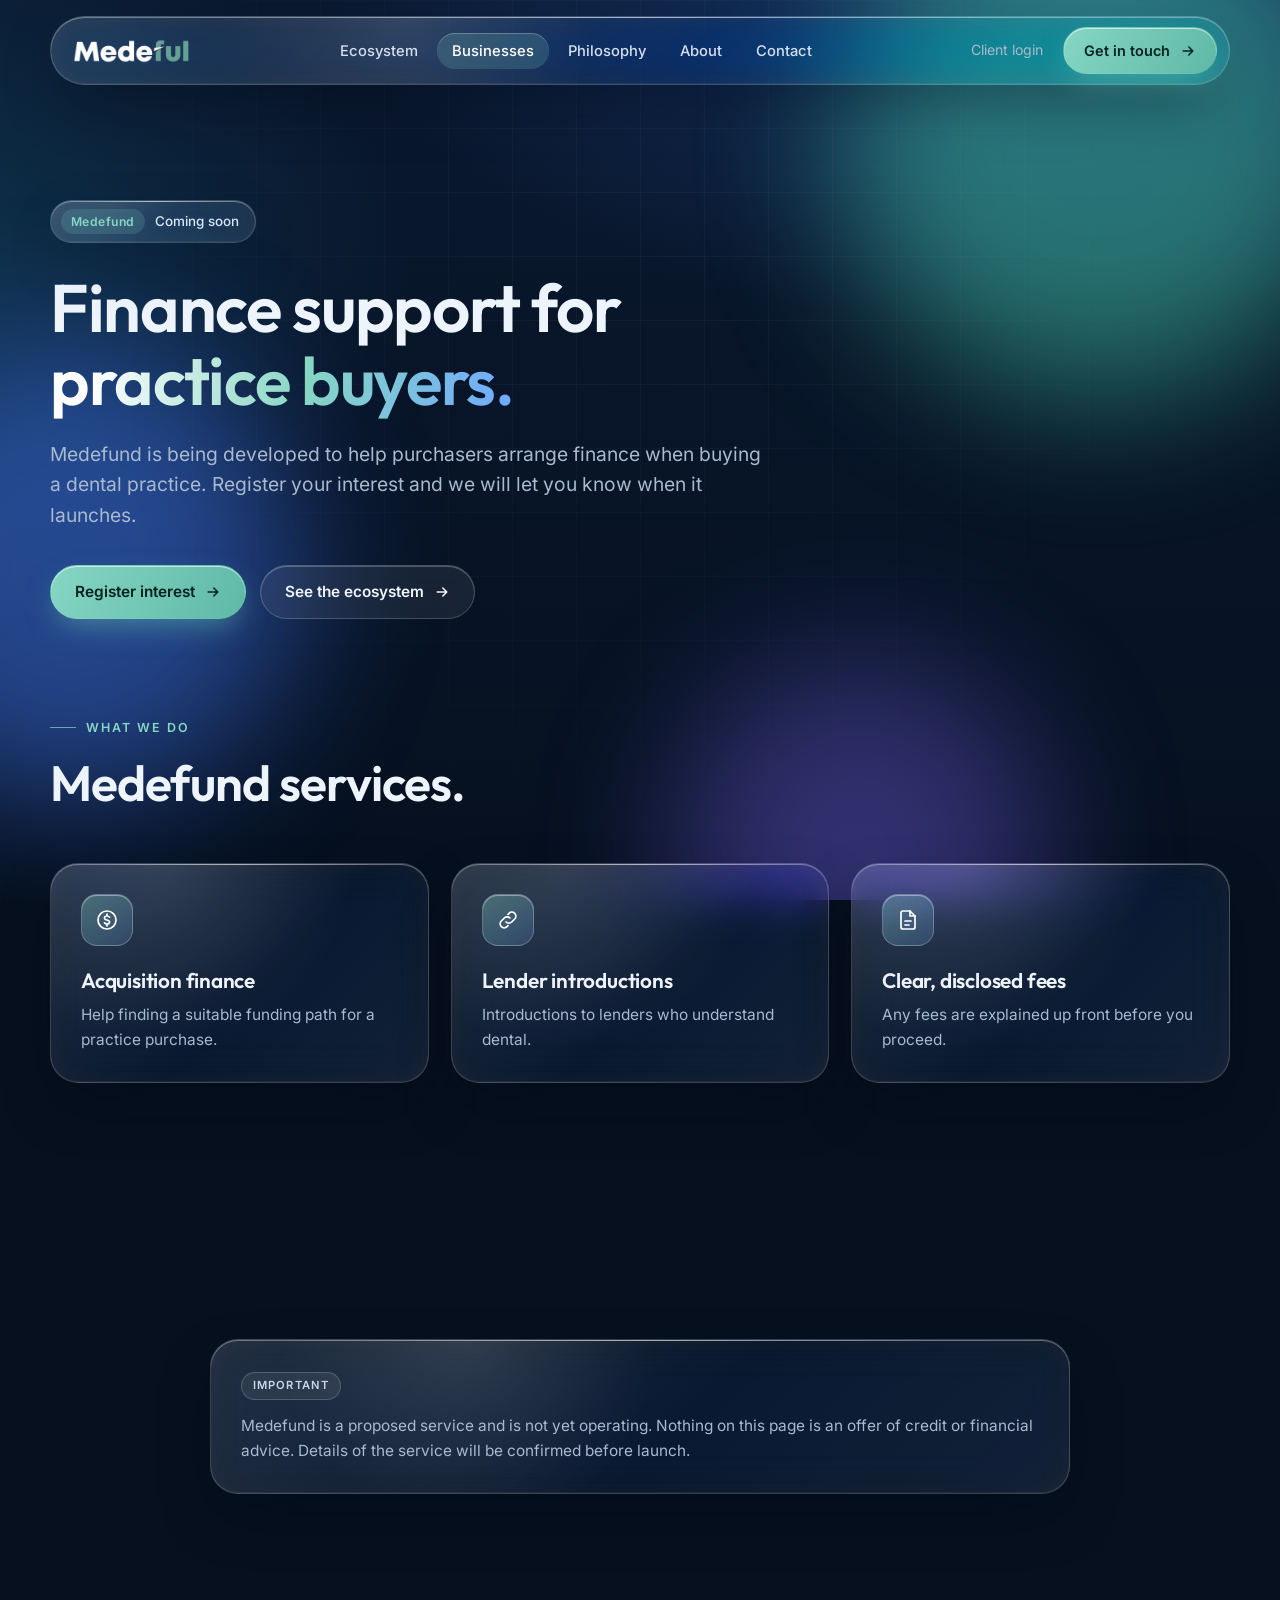
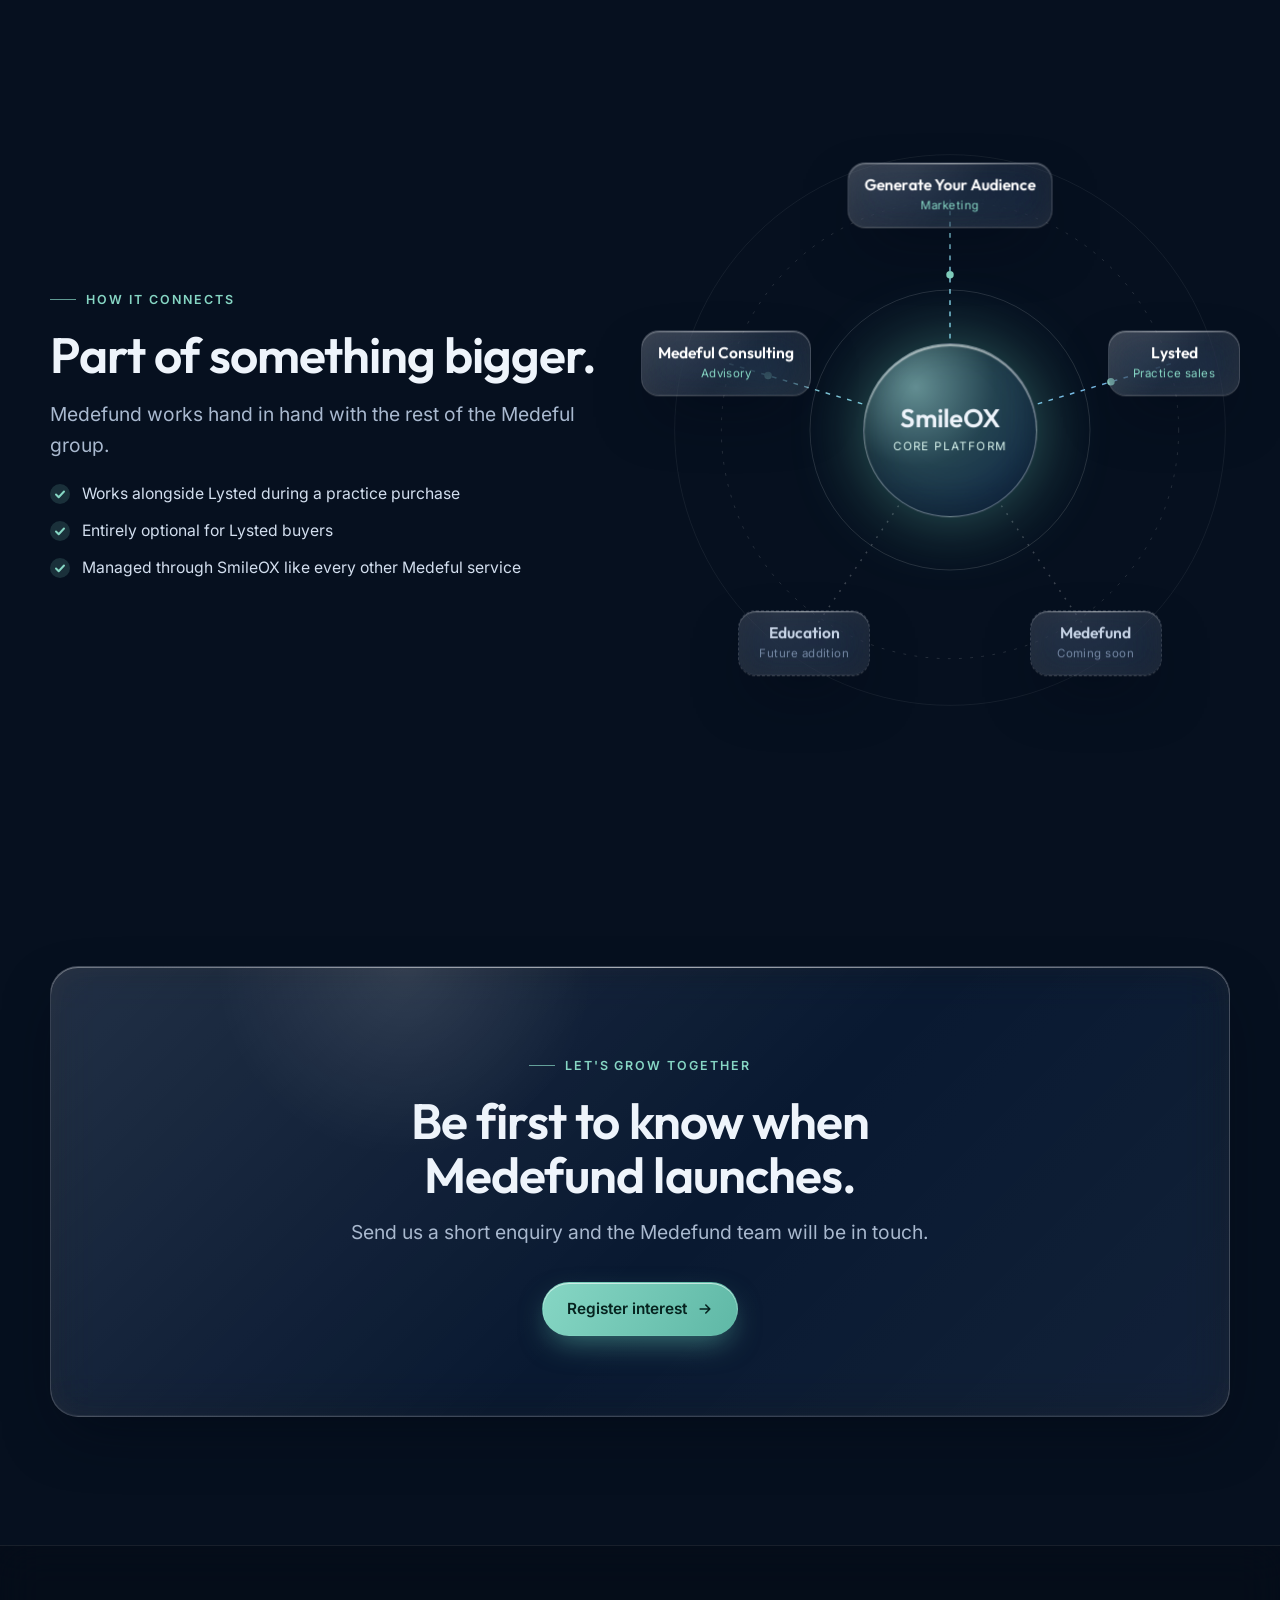
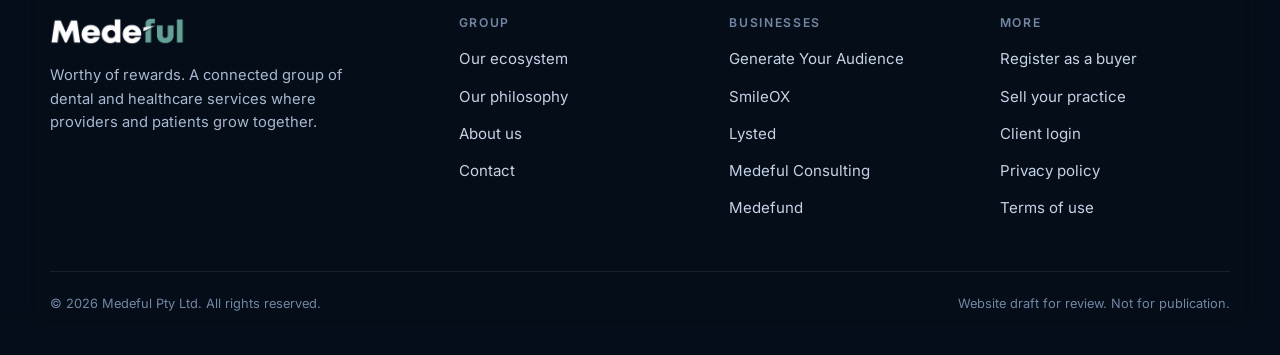
<file: medefund.html>
<!DOCTYPE html>
<html lang="en-AU">
<head>
<meta charset="utf-8">
<meta name="viewport" content="width=device-width, initial-scale=1">
<title>Medefund | Medeful</title>
<meta name="description" content="Medefund is being developed to help purchasers arrange finance when buying a dental practice. Register your interest and we will let you know when it launches.">
<meta name="robots" content="noindex">
<meta name="theme-color" content="#0a1930">
<link rel="icon" href="assets/favicon.svg" type="image/svg+xml">
<link rel="stylesheet" href="assets/styles.css">
</head>
<body>
<div class="ambient" aria-hidden="true"><div class="orb a"></div><div class="orb b"></div><div class="orb c"></div></div>
<header class="nav">
  <div class="wrap"><div class="nav-inner glass">
    <a class="nav-logo" href="index.html" aria-label="Medeful home"><img src="assets/logo-dark.png" alt="Medeful" width="119" height="26"></a>
    <ul class="nav-links"><li><a href="ecosystem.html">Ecosystem</a></li><li><a href="businesses.html" class="active">Businesses</a></li><li><a href="philosophy.html">Philosophy</a></li><li><a href="about.html">About</a></li><li><a href="contact.html">Contact</a></li></ul>
    <div class="nav-cta"><a class="login" href="#">Client login</a><a class="btn btn-primary" href="contact.html">Get in touch <svg viewBox="0 0 20 20" fill="none" stroke="currentColor" stroke-width="2" stroke-linecap="round" stroke-linejoin="round"><path d="M4 10h12M11 5l5 5-5 5"/></svg></a>
      <button class="burger" aria-label="Menu" aria-expanded="false"><span></span><span></span><span></span></button></div>
  </div></div>
  <nav class="mobile-menu glass"><a href="ecosystem.html">Ecosystem</a><a href="businesses.html" class="active">Businesses</a><a href="philosophy.html">Philosophy</a><a href="about.html">About</a><a href="contact.html">Contact</a><a href="#">Client login</a><a class="btn btn-primary" href="contact.html">Get in touch <svg viewBox="0 0 20 20" fill="none" stroke="currentColor" stroke-width="2" stroke-linecap="round" stroke-linejoin="round"><path d="M4 10h12M11 5l5 5-5 5"/></svg></a></nav>
</header>
<main>

<section class="page-hero"><div class="wrap">
  <div class="pill glass reveal"><b>Medefund</b> Coming soon</div>
  <h1 class="reveal" style="--d:.08s">Finance support for <span class="grad">practice buyers.</span></h1>
  <p class="lead reveal" style="--d:.16s">Medefund is being developed to help purchasers arrange finance when buying a dental practice. Register your interest and we will let you know when it launches.</p>
  <div class="btn-row reveal" style="--d:.24s"><a class="btn btn-primary" href="contact.html?interest=finance">Register interest <svg viewBox="0 0 20 20" fill="none" stroke="currentColor" stroke-width="2" stroke-linecap="round" stroke-linejoin="round"><path d="M4 10h12M11 5l5 5-5 5"/></svg></a><a class="btn btn-ghost" href="ecosystem.html">See the ecosystem <svg viewBox="0 0 20 20" fill="none" stroke="currentColor" stroke-width="2" stroke-linecap="round" stroke-linejoin="round"><path d="M4 10h12M11 5l5 5-5 5"/></svg></a></div>
</div></section>
<section style="padding-top:20px"><div class="wrap">
  <div class="section-head reveal"><span class="eyebrow">What we do</span><h2>Medefund services.</h2></div>
  <div class="grid g3"><div class="card glass reveal" style="--d:0.0s"><div class="icon"><svg viewBox="0 0 24 24"><circle cx="12" cy="12" r="9"/><path d="M14.5 9.2c-.5-.8-1.4-1.2-2.5-1.2-1.5 0-2.5.8-2.5 2s1 1.7 2.5 2 2.5.8 2.5 2-1 2-2.5 2c-1.100 0-2-.4-2.5-1.2M12 6v2M12 16v2"/></svg></div><h3>Acquisition finance</h3><p>Help finding a suitable funding path for a practice purchase.</p></div><div class="card glass reveal" style="--d:0.06s"><div class="icon"><svg viewBox="0 0 24 24"><path d="M10 14a4 4 0 005.7 0l3-3a4 4 0 00-5.7-5.7l-1 1"/><path d="M14 10a4 4 0 00-5.7 0l-3 3a4 4 0 005.7 5.7l1-1"/></svg></div><h3>Lender introductions</h3><p>Introductions to lenders who understand dental.</p></div><div class="card glass reveal" style="--d:0.12s"><div class="icon"><svg viewBox="0 0 24 24"><path d="M7 3h7l5 5v11a2 2 0 01-2 2H7a2 2 0 01-2-2V5a2 2 0 012-2z"/><path d="M14 3v5h5M9 13h6M9 17h4"/></svg></div><h3>Clear, disclosed fees</h3><p>Any fees are explained up front before you proceed.</p></div></div>
</div></section>
<section><div class="wrap"><div class="card glass reveal" style="max-width:860px;margin-inline:auto"><span class="tag soon" style="margin-bottom:14px">Important</span><p>Medefund is a proposed service and is not yet operating. Nothing on this page is an offer of credit or financial advice. Details of the service will be confirmed before launch.</p></div></div></section>
<section><div class="wrap split">
  <div class="reveal"><span class="eyebrow">How it connects</span><h2 style="margin-bottom:18px">Part of something bigger.</h2><p class="lead">Medefund works hand in hand with the rest of the Medeful group.</p><ul class="checks"><li>Works alongside Lysted during a practice purchase</li><li>Entirely optional for Lysted buyers</li><li>Managed through SmileOX like every other Medeful service</li></ul></div>
  <div class="reveal" style="--d:.12s"><div class="eco ">
  <svg viewBox="0 0 600 600" aria-hidden="true">
    <defs><linearGradient id="spokeGrad" gradientUnits="userSpaceOnUse" x1="0" y1="0" x2="600" y2="600"><stop offset="0" stop-color="#86d6c4"/><stop offset="1" stop-color="#6fa8ff"/></linearGradient></defs>
    <circle class="ring" cx="300" cy="300" r="150"/><circle class="ring dash" cx="300" cy="300" r="245"/><circle class="ring" cx="300" cy="300" r="295" opacity=".5"/>
    <line class="spoke" x1="300" y1="202" x2="300" y2="48"/><line class="spoke" x1="394" y1="272" x2="540" y2="228"/><line class="spoke soft" x1="355" y1="381" x2="456" y2="528"/><line class="spoke soft" x1="245" y1="381" x2="144" y2="528"/><line class="spoke" x1="206" y1="272" x2="60" y2="228"/><circle r="4" fill="#86d6c4"><animateMotion dur="3.0s" repeatCount="indefinite" path="M300,48 L300,202"/><animate attributeName="opacity" values="0;1;1;0" dur="3.0s" repeatCount="indefinite"/></circle><circle r="4" fill="#86d6c4"><animateMotion dur="3.6s" repeatCount="indefinite" path="M540,228 L394,272"/><animate attributeName="opacity" values="0;1;1;0" dur="3.6s" repeatCount="indefinite"/></circle><circle r="4" fill="#86d6c4"><animateMotion dur="5.4s" repeatCount="indefinite" path="M60,228 L206,272"/><animate attributeName="opacity" values="0;1;1;0" dur="5.4s" repeatCount="indefinite"/></circle>
  </svg>
  <a class="eco-core" href="smileox.html"><span><strong>SmileOX</strong><small>Core platform</small></span></a>
  <a class="eco-node glass " href="generate-your-audience.html" style="left:50%;top:8%"><b>Generate Your Audience</b><span>Marketing</span></a><a class="eco-node glass " href="lysted.html" style="left:90%;top:38%"><b>Lysted</b><span>Practice sales</span></a><a class="eco-node glass future" href="medefund.html" style="left:76%;top:88%"><b>Medefund</b><span>Coming soon</span></a><a class="eco-node glass future" href="businesses.html" style="left:24%;top:88%"><b>Education</b><span>Future addition</span></a><a class="eco-node glass " href="consulting.html" style="left:10%;top:38%"><b>Medeful Consulting</b><span>Advisory</span></a>
</div></div>
</div></section>
<section><div class="wrap"><div class="cta glass reveal"><span class="eyebrow">Let's grow together</span><h2>Be first to know when Medefund launches.</h2><p class="lead" style="margin-inline:auto">Send us a short enquiry and the Medefund team will be in touch.</p><div class="btn-row"><a class="btn btn-primary" href="contact.html?interest=finance">Register interest <svg viewBox="0 0 20 20" fill="none" stroke="currentColor" stroke-width="2" stroke-linecap="round" stroke-linejoin="round"><path d="M4 10h12M11 5l5 5-5 5"/></svg></a></div></div></div></section>

</main>
<footer>
  <div class="wrap">
    <div class="foot">
      <div><img src="assets/logo-dark.png" alt="Medeful" width="137" height="30"><p>Worthy of rewards. A connected group of dental and healthcare services where providers and patients grow together.</p></div>
      <div><h4>Group</h4><ul><li><a href="ecosystem.html">Our ecosystem</a></li><li><a href="philosophy.html">Our philosophy</a></li><li><a href="about.html">About us</a></li><li><a href="contact.html">Contact</a></li></ul></div>
      <div><h4>Businesses</h4><ul><li><a href="generate-your-audience.html">Generate Your Audience</a></li><li><a href="smileox.html">SmileOX</a></li><li><a href="lysted.html">Lysted</a></li><li><a href="consulting.html">Medeful Consulting</a></li><li><a href="medefund.html">Medefund</a></li></ul></div>
      <div><h4>More</h4><ul><li><a href="lysted.html#register">Register as a buyer</a></li><li><a href="lysted.html#sell">Sell your practice</a></li><li><a href="#">Client login</a></li><li><a href="#">Privacy policy</a></li><li><a href="#">Terms of use</a></li></ul></div>
    </div>
    <div class="legal"><span>&copy; 2026 Medeful Pty Ltd. All rights reserved.</span><span>Website draft for review. Not for publication.</span></div>
  </div>
</footer>
<script src="assets/app.js" defer></script>
</body>
</html>
</file>
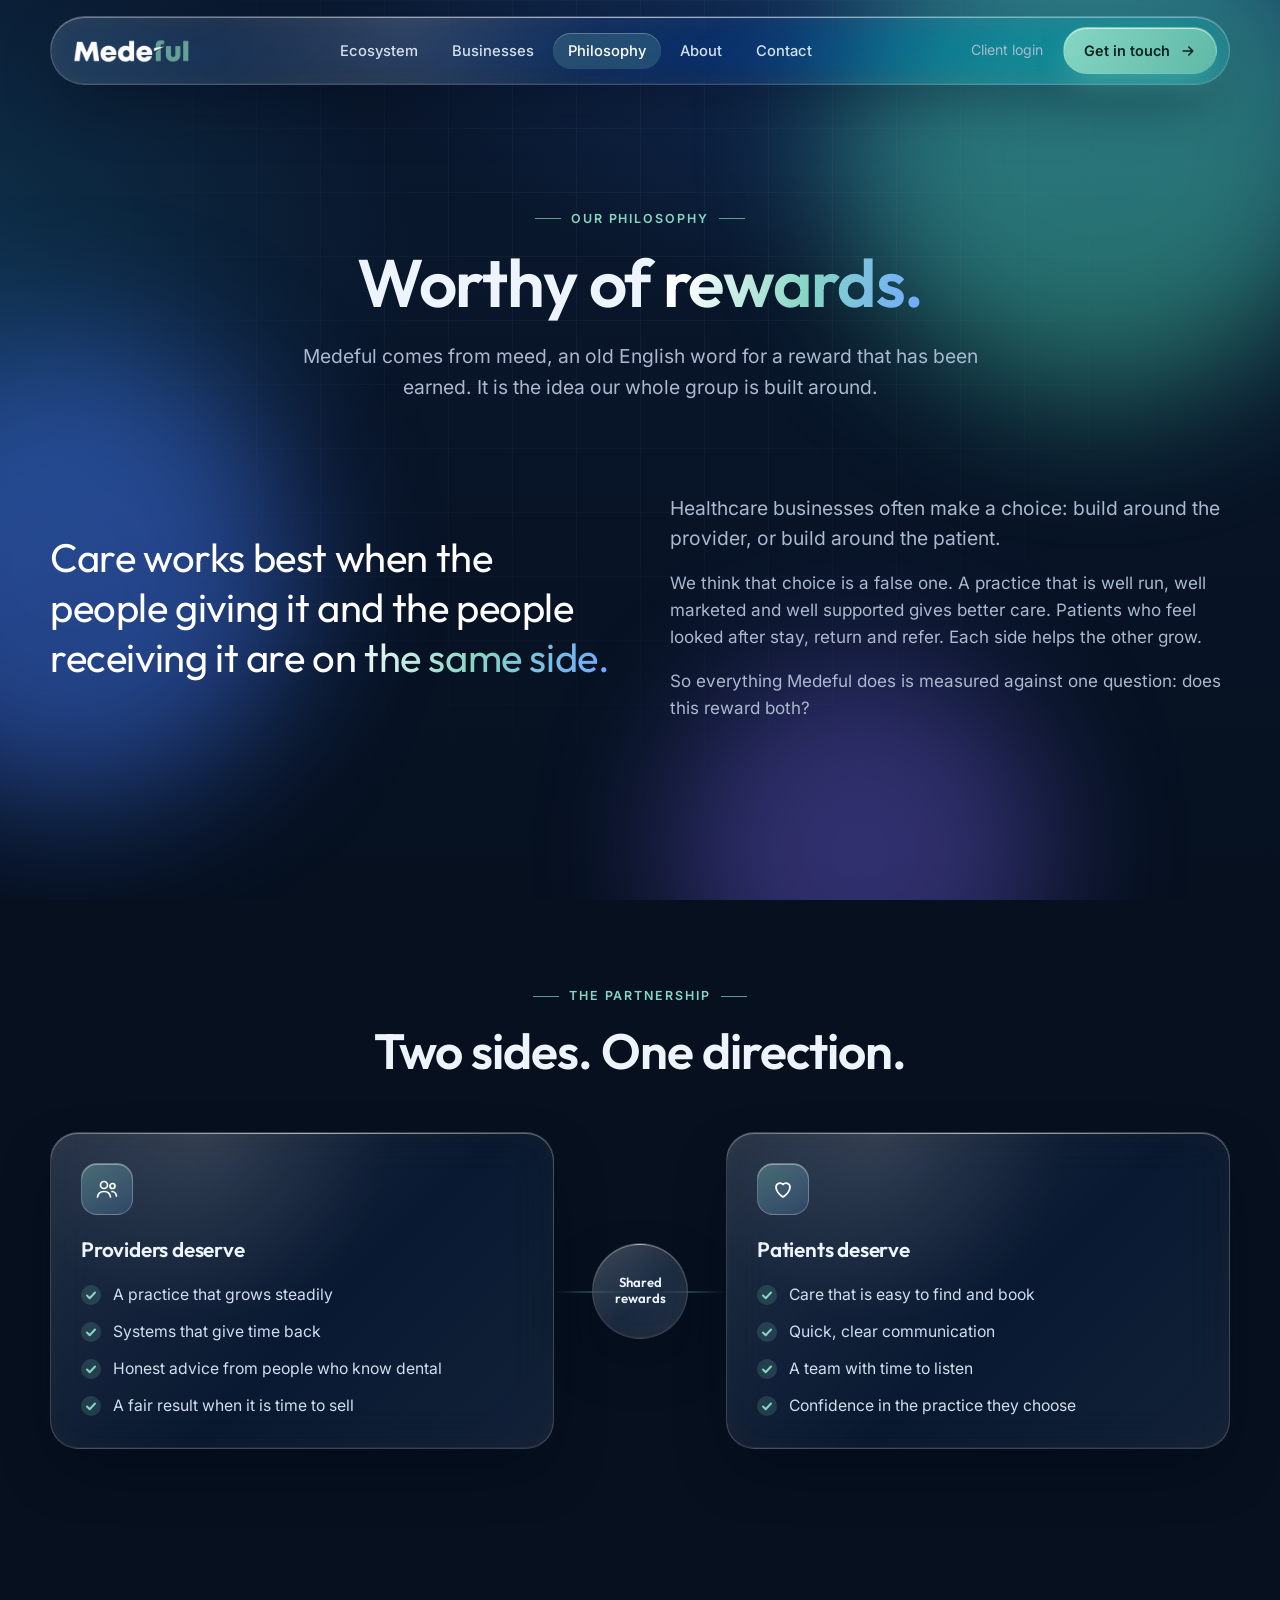
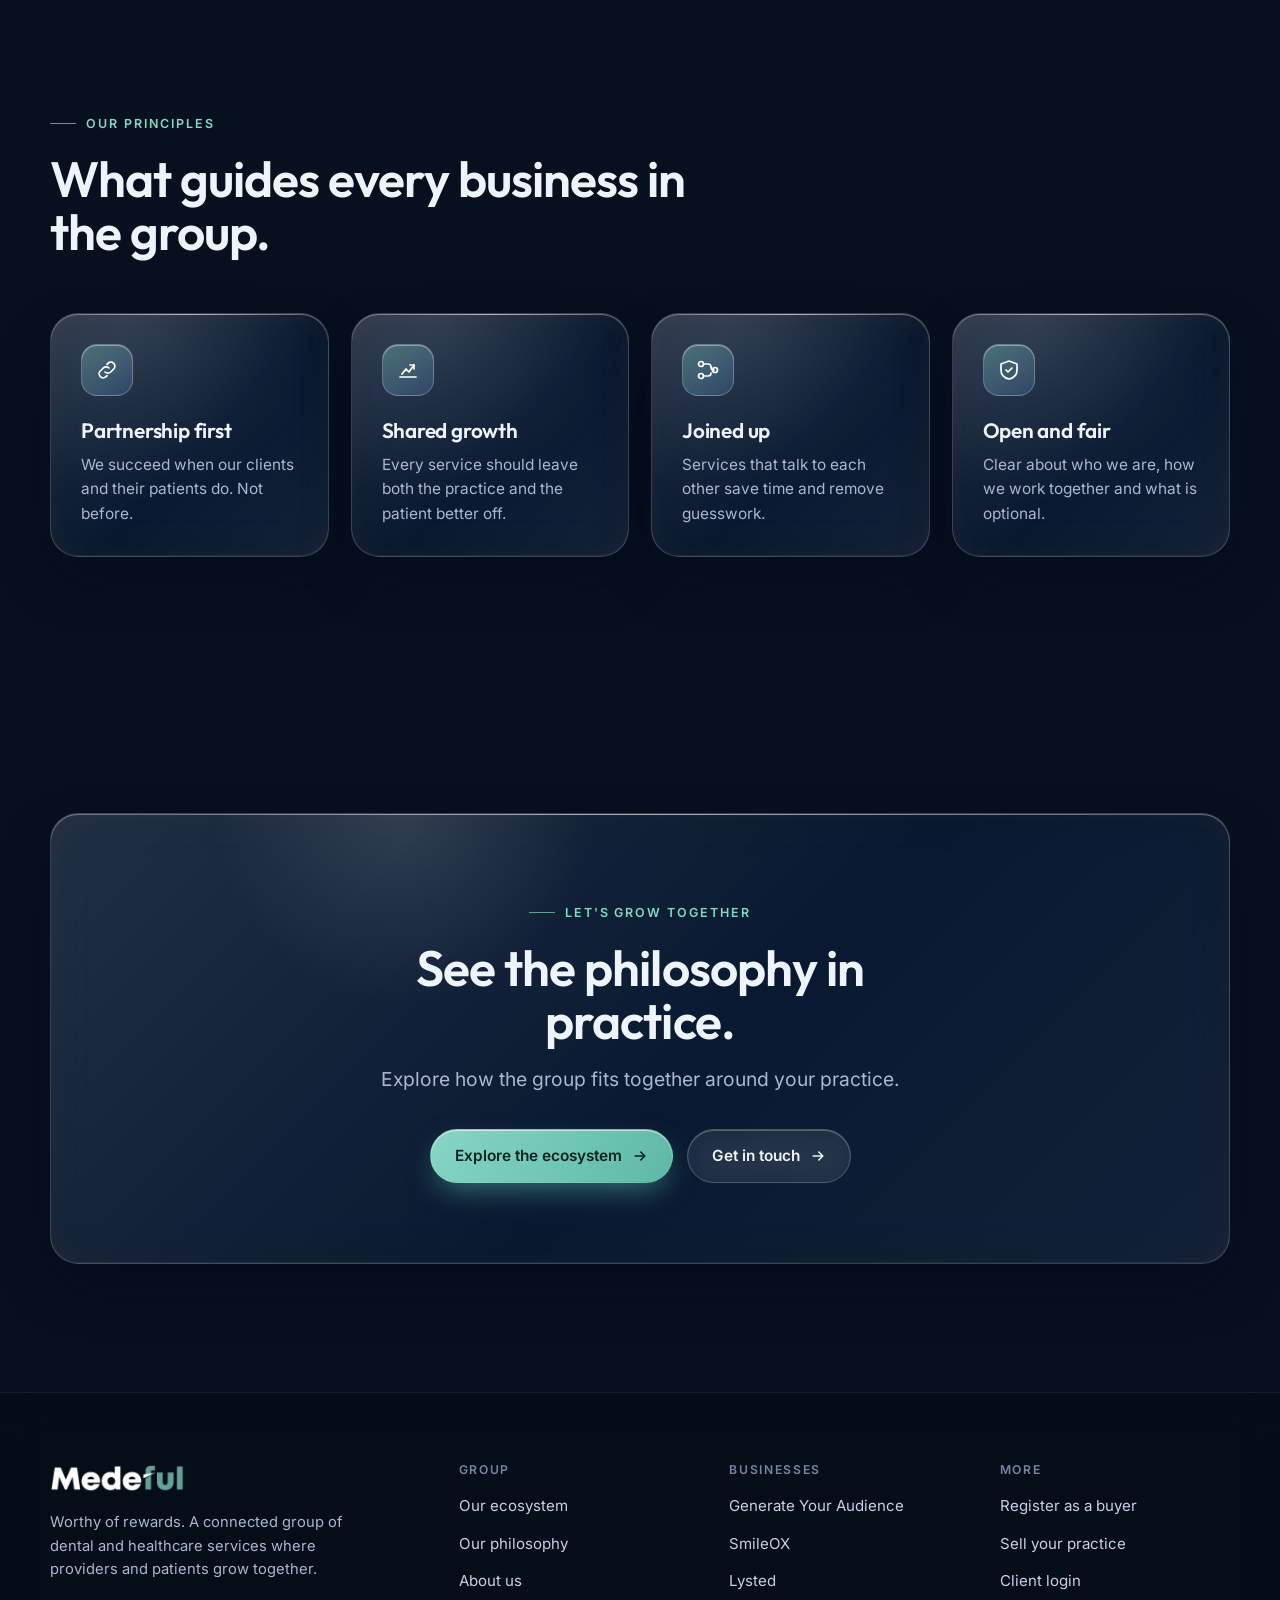
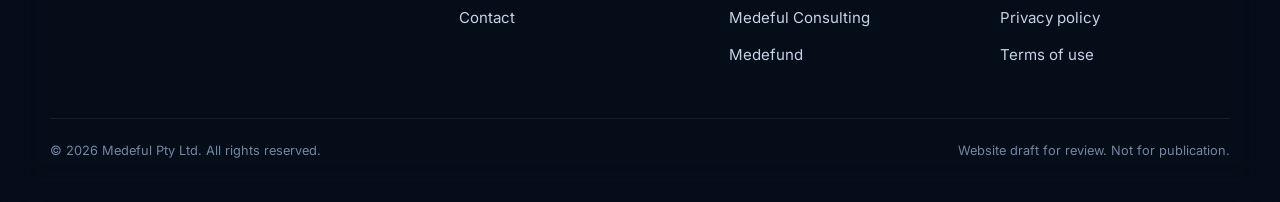
<file: philosophy.html>
<!DOCTYPE html>
<html lang="en-AU">
<head>
<meta charset="utf-8">
<meta name="viewport" content="width=device-width, initial-scale=1">
<title>Our Philosophy | Medeful</title>
<meta name="description" content="Why Medeful means worthy of rewards, and the provider and patient partnership behind the group.">
<meta name="robots" content="noindex">
<meta name="theme-color" content="#0a1930">
<link rel="icon" href="assets/favicon.svg" type="image/svg+xml">
<link rel="stylesheet" href="assets/styles.css">
</head>
<body>
<div class="ambient" aria-hidden="true"><div class="orb a"></div><div class="orb b"></div><div class="orb c"></div></div>
<header class="nav">
  <div class="wrap"><div class="nav-inner glass">
    <a class="nav-logo" href="index.html" aria-label="Medeful home"><img src="assets/logo-dark.png" alt="Medeful" width="119" height="26"></a>
    <ul class="nav-links"><li><a href="ecosystem.html">Ecosystem</a></li><li><a href="businesses.html">Businesses</a></li><li><a href="philosophy.html" class="active">Philosophy</a></li><li><a href="about.html">About</a></li><li><a href="contact.html">Contact</a></li></ul>
    <div class="nav-cta"><a class="login" href="#">Client login</a><a class="btn btn-primary" href="contact.html">Get in touch <svg viewBox="0 0 20 20" fill="none" stroke="currentColor" stroke-width="2" stroke-linecap="round" stroke-linejoin="round"><path d="M4 10h12M11 5l5 5-5 5"/></svg></a>
      <button class="burger" aria-label="Menu" aria-expanded="false"><span></span><span></span><span></span></button></div>
  </div></div>
  <nav class="mobile-menu glass"><a href="ecosystem.html">Ecosystem</a><a href="businesses.html">Businesses</a><a href="philosophy.html" class="active">Philosophy</a><a href="about.html">About</a><a href="contact.html">Contact</a><a href="#">Client login</a><a class="btn btn-primary" href="contact.html">Get in touch <svg viewBox="0 0 20 20" fill="none" stroke="currentColor" stroke-width="2" stroke-linecap="round" stroke-linejoin="round"><path d="M4 10h12M11 5l5 5-5 5"/></svg></a></nav>
</header>
<main>

<section class="page-hero center"><div class="wrap">
  <span class="eyebrow reveal">Our philosophy</span>
  <h1 class="reveal" style="--d:.08s">Worthy of <span class="grad">rewards.</span></h1>
  <p class="lead reveal" style="--d:.16s">Medeful comes from meed, an old English word for a reward that has been earned. It is the idea our whole group is built around.</p>
</div></section>
<section style="padding-top:20px"><div class="wrap split">
  <div class="reveal"><p class="quote">Care works best when the people giving it and the people receiving it are <span class="grad">on the same side.</span></p></div>
  <div class="reveal" style="--d:.12s"><p class="lead">Healthcare businesses often make a choice: build around the provider, or build around the patient.</p><p style="margin-top:16px">We think that choice is a false one. A practice that is well run, well marketed and well supported gives better care. Patients who feel looked after stay, return and refer. Each side helps the other grow.</p><p style="margin-top:16px">So everything Medeful does is measured against one question: does this reward both?</p></div>
</div></section>
<section><div class="wrap">
  <div class="section-head center reveal"><span class="eyebrow">The partnership</span><h2>Two sides. One direction.</h2></div>
  <div class="dual">
    <div class="card glass reveal"><div class="icon"><svg viewBox="0 0 24 24"><circle cx="9" cy="8" r="3.5"/><path d="M2.5 20c.5-3.5 3-5.5 6.5-5.5s6 2 6.5 5.5"/><circle cx="17.5" cy="9" r="2.5"/><path d="M17 14.5c2.5.2 4 1.7 4.5 4.5"/></svg></div><h3>Providers deserve</h3><ul class="checks"><li>A practice that grows steadily</li><li>Systems that give time back</li><li>Honest advice from people who know dental</li><li>A fair result when it is time to sell</li></ul></div>
    <div class="mid reveal" style="--d:.1s"><div class="knot glass">Shared<br>rewards</div></div>
    <div class="card glass reveal" style="--d:.2s"><div class="icon"><svg viewBox="0 0 24 24"><path d="M12 20s-7-4.5-7-10a4 4 0 017-2.5A4 4 0 0119 10c0 5.5-7 10-7 10z"/></svg></div><h3>Patients deserve</h3><ul class="checks"><li>Care that is easy to find and book</li><li>Quick, clear communication</li><li>A team with time to listen</li><li>Confidence in the practice they choose</li></ul></div>
  </div>
</div></section>
<section><div class="wrap">
  <div class="section-head reveal"><span class="eyebrow">Our principles</span><h2>What guides every business in the group.</h2></div>
  <div class="grid g4">
    <div class="card glass reveal"><div class="icon"><svg viewBox="0 0 24 24"><path d="M10 14a4 4 0 005.7 0l3-3a4 4 0 00-5.7-5.7l-1 1"/><path d="M14 10a4 4 0 00-5.7 0l-3 3a4 4 0 005.7 5.7l1-1"/></svg></div><h3>Partnership first</h3><p>We succeed when our clients and their patients do. Not before.</p></div>
    <div class="card glass reveal" style="--d:.08s"><div class="icon"><svg viewBox="0 0 24 24"><path d="M4 19h16M6 16l4-5 3 3 5-7"/><path d="M14 7h4v4"/></svg></div><h3>Shared growth</h3><p>Every service should leave both the practice and the patient better off.</p></div>
    <div class="card glass reveal" style="--d:.16s"><div class="icon"><svg viewBox="0 0 24 24"><circle cx="5" cy="6" r="2.5"/><circle cx="19" cy="12" r="2.5"/><circle cx="5" cy="18" r="2.5"/><path d="M7.5 6H12a3 3 0 013 3v0a3 3 0 003 3M7.5 18H12a3 3 0 003-3"/></svg></div><h3>Joined up</h3><p>Services that talk to each other save time and remove guesswork.</p></div>
    <div class="card glass reveal" style="--d:.24s"><div class="icon"><svg viewBox="0 0 24 24"><path d="M12 3l8 3v6c0 4.5-3.2 8-8 9-4.800-1-8-4.5-8-9V6z"/><path d="M9 12l2 2 4-4"/></svg></div><h3>Open and fair</h3><p>Clear about who we are, how we work together and what is optional.</p></div>
  </div>
</div></section>
<section><div class="wrap"><div class="cta glass reveal"><span class="eyebrow">Let's grow together</span><h2>See the philosophy in practice.</h2><p class="lead" style="margin-inline:auto">Explore how the group fits together around your practice.</p><div class="btn-row"><a class="btn btn-primary" href="ecosystem.html">Explore the ecosystem <svg viewBox="0 0 20 20" fill="none" stroke="currentColor" stroke-width="2" stroke-linecap="round" stroke-linejoin="round"><path d="M4 10h12M11 5l5 5-5 5"/></svg></a><a class="btn btn-ghost" href="contact.html">Get in touch <svg viewBox="0 0 20 20" fill="none" stroke="currentColor" stroke-width="2" stroke-linecap="round" stroke-linejoin="round"><path d="M4 10h12M11 5l5 5-5 5"/></svg></a></div></div></div></section>

</main>
<footer>
  <div class="wrap">
    <div class="foot">
      <div><img src="assets/logo-dark.png" alt="Medeful" width="137" height="30"><p>Worthy of rewards. A connected group of dental and healthcare services where providers and patients grow together.</p></div>
      <div><h4>Group</h4><ul><li><a href="ecosystem.html">Our ecosystem</a></li><li><a href="philosophy.html">Our philosophy</a></li><li><a href="about.html">About us</a></li><li><a href="contact.html">Contact</a></li></ul></div>
      <div><h4>Businesses</h4><ul><li><a href="generate-your-audience.html">Generate Your Audience</a></li><li><a href="smileox.html">SmileOX</a></li><li><a href="lysted.html">Lysted</a></li><li><a href="consulting.html">Medeful Consulting</a></li><li><a href="medefund.html">Medefund</a></li></ul></div>
      <div><h4>More</h4><ul><li><a href="lysted.html#register">Register as a buyer</a></li><li><a href="lysted.html#sell">Sell your practice</a></li><li><a href="#">Client login</a></li><li><a href="#">Privacy policy</a></li><li><a href="#">Terms of use</a></li></ul></div>
    </div>
    <div class="legal"><span>&copy; 2026 Medeful Pty Ltd. All rights reserved.</span><span>Website draft for review. Not for publication.</span></div>
  </div>
</footer>
<script src="assets/app.js" defer></script>
</body>
</html>
</file>
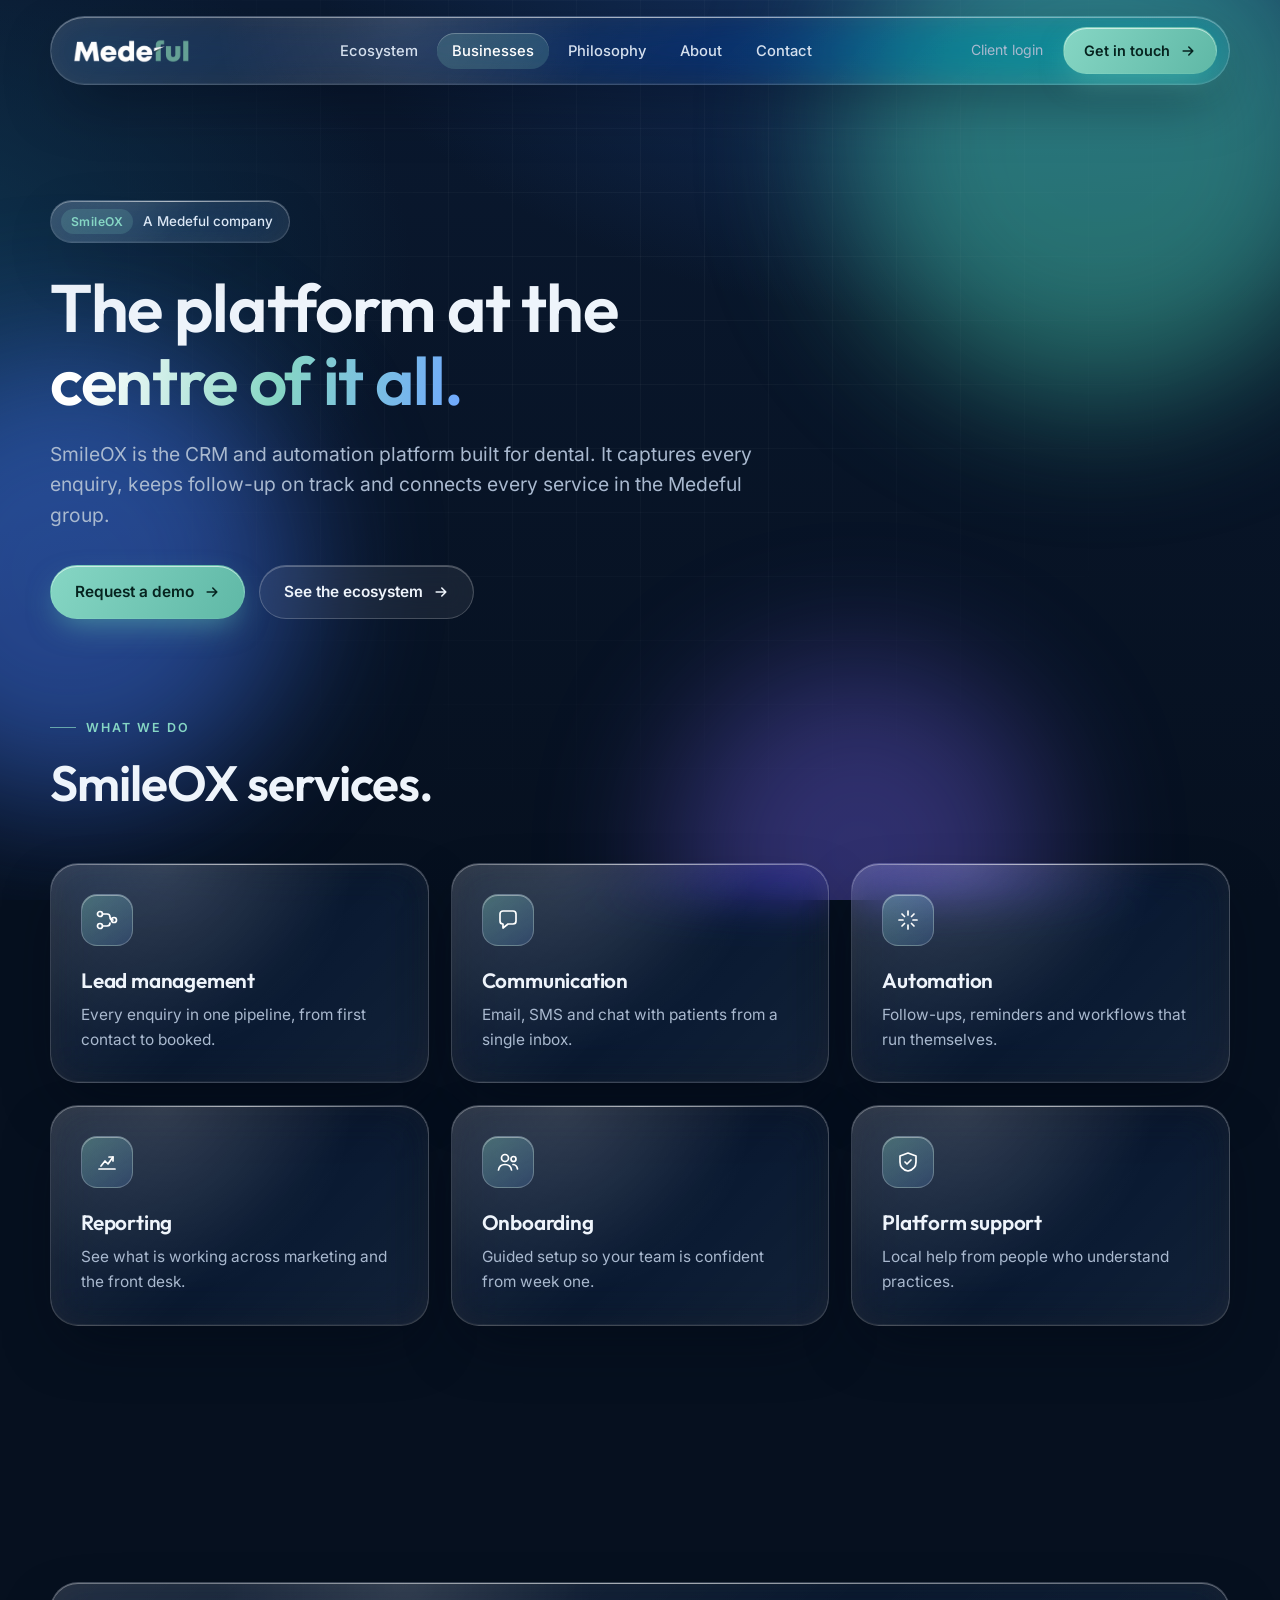
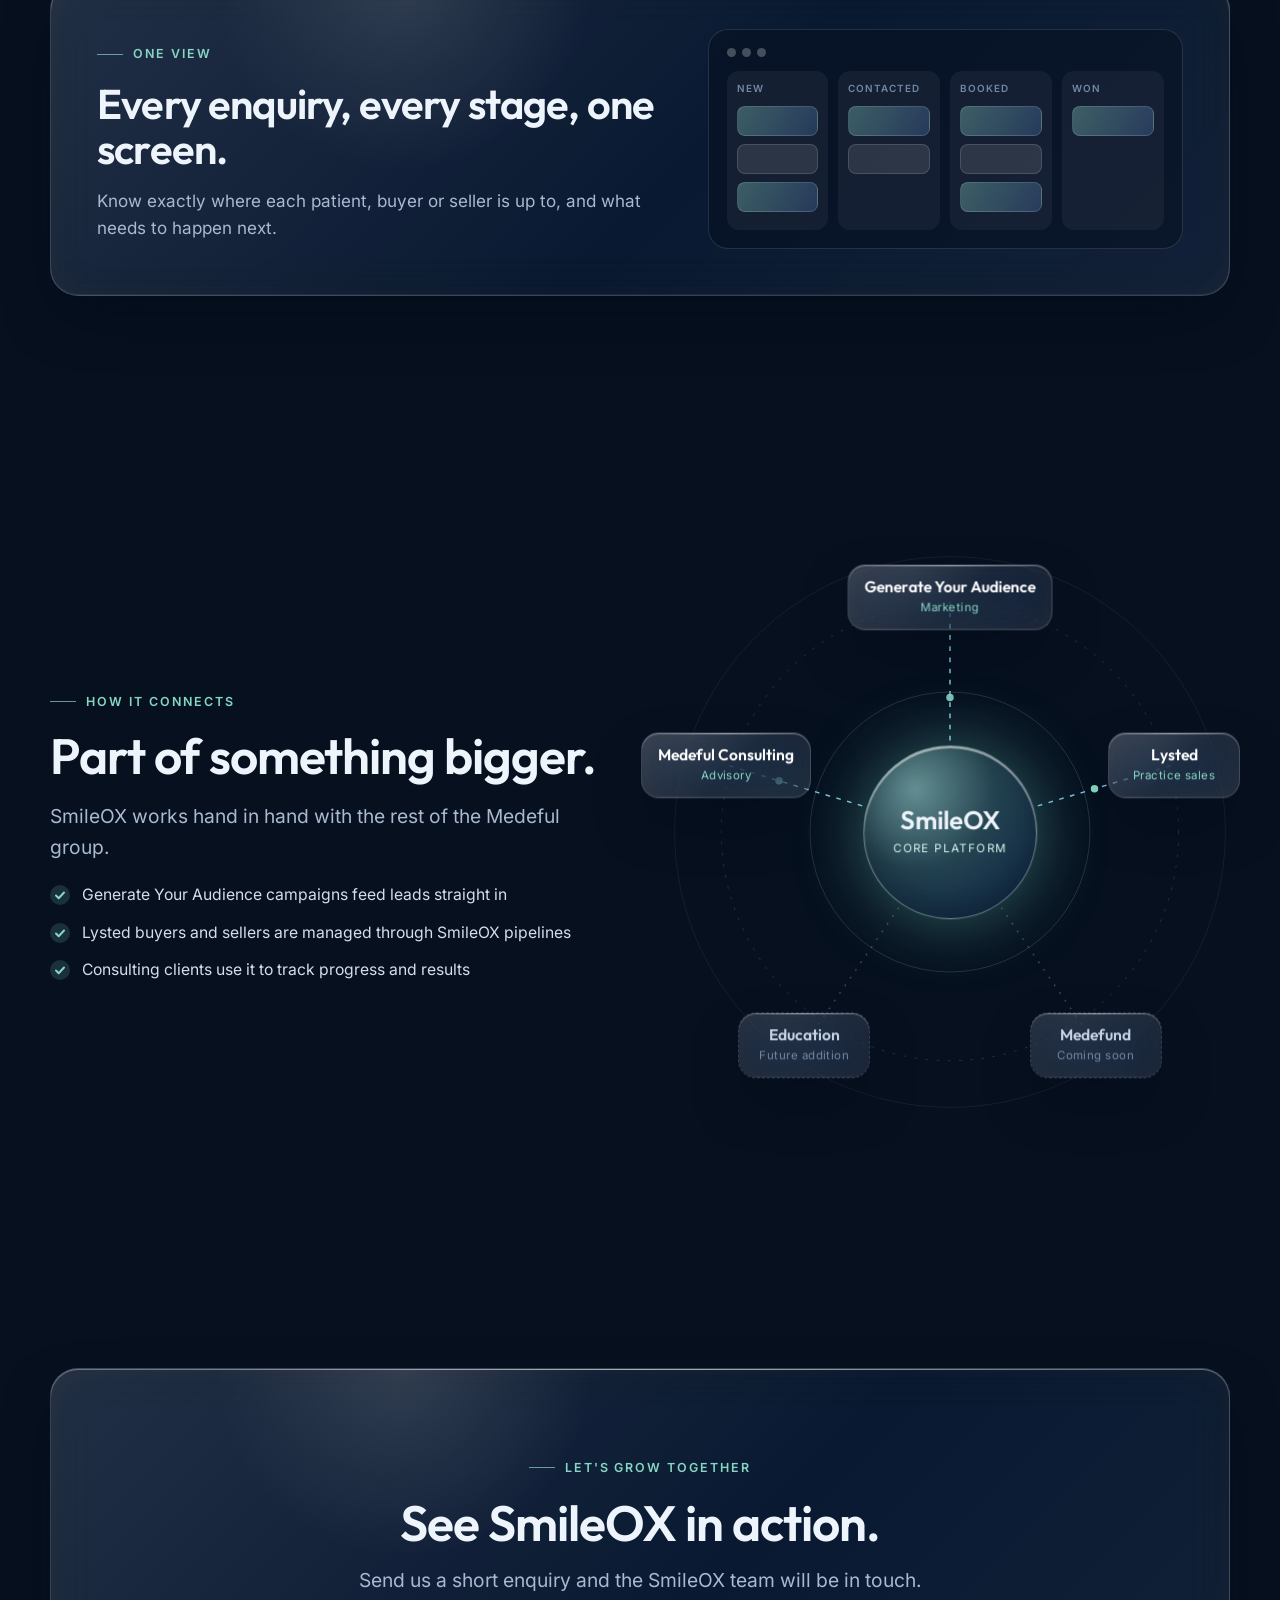
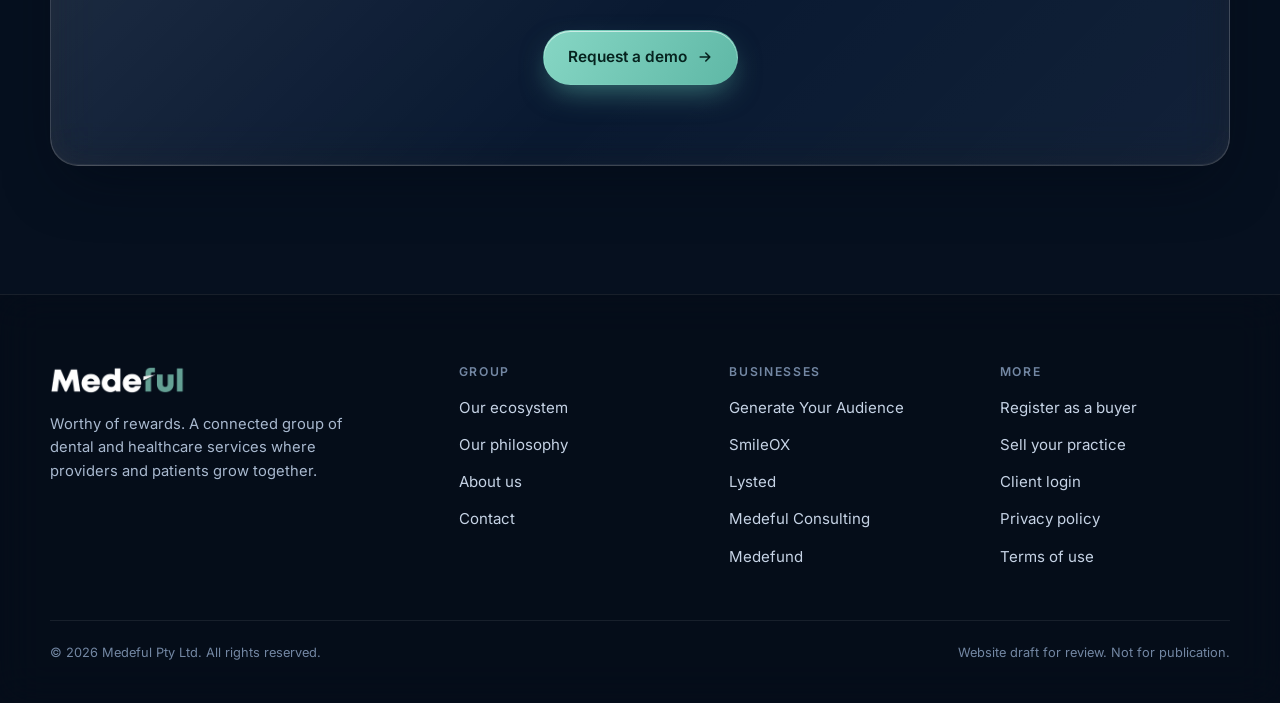
<file: smileox.html>
<!DOCTYPE html>
<html lang="en-AU">
<head>
<meta charset="utf-8">
<meta name="viewport" content="width=device-width, initial-scale=1">
<title>SmileOX | Medeful</title>
<meta name="description" content="SmileOX is the CRM and automation platform built for dental. It captures every enquiry, keeps follow-up on track and connects every service in the Medeful group.">
<meta name="robots" content="noindex">
<meta name="theme-color" content="#0a1930">
<link rel="icon" href="assets/favicon.svg" type="image/svg+xml">
<link rel="stylesheet" href="assets/styles.css">
</head>
<body>
<div class="ambient" aria-hidden="true"><div class="orb a"></div><div class="orb b"></div><div class="orb c"></div></div>
<header class="nav">
  <div class="wrap"><div class="nav-inner glass">
    <a class="nav-logo" href="index.html" aria-label="Medeful home"><img src="assets/logo-dark.png" alt="Medeful" width="119" height="26"></a>
    <ul class="nav-links"><li><a href="ecosystem.html">Ecosystem</a></li><li><a href="businesses.html" class="active">Businesses</a></li><li><a href="philosophy.html">Philosophy</a></li><li><a href="about.html">About</a></li><li><a href="contact.html">Contact</a></li></ul>
    <div class="nav-cta"><a class="login" href="#">Client login</a><a class="btn btn-primary" href="contact.html">Get in touch <svg viewBox="0 0 20 20" fill="none" stroke="currentColor" stroke-width="2" stroke-linecap="round" stroke-linejoin="round"><path d="M4 10h12M11 5l5 5-5 5"/></svg></a>
      <button class="burger" aria-label="Menu" aria-expanded="false"><span></span><span></span><span></span></button></div>
  </div></div>
  <nav class="mobile-menu glass"><a href="ecosystem.html">Ecosystem</a><a href="businesses.html" class="active">Businesses</a><a href="philosophy.html">Philosophy</a><a href="about.html">About</a><a href="contact.html">Contact</a><a href="#">Client login</a><a class="btn btn-primary" href="contact.html">Get in touch <svg viewBox="0 0 20 20" fill="none" stroke="currentColor" stroke-width="2" stroke-linecap="round" stroke-linejoin="round"><path d="M4 10h12M11 5l5 5-5 5"/></svg></a></nav>
</header>
<main>

<section class="page-hero"><div class="wrap">
  <div class="pill glass reveal"><b>SmileOX</b> A Medeful company</div>
  <h1 class="reveal" style="--d:.08s">The platform at the <span class="grad">centre of it all.</span></h1>
  <p class="lead reveal" style="--d:.16s">SmileOX is the CRM and automation platform built for dental. It captures every enquiry, keeps follow-up on track and connects every service in the Medeful group.</p>
  <div class="btn-row reveal" style="--d:.24s"><a class="btn btn-primary" href="contact.html?interest=technology">Request a demo <svg viewBox="0 0 20 20" fill="none" stroke="currentColor" stroke-width="2" stroke-linecap="round" stroke-linejoin="round"><path d="M4 10h12M11 5l5 5-5 5"/></svg></a><a class="btn btn-ghost" href="ecosystem.html">See the ecosystem <svg viewBox="0 0 20 20" fill="none" stroke="currentColor" stroke-width="2" stroke-linecap="round" stroke-linejoin="round"><path d="M4 10h12M11 5l5 5-5 5"/></svg></a></div>
</div></section>
<section style="padding-top:20px"><div class="wrap">
  <div class="section-head reveal"><span class="eyebrow">What we do</span><h2>SmileOX services.</h2></div>
  <div class="grid g3"><div class="card glass reveal" style="--d:0.0s"><div class="icon"><svg viewBox="0 0 24 24"><circle cx="5" cy="6" r="2.5"/><circle cx="19" cy="12" r="2.5"/><circle cx="5" cy="18" r="2.5"/><path d="M7.5 6H12a3 3 0 013 3v0a3 3 0 003 3M7.5 18H12a3 3 0 003-3"/></svg></div><h3>Lead management</h3><p>Every enquiry in one pipeline, from first contact to booked.</p></div><div class="card glass reveal" style="--d:0.06s"><div class="icon"><svg viewBox="0 0 24 24"><path d="M4 6a3 3 0 013-3h10a3 3 0 013 3v7a3 3 0 01-3 3h-5l-5 4v-4a3 3 0 01-3-3z"/></svg></div><h3>Communication</h3><p>Email, SMS and chat with patients from a single inbox.</p></div><div class="card glass reveal" style="--d:0.12s"><div class="icon"><svg viewBox="0 0 24 24"><path d="M12 3v4M12 17v4M3 12h4M17 12h4M6 6l2.5 2.5M15.5 15.5L18 18M18 6l-2.5 2.5M8.5 15.5L6 18"/></svg></div><h3>Automation</h3><p>Follow-ups, reminders and workflows that run themselves.</p></div><div class="card glass reveal" style="--d:0.18s"><div class="icon"><svg viewBox="0 0 24 24"><path d="M4 19h16M6 16l4-5 3 3 5-7"/><path d="M14 7h4v4"/></svg></div><h3>Reporting</h3><p>See what is working across marketing and the front desk.</p></div><div class="card glass reveal" style="--d:0.24s"><div class="icon"><svg viewBox="0 0 24 24"><circle cx="9" cy="8" r="3.5"/><path d="M2.5 20c.5-3.5 3-5.5 6.5-5.5s6 2 6.5 5.5"/><circle cx="17.5" cy="9" r="2.5"/><path d="M17 14.5c2.5.2 4 1.7 4.5 4.5"/></svg></div><h3>Onboarding</h3><p>Guided setup so your team is confident from week one.</p></div><div class="card glass reveal" style="--d:0.3s"><div class="icon"><svg viewBox="0 0 24 24"><path d="M12 3l8 3v6c0 4.5-3.2 8-8 9-4.800-1-8-4.5-8-9V6z"/><path d="M9 12l2 2 4-4"/></svg></div><h3>Platform support</h3><p>Local help from people who understand practices.</p></div></div>
</div></section>
<section><div class="wrap"><div class="band glass reveal">
  <div><span class="eyebrow">One view</span><h2 style="font-size:clamp(1.8rem,3.4vw,2.6rem);margin-bottom:16px">Every enquiry, every stage, one screen.</h2><p>Know exactly where each patient, buyer or seller is up to, and what needs to happen next.</p></div>
  <div class="mock" aria-hidden="true"><div class="bar"><i></i><i></i><i></i></div><div class="cols">
    <div class="col"><h5>New</h5><div class="chip"></div><div class="chip"></div><div class="chip"></div></div>
    <div class="col"><h5>Contacted</h5><div class="chip"></div><div class="chip"></div></div>
    <div class="col"><h5>Booked</h5><div class="chip"></div><div class="chip"></div><div class="chip"></div></div>
    <div class="col"><h5>Won</h5><div class="chip"></div></div></div></div>
</div></div></section>
<section><div class="wrap split">
  <div class="reveal"><span class="eyebrow">How it connects</span><h2 style="margin-bottom:18px">Part of something bigger.</h2><p class="lead">SmileOX works hand in hand with the rest of the Medeful group.</p><ul class="checks"><li>Generate Your Audience campaigns feed leads straight in</li><li>Lysted buyers and sellers are managed through SmileOX pipelines</li><li>Consulting clients use it to track progress and results</li></ul></div>
  <div class="reveal" style="--d:.12s"><div class="eco ">
  <svg viewBox="0 0 600 600" aria-hidden="true">
    <defs><linearGradient id="spokeGrad" gradientUnits="userSpaceOnUse" x1="0" y1="0" x2="600" y2="600"><stop offset="0" stop-color="#86d6c4"/><stop offset="1" stop-color="#6fa8ff"/></linearGradient></defs>
    <circle class="ring" cx="300" cy="300" r="150"/><circle class="ring dash" cx="300" cy="300" r="245"/><circle class="ring" cx="300" cy="300" r="295" opacity=".5"/>
    <line class="spoke" x1="300" y1="202" x2="300" y2="48"/><line class="spoke" x1="394" y1="272" x2="540" y2="228"/><line class="spoke soft" x1="355" y1="381" x2="456" y2="528"/><line class="spoke soft" x1="245" y1="381" x2="144" y2="528"/><line class="spoke" x1="206" y1="272" x2="60" y2="228"/><circle r="4" fill="#86d6c4"><animateMotion dur="3.0s" repeatCount="indefinite" path="M300,48 L300,202"/><animate attributeName="opacity" values="0;1;1;0" dur="3.0s" repeatCount="indefinite"/></circle><circle r="4" fill="#86d6c4"><animateMotion dur="3.6s" repeatCount="indefinite" path="M540,228 L394,272"/><animate attributeName="opacity" values="0;1;1;0" dur="3.6s" repeatCount="indefinite"/></circle><circle r="4" fill="#86d6c4"><animateMotion dur="5.4s" repeatCount="indefinite" path="M60,228 L206,272"/><animate attributeName="opacity" values="0;1;1;0" dur="5.4s" repeatCount="indefinite"/></circle>
  </svg>
  <a class="eco-core" href="smileox.html"><span><strong>SmileOX</strong><small>Core platform</small></span></a>
  <a class="eco-node glass " href="generate-your-audience.html" style="left:50%;top:8%"><b>Generate Your Audience</b><span>Marketing</span></a><a class="eco-node glass " href="lysted.html" style="left:90%;top:38%"><b>Lysted</b><span>Practice sales</span></a><a class="eco-node glass future" href="medefund.html" style="left:76%;top:88%"><b>Medefund</b><span>Coming soon</span></a><a class="eco-node glass future" href="businesses.html" style="left:24%;top:88%"><b>Education</b><span>Future addition</span></a><a class="eco-node glass " href="consulting.html" style="left:10%;top:38%"><b>Medeful Consulting</b><span>Advisory</span></a>
</div></div>
</div></section>
<section><div class="wrap"><div class="cta glass reveal"><span class="eyebrow">Let's grow together</span><h2>See SmileOX in action.</h2><p class="lead" style="margin-inline:auto">Send us a short enquiry and the SmileOX team will be in touch.</p><div class="btn-row"><a class="btn btn-primary" href="contact.html?interest=technology">Request a demo <svg viewBox="0 0 20 20" fill="none" stroke="currentColor" stroke-width="2" stroke-linecap="round" stroke-linejoin="round"><path d="M4 10h12M11 5l5 5-5 5"/></svg></a></div></div></div></section>

</main>
<footer>
  <div class="wrap">
    <div class="foot">
      <div><img src="assets/logo-dark.png" alt="Medeful" width="137" height="30"><p>Worthy of rewards. A connected group of dental and healthcare services where providers and patients grow together.</p></div>
      <div><h4>Group</h4><ul><li><a href="ecosystem.html">Our ecosystem</a></li><li><a href="philosophy.html">Our philosophy</a></li><li><a href="about.html">About us</a></li><li><a href="contact.html">Contact</a></li></ul></div>
      <div><h4>Businesses</h4><ul><li><a href="generate-your-audience.html">Generate Your Audience</a></li><li><a href="smileox.html">SmileOX</a></li><li><a href="lysted.html">Lysted</a></li><li><a href="consulting.html">Medeful Consulting</a></li><li><a href="medefund.html">Medefund</a></li></ul></div>
      <div><h4>More</h4><ul><li><a href="lysted.html#register">Register as a buyer</a></li><li><a href="lysted.html#sell">Sell your practice</a></li><li><a href="#">Client login</a></li><li><a href="#">Privacy policy</a></li><li><a href="#">Terms of use</a></li></ul></div>
    </div>
    <div class="legal"><span>&copy; 2026 Medeful Pty Ltd. All rights reserved.</span><span>Website draft for review. Not for publication.</span></div>
  </div>
</footer>
<script src="assets/app.js" defer></script>
</body>
</html>
</file>
<file: assets/styles.css>
/* Medeful website draft. Brand: navy + teal, liquid glass surfaces. */
@font-face{font-family:"Outfit";src:url("fonts/outfit-latin-wght-normal.woff2") format("woff2");font-weight:100 900;font-display:swap}
@font-face{font-family:"Inter";src:url("fonts/inter-latin-wght-normal.woff2") format("woff2");font-weight:100 900;font-display:swap}
@view-transition{navigation:auto}

:root{
  --navy-950:#06101f; --navy-900:#0a1930; --navy-800:#10264a; --navy:#1a3763;
  --teal:#65a195; --teal-bright:#86d6c4; --teal-soft:rgba(134,214,196,.16);
  --sky:#6fa8ff; --violet:#8f8bff;
  --text:#eef4fb; --muted:#a9b9cf; --faint:#7387a3;
  --glass-bg:linear-gradient(135deg,rgba(255,255,255,.13),rgba(255,255,255,.035) 55%,rgba(255,255,255,.07));
  --glass-border:rgba(255,255,255,.17);
  --radius:28px; --radius-sm:18px;
  --ease:cubic-bezier(.2,.8,.2,1);
  --wrap:1180px;
}
*{box-sizing:border-box;margin:0;padding:0}
html{scroll-behavior:smooth;-webkit-text-size-adjust:100%}
body{font-family:Inter,system-ui,sans-serif;color:var(--text);background:var(--navy-950);line-height:1.6;font-size:17px;overflow-x:hidden;min-height:100vh;-webkit-font-smoothing:antialiased}
img{max-width:100%;display:block}
a{color:inherit;text-decoration:none}
h1,h2,h3,h4{font-family:Outfit,Inter,sans-serif;font-weight:600;line-height:1.08;letter-spacing:-.02em}
h1{font-size:clamp(2.6rem,6.2vw,5rem)}
h2{font-size:clamp(2rem,4vw,3.1rem)}
h3{font-size:1.3rem;letter-spacing:-.01em;line-height:1.2}
p{color:var(--muted)}
.wrap{width:min(var(--wrap),calc(100% - 44px));margin-inline:auto}
.grad{background:linear-gradient(100deg,#fff 10%,var(--teal-bright) 55%,var(--sky));-webkit-background-clip:text;background-clip:text;color:transparent}
.eyebrow{display:inline-flex;align-items:center;gap:10px;font-size:.78rem;font-weight:600;letter-spacing:.16em;text-transform:uppercase;color:var(--teal-bright);margin-bottom:18px}
.eyebrow::before{content:"";width:26px;height:1px;background:var(--teal-bright);opacity:.7}
.lead{font-size:clamp(1.05rem,1.5vw,1.25rem);max-width:60ch}
section{padding:clamp(70px,10vw,130px) 0;position:relative}
.center{text-align:center}.center .lead{margin-inline:auto}.center .eyebrow::after{content:"";width:26px;height:1px;background:var(--teal-bright);opacity:.7}

/* ---------- ambient background ---------- */
.ambient{position:fixed;inset:0;z-index:-2;overflow:hidden;background:
  radial-gradient(1200px 700px at 80% -10%,#17386e 0%,transparent 60%),
  radial-gradient(900px 600px at -10% 30%,#0f3550 0%,transparent 60%),
  linear-gradient(180deg,var(--navy-900),var(--navy-950))}
.orb{position:absolute;border-radius:50%;filter:blur(70px);opacity:.55;will-change:transform}
.orb.a{width:520px;height:520px;background:#3fb7a2;top:-120px;right:-80px;animation:drift1 26s ease-in-out infinite}
.orb.b{width:460px;height:460px;background:#3d6fe0;top:38%;left:-160px;animation:drift2 32s ease-in-out infinite}
.orb.c{width:380px;height:380px;background:#7f6bff;bottom:-140px;right:18%;opacity:.35;animation:drift3 30s ease-in-out infinite}
.ambient::after{content:"";position:absolute;inset:0;background-image:linear-gradient(rgba(255,255,255,.035) 1px,transparent 1px),linear-gradient(90deg,rgba(255,255,255,.035) 1px,transparent 1px);background-size:64px 64px;mask-image:radial-gradient(ellipse at 50% 30%,#000 10%,transparent 70%);-webkit-mask-image:radial-gradient(ellipse at 50% 30%,#000 10%,transparent 70%)}
@keyframes drift1{50%{transform:translate(-140px,160px) scale(1.15)}}
@keyframes drift2{50%{transform:translate(180px,-90px) scale(.9)}}
@keyframes drift3{50%{transform:translate(-120px,-140px) scale(1.2)}}

/* ---------- liquid glass ---------- */
.glass{position:relative;background:var(--glass-bg);border:1px solid var(--glass-border);border-radius:var(--radius);
  -webkit-backdrop-filter:blur(22px) saturate(170%);backdrop-filter:blur(22px) saturate(170%);
  box-shadow:inset 0 1px 0 rgba(255,255,255,.34),inset 0 -1px 0 rgba(255,255,255,.06),inset 0 0 28px rgba(255,255,255,.03),0 24px 60px -18px rgba(2,8,20,.6);
  isolation:isolate;overflow:hidden}
.glass::before{content:"";position:absolute;inset:0;border-radius:inherit;pointer-events:none;z-index:-1;
  background:radial-gradient(420px circle at var(--mx,30%) var(--my,0%),rgba(255,255,255,.2),transparent 45%);opacity:.55;transition:opacity .4s}
.glass::after{content:"";position:absolute;left:8%;right:8%;top:0;height:1px;background:linear-gradient(90deg,transparent,rgba(255,255,255,.75),transparent);opacity:.6;pointer-events:none}
.card{padding:30px;transition:transform .5s var(--ease),box-shadow .5s var(--ease),border-color .4s}
a.card:hover,.card.hover:hover{transform:translateY(-6px);border-color:rgba(134,214,196,.45);box-shadow:inset 0 1px 0 rgba(255,255,255,.4),0 34px 70px -20px rgba(2,8,20,.75),0 0 0 1px rgba(134,214,196,.12)}
.card h3{margin-bottom:10px}
.card p{font-size:.96rem}

/* ---------- buttons ---------- */
.btn{display:inline-flex;align-items:center;gap:10px;padding:14px 24px;border-radius:999px;font-weight:600;font-size:.96rem;border:1px solid transparent;cursor:pointer;font-family:inherit;transition:transform .35s var(--ease),box-shadow .35s,background .35s;white-space:nowrap}
.btn svg{width:16px;height:16px;transition:transform .35s var(--ease)}
.btn:hover svg{transform:translateX(4px)}
.btn-primary{background:linear-gradient(120deg,var(--teal-bright),#5fb8a6);color:#06231f;box-shadow:inset 0 1px 0 rgba(255,255,255,.6),0 12px 30px -8px rgba(101,201,180,.55)}
.btn-primary:hover{transform:translateY(-2px);box-shadow:inset 0 1px 0 rgba(255,255,255,.7),0 18px 38px -8px rgba(101,201,180,.7)}
.btn-ghost{background:rgba(255,255,255,.07);border-color:rgba(255,255,255,.2);color:var(--text);-webkit-backdrop-filter:blur(14px);backdrop-filter:blur(14px);box-shadow:inset 0 1px 0 rgba(255,255,255,.25)}
.btn-ghost:hover{background:rgba(255,255,255,.13);transform:translateY(-2px)}
.btn-row{display:flex;flex-wrap:wrap;gap:14px;margin-top:34px}
.link{display:inline-flex;align-items:center;gap:8px;color:var(--teal-bright);font-weight:600;font-size:.92rem;margin-top:16px}
.link svg{width:15px;height:15px;transition:transform .35s var(--ease)}
a:hover .link svg,.link:hover svg{transform:translateX(5px)}

/* ---------- nav ---------- */
.nav{position:fixed;top:16px;left:0;right:0;z-index:50;transition:transform .5s var(--ease)}
.nav-inner{display:flex;align-items:center;justify-content:space-between;gap:20px;padding:10px 12px 10px 22px;border-radius:999px;overflow:visible}
.nav-inner::before,.nav-inner::after{border-radius:999px}
.nav-logo img{height:26px;width:auto}
.nav-links{display:flex;gap:4px;list-style:none}
.nav-links a{padding:9px 15px;border-radius:999px;font-size:.92rem;font-weight:500;color:#d5e0ee;transition:background .3s,color .3s}
.nav-links a:hover{background:rgba(255,255,255,.1);color:#fff}
.nav-links a.active{background:rgba(134,214,196,.18);color:#fff;box-shadow:inset 0 1px 0 rgba(255,255,255,.25)}
.nav-cta{display:flex;align-items:center;gap:8px}
.nav-cta .login{font-size:.88rem;color:var(--muted);padding:9px 12px}
.nav-cta .login:hover{color:#fff}
.nav-cta .btn{padding:11px 20px;font-size:.9rem}
.burger{display:none;width:44px;height:44px;border-radius:50%;border:1px solid var(--glass-border);background:rgba(255,255,255,.08);cursor:pointer;position:relative}
.burger span{position:absolute;left:13px;right:13px;height:2px;background:#fff;border-radius:2px;transition:transform .35s var(--ease),top .35s var(--ease),opacity .2s}
.burger span:nth-child(1){top:16px}.burger span:nth-child(2){top:21px}.burger span:nth-child(3){top:26px}
.menu-open .burger span:nth-child(1){top:21px;transform:rotate(45deg)}
.menu-open .burger span:nth-child(2){opacity:0}
.menu-open .burger span:nth-child(3){top:21px;transform:rotate(-45deg)}
.mobile-menu{display:none}

/* ---------- hero ---------- */
.hero{padding-top:clamp(150px,18vw,210px);padding-bottom:clamp(60px,8vw,100px)}
.hero-grid{display:grid;grid-template-columns:1.12fr .88fr;gap:40px;align-items:center}
.hero h1{margin-bottom:26px;font-size:clamp(2.6rem,5.4vw,4.15rem)}
.pill{display:inline-flex;align-items:center;gap:10px;padding:8px 16px 8px 10px;border-radius:999px;font-size:.84rem;font-weight:500;color:#dbe7f5;margin-bottom:28px}
.pill b{background:var(--teal-soft);color:var(--teal-bright);padding:3px 10px;border-radius:999px;font-weight:600;font-size:.76rem;letter-spacing:.04em}
.page-hero{padding-top:clamp(150px,17vw,200px);padding-bottom:clamp(40px,6vw,70px)}
.page-hero h1{font-size:clamp(2.4rem,5.4vw,4.2rem);max-width:17ch;margin-bottom:22px}
.page-hero.center h1{margin-inline:auto}

/* ---------- ecosystem orbit diagram ---------- */
.eco{position:relative;width:100%;max-width:580px;aspect-ratio:1;margin-inline:auto}
.eco svg{position:absolute;inset:0;width:100%;height:100%;overflow:visible}
.eco .ring{fill:none;stroke:rgba(255,255,255,.14);stroke-width:1}
.eco .ring.dash{stroke-dasharray:3 9;animation:spin 80s linear infinite;transform-origin:300px 300px}
.eco .spoke{stroke:url(#spokeGrad);stroke-width:1.6;stroke-dasharray:5 7;animation:dash 2.2s linear infinite}
.eco .spoke.soft{stroke:rgba(255,255,255,.22);stroke-dasharray:2 8}
@keyframes dash{to{stroke-dashoffset:-24}}
@keyframes spin{to{transform:rotate(360deg)}}
.eco-core{position:absolute;left:50%;top:50%;width:31%;aspect-ratio:1;transform:translate(-50%,-50%);border-radius:50%;display:grid;place-items:center;text-align:center;
  background:radial-gradient(circle at 30% 25%,rgba(180,245,230,.55),rgba(101,161,149,.35) 45%,rgba(26,55,99,.5));border:1px solid rgba(255,255,255,.35);
  -webkit-backdrop-filter:blur(18px) saturate(180%);backdrop-filter:blur(18px) saturate(180%);
  box-shadow:inset 0 2px 1px rgba(255,255,255,.55),inset 0 -14px 30px rgba(6,16,31,.35),0 0 70px rgba(101,201,180,.45);animation:breathe 5s ease-in-out infinite}
.eco-core strong{font-family:Outfit;font-size:clamp(1.1rem,2.6vw,1.6rem);font-weight:600;display:block;line-height:1}
.eco-core small{font-size:clamp(.58rem,1.2vw,.72rem);letter-spacing:.12em;text-transform:uppercase;color:#d9f5ee;display:block;margin-top:6px}
@keyframes breathe{50%{box-shadow:inset 0 2px 1px rgba(255,255,255,.55),inset 0 -14px 30px rgba(6,16,31,.35),0 0 110px rgba(101,201,180,.7)}}
.eco-node{position:absolute;transform:translate(-50%,-50%);padding:12px 16px;border-radius:18px;min-width:132px;text-align:center;transition:transform .5s var(--ease),border-color .3s;animation:float 7s ease-in-out infinite}
.eco-node:hover{border-color:rgba(134,214,196,.6)}
.eco-node b{display:block;font-family:Outfit;font-weight:600;font-size:clamp(.78rem,1.5vw,.98rem);line-height:1.15;color:#fff}
.eco-node span{display:block;font-size:clamp(.6rem,1.1vw,.72rem);color:var(--teal-bright);margin-top:3px;letter-spacing:.04em}
.eco-node.future{border-style:dashed;background:rgba(255,255,255,.04)}
.eco-node.future b{color:#c5d2e4}.eco-node.future span{color:var(--faint)}
.eco-node:nth-of-type(2){animation-delay:-1.5s}.eco-node:nth-of-type(3){animation-delay:-3s}.eco-node:nth-of-type(4){animation-delay:-4.5s}.eco-node:nth-of-type(5){animation-delay:-2.2s}
@keyframes float{50%{margin-top:-9px}}

/* ---------- grids ---------- */
.grid{display:grid;gap:22px}
.g2{grid-template-columns:repeat(2,1fr)}.g3{grid-template-columns:repeat(3,1fr)}.g4{grid-template-columns:repeat(4,1fr)}.g5{grid-template-columns:repeat(5,1fr)}
.section-head{margin-bottom:54px}
.section-head h2{margin-bottom:18px;max-width:20ch}
.center .section-head h2,.section-head.center h2{margin-inline:auto}
.split{display:grid;grid-template-columns:1fr 1fr;gap:60px;align-items:center}
.icon{width:52px;height:52px;border-radius:16px;display:grid;place-items:center;margin-bottom:22px;background:linear-gradient(140deg,rgba(134,214,196,.35),rgba(111,168,255,.18));border:1px solid rgba(255,255,255,.22);box-shadow:inset 0 1px 0 rgba(255,255,255,.4)}
.icon svg{width:24px;height:24px;stroke:#fff;fill:none;stroke-width:1.7;stroke-linecap:round;stroke-linejoin:round}
.tag{display:inline-block;font-size:.7rem;font-weight:600;letter-spacing:.1em;text-transform:uppercase;padding:4px 11px;border-radius:999px;background:var(--teal-soft);color:var(--teal-bright);border:1px solid rgba(134,214,196,.25)}
.tag.soon{background:rgba(255,255,255,.07);color:#c9d6e8;border-color:rgba(255,255,255,.18)}
.biz-card{display:flex;flex-direction:column;min-height:270px}
.biz-card .tag{align-self:flex-start;margin-bottom:22px}
.biz-card .link{margin-top:auto;padding-top:18px}
.checks{list-style:none;display:grid;gap:12px;margin-top:20px}
.checks li{position:relative;padding-left:32px;color:#d2deee;font-size:.98rem}
.checks li::before{content:"";position:absolute;left:0;top:3px;width:20px;height:20px;border-radius:50%;background:var(--teal-soft) url("data:image/svg+xml,%3Csvg xmlns='http://www.w3.org/2000/svg' viewBox='0 0 20 20' fill='none' stroke='%2386d6c4' stroke-width='2' stroke-linecap='round' stroke-linejoin='round'%3E%3Cpath d='M6 10.5l2.7 2.7L14 7.5'/%3E%3C/svg%3E") center/cover}

/* ---------- journey ---------- */
.journey{position:relative}
.journey-track{position:absolute;left:8%;right:8%;top:46px;height:2px;background:rgba(255,255,255,.12);border-radius:2px;overflow:hidden}
.journey-track i{position:absolute;inset:0;background:linear-gradient(90deg,transparent,var(--teal-bright),transparent);width:30%;animation:slide 4s linear infinite}
@keyframes slide{from{transform:translateX(-100%)}to{transform:translateX(340%)}}
.step{text-align:center;padding:24px 16px 26px;border-radius:24px;cursor:pointer;transition:transform .5s var(--ease),background .5s,border-color .5s,opacity .5s;opacity:.72}
.step .n{width:46px;height:46px;border-radius:50%;margin:0 auto 18px;display:grid;place-items:center;font-family:Outfit;font-weight:600;background:rgba(10,25,48,.9);border:1px solid rgba(255,255,255,.25);transition:all .5s var(--ease);position:relative;z-index:1}
.step h3{font-size:1.25rem;margin-bottom:4px}
.step .who{font-size:.78rem;color:var(--teal-bright);letter-spacing:.06em;text-transform:uppercase;font-weight:600;margin-bottom:10px}
.step p{font-size:.88rem}
.step.active{opacity:1;transform:translateY(-8px);border-color:rgba(134,214,196,.5)}
.step.active .n{background:linear-gradient(140deg,var(--teal-bright),#4fa894);color:#06231f;border-color:transparent;box-shadow:0 0 30px rgba(134,214,196,.6)}

/* ---------- dual panel ---------- */
.dual{display:grid;grid-template-columns:1fr auto 1fr;gap:26px;align-items:stretch}
.dual .mid{display:grid;place-items:center;position:relative;width:120px}
.dual .mid .knot{width:96px;height:96px;border-radius:50%;display:grid;place-items:center;text-align:center;font-family:Outfit;font-weight:600;font-size:.82rem;line-height:1.15}
.dual .mid::before{content:"";position:absolute;left:-26px;right:-26px;top:50%;height:2px;background:linear-gradient(90deg,transparent,var(--teal-bright),transparent);opacity:.6}

/* ---------- stats / band ---------- */
.band{padding:46px;display:grid;grid-template-columns:1.2fr 1fr;gap:40px;align-items:center}
.mock{border-radius:20px;padding:18px;background:rgba(6,16,31,.55);border:1px solid rgba(255,255,255,.12)}
.mock .bar{display:flex;gap:6px;margin-bottom:14px}.mock .bar i{width:9px;height:9px;border-radius:50%;background:rgba(255,255,255,.25)}
.mock .cols{display:grid;grid-template-columns:repeat(4,1fr);gap:10px}
.mock .col{background:rgba(255,255,255,.05);border-radius:12px;padding:10px;min-height:150px}
.mock .col h5{font-size:.62rem;letter-spacing:.1em;text-transform:uppercase;color:var(--faint);margin-bottom:10px;font-family:Inter;font-weight:600}
.mock .chip{height:30px;border-radius:8px;margin-bottom:8px;background:linear-gradient(120deg,rgba(134,214,196,.35),rgba(111,168,255,.2));border:1px solid rgba(255,255,255,.14);animation:pulse 4s ease-in-out infinite}
.mock .chip:nth-child(odd){animation-delay:-2s;background:rgba(255,255,255,.1)}
@keyframes pulse{50%{opacity:.55}}

/* ---------- flow (lysted) ---------- */
.flow{display:grid;grid-template-columns:repeat(5,1fr);gap:14px;counter-reset:f}
.flow .f{padding:22px 18px;border-radius:22px;position:relative;counter-increment:f}
.flow .fn{font-family:Outfit;font-weight:600;color:var(--teal-bright);font-size:.9rem;display:block;margin-bottom:10px}
.flow .f h3{font-size:1.02rem;margin-bottom:6px}.flow .f p{font-size:.84rem}
.flow .f.core{background:linear-gradient(140deg,rgba(134,214,196,.3),rgba(26,55,99,.35))}

/* ---------- forms ---------- */
.form{padding:38px;display:grid;gap:18px}
.form .row{display:grid;grid-template-columns:1fr 1fr;gap:18px}
label{display:grid;gap:8px;font-size:.84rem;font-weight:500;color:#cfdbec}
input,select,textarea{font:inherit;font-size:.96rem;color:#fff;background:rgba(6,16,31,.45);border:1px solid rgba(255,255,255,.16);border-radius:14px;padding:13px 15px;width:100%;transition:border-color .3s,box-shadow .3s,background .3s;appearance:none;-webkit-appearance:none}
select{background-image:url("data:image/svg+xml,%3Csvg xmlns='http://www.w3.org/2000/svg' viewBox='0 0 20 20' fill='none' stroke='%23a9b9cf' stroke-width='2' stroke-linecap='round'%3E%3Cpath d='M5 8l5 5 5-5'/%3E%3C/svg%3E");background-repeat:no-repeat;background-position:right 14px center;background-size:16px;padding-right:40px}
select option{color:#111}
input::placeholder,textarea::placeholder{color:#6f84a1}
input:focus,select:focus,textarea:focus{outline:none;border-color:var(--teal-bright);box-shadow:0 0 0 4px rgba(134,214,196,.18);background:rgba(6,16,31,.65)}
.chips{display:flex;flex-wrap:wrap;gap:10px}
.chips label{display:inline-flex;cursor:pointer}
.chips input{position:absolute;opacity:0;width:0;height:0}
.chips span{padding:9px 16px;border-radius:999px;border:1px solid rgba(255,255,255,.18);background:rgba(255,255,255,.05);font-size:.88rem;color:#d5e0ee;transition:all .3s}
.chips input:checked+span{background:var(--teal-soft);border-color:var(--teal-bright);color:#fff}
.chips input:focus-visible+span{box-shadow:0 0 0 4px rgba(134,214,196,.25)}
.consent{display:flex;gap:12px;align-items:flex-start;font-weight:400;color:var(--muted);font-size:.84rem}
.consent input{width:20px;height:20px;flex:none;padding:0;border-radius:6px;appearance:auto;-webkit-appearance:auto;accent-color:var(--teal)}
.form-note{font-size:.78rem;color:var(--faint)}
.form-success{display:none;text-align:center;padding:50px 30px}
.form-success .icon{margin-inline:auto;width:64px;height:64px;border-radius:50%}
.form.sent>*:not(.form-success){display:none}.form.sent .form-success{display:block}

/* ---------- misc ---------- */
.quote{font-family:Outfit;font-size:clamp(1.5rem,3.2vw,2.5rem);line-height:1.25;letter-spacing:-.01em;color:#fff;max-width:24ch}
.person{text-align:center}
.avatar{width:92px;height:92px;border-radius:50%;margin:0 auto 18px;background:linear-gradient(140deg,rgba(134,214,196,.5),rgba(111,168,255,.25));border:1px solid rgba(255,255,255,.3);display:grid;place-items:center;font-family:Outfit;font-size:1.5rem;font-weight:600}
.cta{padding:clamp(40px,7vw,80px);text-align:center}
.cta h2{margin:0 auto 16px;max-width:18ch}
.cta .btn-row{justify-content:center}
.paths{display:grid;grid-template-columns:repeat(5,1fr);gap:16px}
.path{padding:24px 22px;border-radius:22px;display:flex;flex-direction:column;gap:6px;min-height:150px}
.path small{color:var(--teal-bright);font-weight:600;letter-spacing:.08em;text-transform:uppercase;font-size:.7rem}
.path b{font-family:Outfit;font-size:1.15rem;font-weight:600;line-height:1.2}
.path .link{margin-top:auto}

footer{padding:70px 0 40px;border-top:1px solid rgba(255,255,255,.08);background:rgba(4,10,20,.5);-webkit-backdrop-filter:blur(20px);backdrop-filter:blur(20px)}
.foot{display:grid;grid-template-columns:1.6fr 1fr 1fr 1fr;gap:40px}
.foot img{height:30px;margin-bottom:18px}
.foot h4{font-family:Inter;font-size:.76rem;letter-spacing:.14em;text-transform:uppercase;color:var(--faint);margin-bottom:16px;font-weight:600}
.foot ul{list-style:none;display:grid;gap:10px}
.foot a{color:#c6d3e5;font-size:.94rem}.foot a:hover{color:var(--teal-bright)}
.foot p{font-size:.92rem;max-width:34ch}
.legal{margin-top:50px;padding-top:22px;border-top:1px solid rgba(255,255,255,.08);display:flex;justify-content:space-between;gap:20px;flex-wrap:wrap;font-size:.8rem;color:var(--faint)}

/* ---------- reveal ---------- */
.reveal{opacity:0;transform:translateY(34px) scale(.985);filter:blur(6px);transition:opacity .9s var(--ease),transform .9s var(--ease),filter .9s var(--ease);transition-delay:var(--d,0s)}
.reveal.in{opacity:1;transform:none;filter:none}
::view-transition-old(root){animation:.35s var(--ease) both vt-out}
::view-transition-new(root){animation:.55s var(--ease) both vt-in}
@keyframes vt-out{to{opacity:0;transform:scale(.985);filter:blur(8px)}}
@keyframes vt-in{from{opacity:0;transform:translateY(18px);filter:blur(8px)}}

/* ---------- responsive ---------- */
@media (max-width:1020px){
  .nav-links,.nav-cta .login,.nav-cta .btn{display:none}.burger{display:block}
  .mobile-menu{display:grid;gap:4px;position:fixed;top:86px;left:22px;right:22px;padding:18px;border-radius:26px;opacity:0;pointer-events:none;transform:translateY(-12px) scale(.98);transition:all .4s var(--ease);z-index:49}
  .mobile-menu a{padding:13px 16px;border-radius:14px;font-weight:500}
  .mobile-menu a:hover,.mobile-menu a.active{background:rgba(255,255,255,.1)}
  .mobile-menu .btn{justify-content:center;margin-top:8px}
  .menu-open .mobile-menu{opacity:1;pointer-events:auto;transform:none}
  .hero-grid,.split,.band{grid-template-columns:1fr}
  .g4,.g5,.paths{grid-template-columns:repeat(2,1fr)}.g3{grid-template-columns:repeat(2,1fr)}
  .flow{grid-template-columns:repeat(2,1fr)}
  .journey .g5{grid-template-columns:1fr}.journey-track{display:none}.step{opacity:1;text-align:left;display:grid;grid-template-columns:46px 1fr;column-gap:18px}.step .n{margin:0;grid-row:span 3}.step.active{transform:none}
  .dual{grid-template-columns:1fr}.dual .mid{width:auto;height:110px}.dual .mid::before{left:50%;right:auto;top:-26px;bottom:-26px;width:2px;height:auto;background:linear-gradient(180deg,transparent,var(--teal-bright),transparent)}
  .foot{grid-template-columns:1fr 1fr}
}
@media (max-width:640px){
  body{font-size:16px}
  .g2,.g3,.g4,.g5,.paths,.flow,.form .row,.foot{grid-template-columns:1fr}
  .card,.form{padding:24px}.band{padding:26px}
  .eco-node{min-width:104px;padding:9px 10px}
  .eco{width:calc(100% - 96px)}
  .mock .cols{grid-template-columns:repeat(2,1fr)}
}
@media (prefers-reduced-motion:reduce){
  *,*::before,*::after{animation:none!important;transition:none!important}
  .reveal{opacity:1;transform:none;filter:none}
  @view-transition{navigation:none}
}
.card[style*="display:flex"] .icon{margin-bottom:0;flex:none}
</file>
